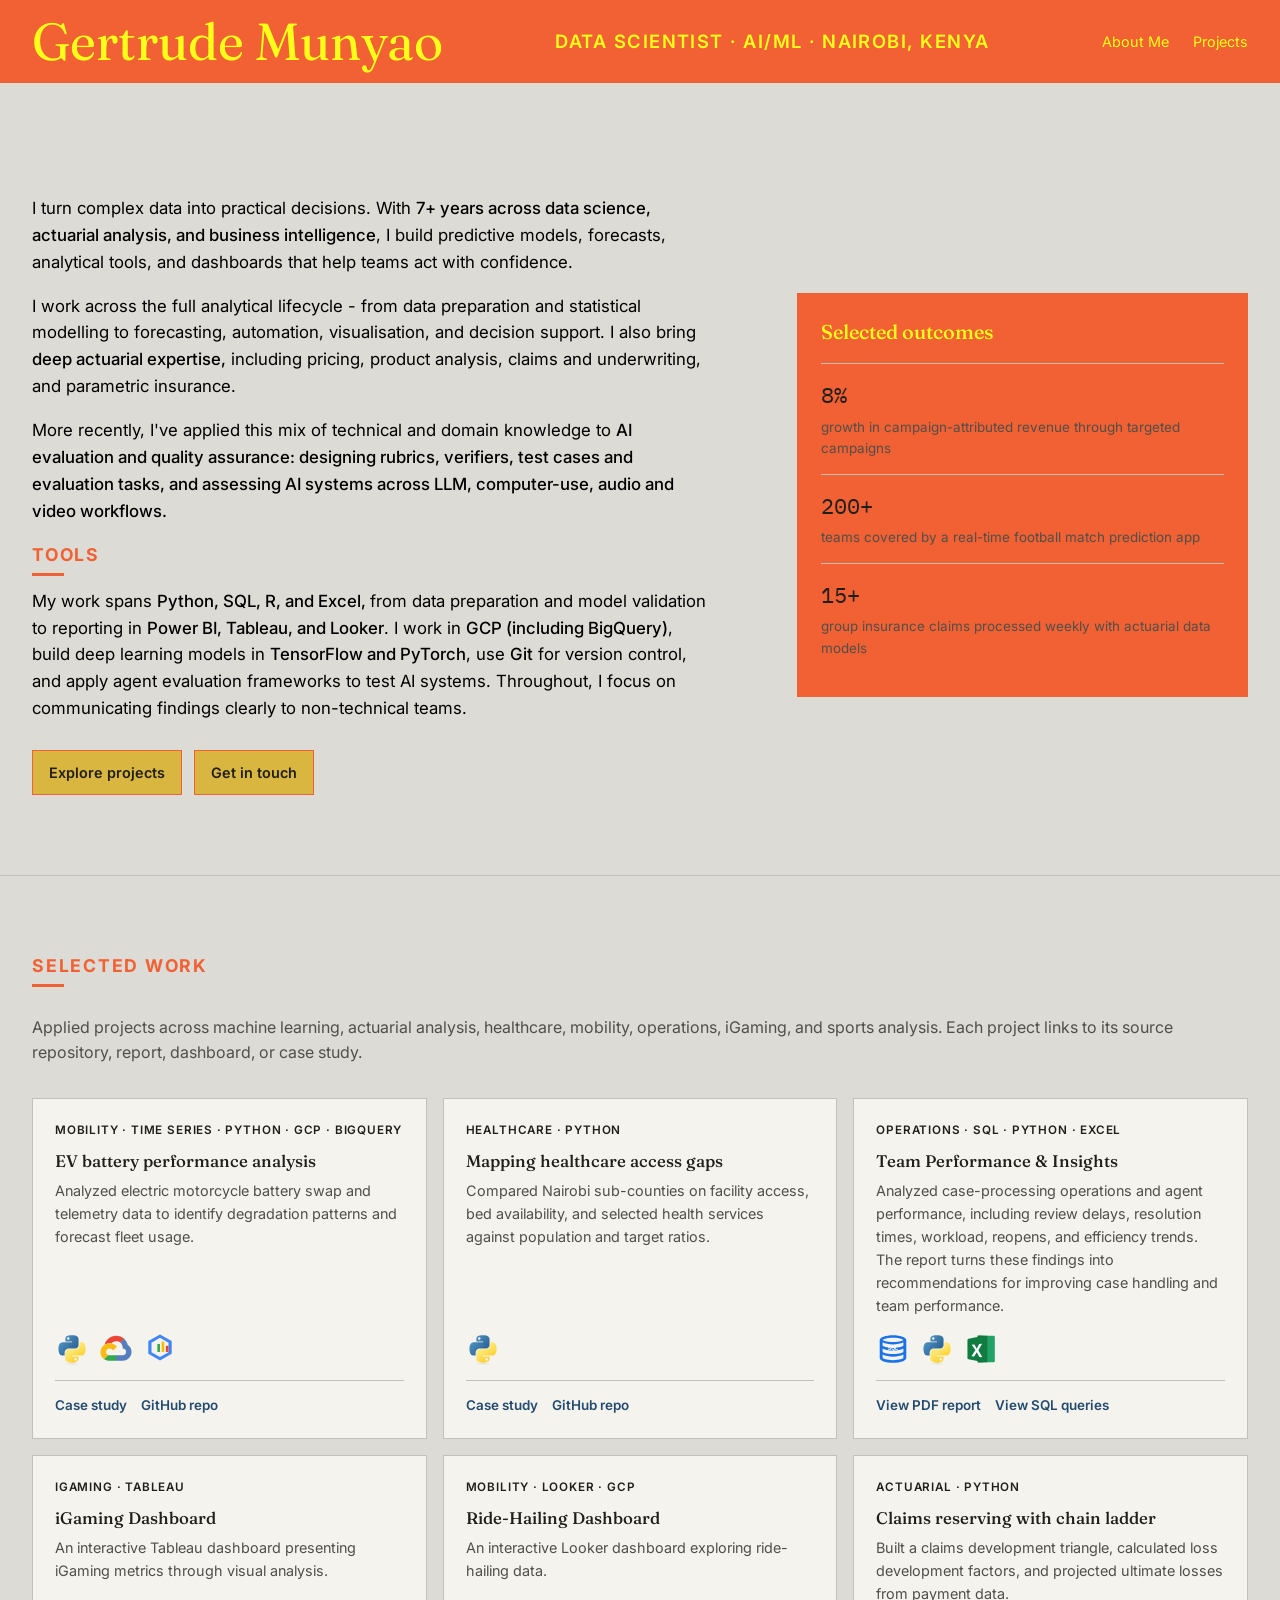
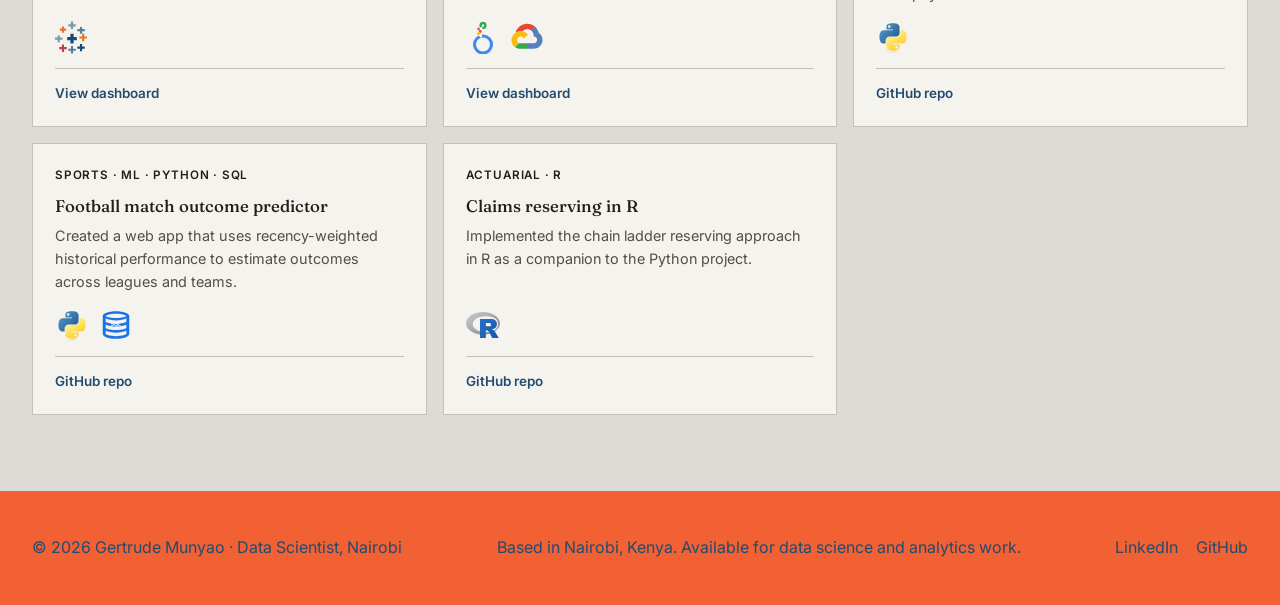
<file: index.html>
<html lang="en">
  <head>
    <meta charset="utf-8" />
    <meta name="viewport" content="width=device-width, initial-scale=1" />
    <meta
      name="description"
      content="Gertrude Munyao is a Nairobi-based data scientist working across machine learning, actuarial analysis, forecasting, and business intelligence."
    />
    <title>Gertrude Munyao | Data Scientist</title>

    <link rel="preconnect" href="https://fonts.googleapis.com" />
    <link rel="preconnect" href="https://fonts.gstatic.com" crossorigin />
    <link
      href="https://fonts.googleapis.com/css2?family=Fraunces:opsz,wght@9..144,500;9..144,600&family=Inter:wght@400;500;600&family=IBM+Plex+Mono:wght@500&display=swap"
      rel="stylesheet"
    />
    <link rel="stylesheet" href="styles.css" />
  </head>

  <body>
    <a class="skip-link" href="#main">Skip to content</a>

    <nav aria-label="Main navigation">
      <div class="wrap">
        <a class="brand" href="#top">Gertrude Munyao</a>
        <p class="eyebrow">Data Scientist · AI/ML · Nairobi, Kenya</p>
        <div class="nav-links">
          <a href="about-me.html">About Me</a>
          <a href="my-projects.html">Projects</a>
        </div>
      </div>
    </nav>

    <main id="main">
      <header class="hero" id="top">
        <div class="wrap hero-grid">
          <div>
            <p class="hero-copy">
              I turn complex data into practical decisions. With
              <strong>7+ years across data science, actuarial analysis, and business intelligence</strong>, I build
              predictive models, forecasts, analytical tools, and dashboards that help teams act with confidence.
            </p>
            <p class="hero-copy">
              I work across the full analytical lifecycle - from data preparation and statistical modelling to
              forecasting, automation, visualisation, and decision support. I also bring
              <strong>deep actuarial expertise,</strong> including pricing, product analysis, claims and underwriting,
              and parametric insurance.
            </p>
            <p class="hero-copy">
              More recently, I've applied this mix of technical and domain knowledge to
              <strong
                >AI evaluation and quality assurance: designing rubrics, verifiers, test cases and evaluation tasks, and
                assessing AI systems across LLM, computer-use, audio and video workflows.</strong
              >
            </p>

            <p class="section-label tools-label">Tools</p>

            <p class="hero-copy">
              My work spans <strong>Python, SQL, R, and Excel, </strong>from data preparation and model validation to
              reporting in <strong>Power BI, Tableau, and Looker</strong>. I work in
              <strong>GCP (including BigQuery)</strong>, build deep learning models in
              <strong>TensorFlow and PyTorch</strong>, use <strong>Git</strong> for version control, and apply agent
              evaluation frameworks to test AI systems. Throughout, I focus on communicating findings clearly to
              non-technical teams.
            </p>
            <div class="hero-actions">
              <a class="button primary" href="my-projects.html">Explore projects</a>
              <a class="button" href="https://www.linkedin.com/in/gertrude-munyao-5137a01b9/">Get in touch</a>
            </div>
          </div>

          <aside class="impact" aria-label="Selected work outcomes">
            <h2>Selected outcomes</h2>
            <div class="impact-item">
              <span class="mono">8%</span>
              <p>growth in campaign-attributed revenue through targeted campaigns</p>
            </div>
            <div class="impact-item">
              <span class="mono">200+</span>
              <p>teams covered by a real-time football match prediction app</p>
            </div>
            <div class="impact-item">
              <span class="mono">15+</span>
              <p>group insurance claims processed weekly with actuarial data models</p>
            </div>
          </aside>
        </div>
      </header>

      <section class="content-section" id="work">
        <div class="wrap">
          <div class="section-heading">
            <div>
              <p class="section-label"><a href="my-projects.html">Selected work</a></p>
            </div>
            <p class="muted">
              Applied projects across machine learning, actuarial analysis, healthcare, mobility, operations, iGaming,
              and sports analysis. Each project links to its source repository, report, dashboard, or case study.
            </p>
          </div>

          <div class="project-grid">
            <article class="project-card">
              <span class="project-type">Mobility · Time series · Python · GCP · BigQuery</span>
              <h3>EV battery performance analysis</h3>
              <p>
                Analyzed electric motorcycle battery swap and telemetry data to identify degradation patterns and
                forecast fleet usage.
              </p>
              <div class="project-tools" aria-label="Tools and languages used">
                <img src="assets/logos/python.svg" alt="Python">
                <img src="assets/logos/google-cloud.svg" alt="Google Cloud Platform">
                <img src="assets/logos/bigquery.svg" alt="BigQuery">
              </div>
              <div class="project-links">
                <a href="projects/ev-battery-performance-analysis.html">Case study</a>
                <a href="https://github.com/MunyaoG/EV-Motorcycles-Battery-Data-Analysis">GitHub repo</a>
              </div>
            </article>

            <article class="project-card">
              <span class="project-type">Healthcare · Python</span>
              <h3>Mapping healthcare access gaps</h3>
              <p>
                Compared Nairobi sub-counties on facility access, bed availability, and selected health services against
                population and target ratios.
              </p>
              <div class="project-tools" aria-label="Tools and languages used">
                <img src="assets/logos/python.svg" alt="Python">
              </div>
              <div class="project-links">
                <a href="projects/nairobi-healthcare-access.html">Case study</a>
                <a href="https://github.com/MunyaoG/healthcare-gaps-analysis-python">GitHub repo</a>
              </div>
            </article>

            <article class="project-card">
              <span class="project-type">Operations · SQL · Python · Excel</span>
              <h3 class="project-title-wrap">Team Performance &amp; Insights</h3>
              <p>
                Analyzed case-processing operations and agent performance, including review delays, resolution times,
                workload, reopens, and efficiency trends. The report turns these findings into recommendations for
                improving case handling and team performance.
              </p>
              <div class="project-tools" aria-label="Tools and languages used">
                <img src="assets/logos/sql.svg" alt="SQL">
                <img src="assets/logos/python.svg" alt="Python">
                <img src="assets/logos/excel.svg" alt="Excel">
              </div>
              <div class="project-links">
                <a href="projects/Team%20Performance%20Analysis%20%26%20Recommendantions.pdf">View PDF report</a>
                <a href="projects/Team-Performance-Project-Queries.sql">View SQL queries</a>
              </div>
            </article>

            <article class="project-card">
              <span class="project-type">iGaming · Tableau</span>
              <h3>iGaming Dashboard</h3>
              <p>
                An interactive Tableau dashboard presenting iGaming metrics through visual analysis.
              </p>
              <div class="project-tools" aria-label="Tools and languages used">
                <img src="assets/logos/tableau.svg" alt="Tableau">
              </div>
              <div class="project-links">
                <a
                  href="https://public.tableau.com/views/iGamingDashboard/Dashboard1?:language=en-GB&amp;:sid=&amp;:redirect=auth&amp;:display_count=n&amp;:origin=viz_share_link"
                  target="_blank"
                  rel="noopener noreferrer"
                  >View dashboard</a
                >
              </div>
            </article>

            <article class="project-card">
              <span class="project-type">Mobility · Looker · GCP</span>
              <h3>Ride-Hailing Dashboard</h3>
              <p>
                An interactive Looker dashboard exploring ride-hailing data.
              </p>
              <div class="project-tools" aria-label="Tools and languages used">
                <img src="assets/logos/looker-studio.svg" alt="Looker">
                <img src="assets/logos/google-cloud.svg" alt="Google Cloud Platform">
              </div>
              <div class="project-links">
                <a
                  href="https://datastudio.google.com/reporting/c533dd17-061c-4fa8-85d5-b64051d76e69/page/p_zcm04hoxxd"
                  target="_blank"
                  rel="noopener noreferrer"
                  >View dashboard</a
                >
              </div>
            </article>

            <article class="project-card">
              <span class="project-type">Actuarial · Python</span>
              <h3>Claims reserving with chain ladder</h3>
              <p>
                Built a claims development triangle, calculated loss development factors, and projected ultimate losses
                from payment data.
              </p>
              <div class="project-tools" aria-label="Tools and languages used">
                <img src="assets/logos/python.svg" alt="Python">
              </div>
              <div class="project-links">
                <a href="https://github.com/MunyaoG/liability-projection-in-python">GitHub repo</a>
              </div>
            </article>

            <article class="project-card">
              <span class="project-type">Sports · ML · Python · SQL</span>
              <h3>Football match outcome predictor</h3>
              <p>
                Created a web app that uses recency-weighted historical performance to estimate outcomes across leagues
                and teams.
              </p>
              <div class="project-tools" aria-label="Tools and languages used">
                <img src="assets/logos/python.svg" alt="Python">
                <img src="assets/logos/sql.svg" alt="SQL">
              </div>
              <div class="project-links">
                <a href="https://github.com/MunyaoG/sports-match-outcome-prediction">GitHub repo</a>
              </div>
            </article>

            <article class="project-card">
              <span class="project-type">Actuarial · R</span>
              <h3>Claims reserving in R</h3>
              <p>
                Implemented the chain ladder reserving approach in R as a companion to the Python project.
              </p>
              <div class="project-tools" aria-label="Tools and languages used">
                <img src="assets/logos/r.svg" alt="R">
              </div>
              <div class="project-links">
                <a href="https://github.com/MunyaoG/liability-projection-in-R">GitHub repo</a>
              </div>
            </article>
          </div>
        </div>
      </section>
    </main>

    <footer>
      <div class="wrap footer-content">
        <p>© 2026 Gertrude Munyao · Data Scientist, Nairobi</p>
        <p>Based in Nairobi, Kenya. Available for data science and analytics work.</p>
        <div class="footer-links">
          <a href="https://www.linkedin.com/in/gertrude-munyao-5137a01b9/">LinkedIn</a>
          <a href="https://github.com/MunyaoG" target="_blank" rel="noopener noreferrer">GitHub</a>
        </div>
      </div>
    </footer>
  </body>
</html>
</file>
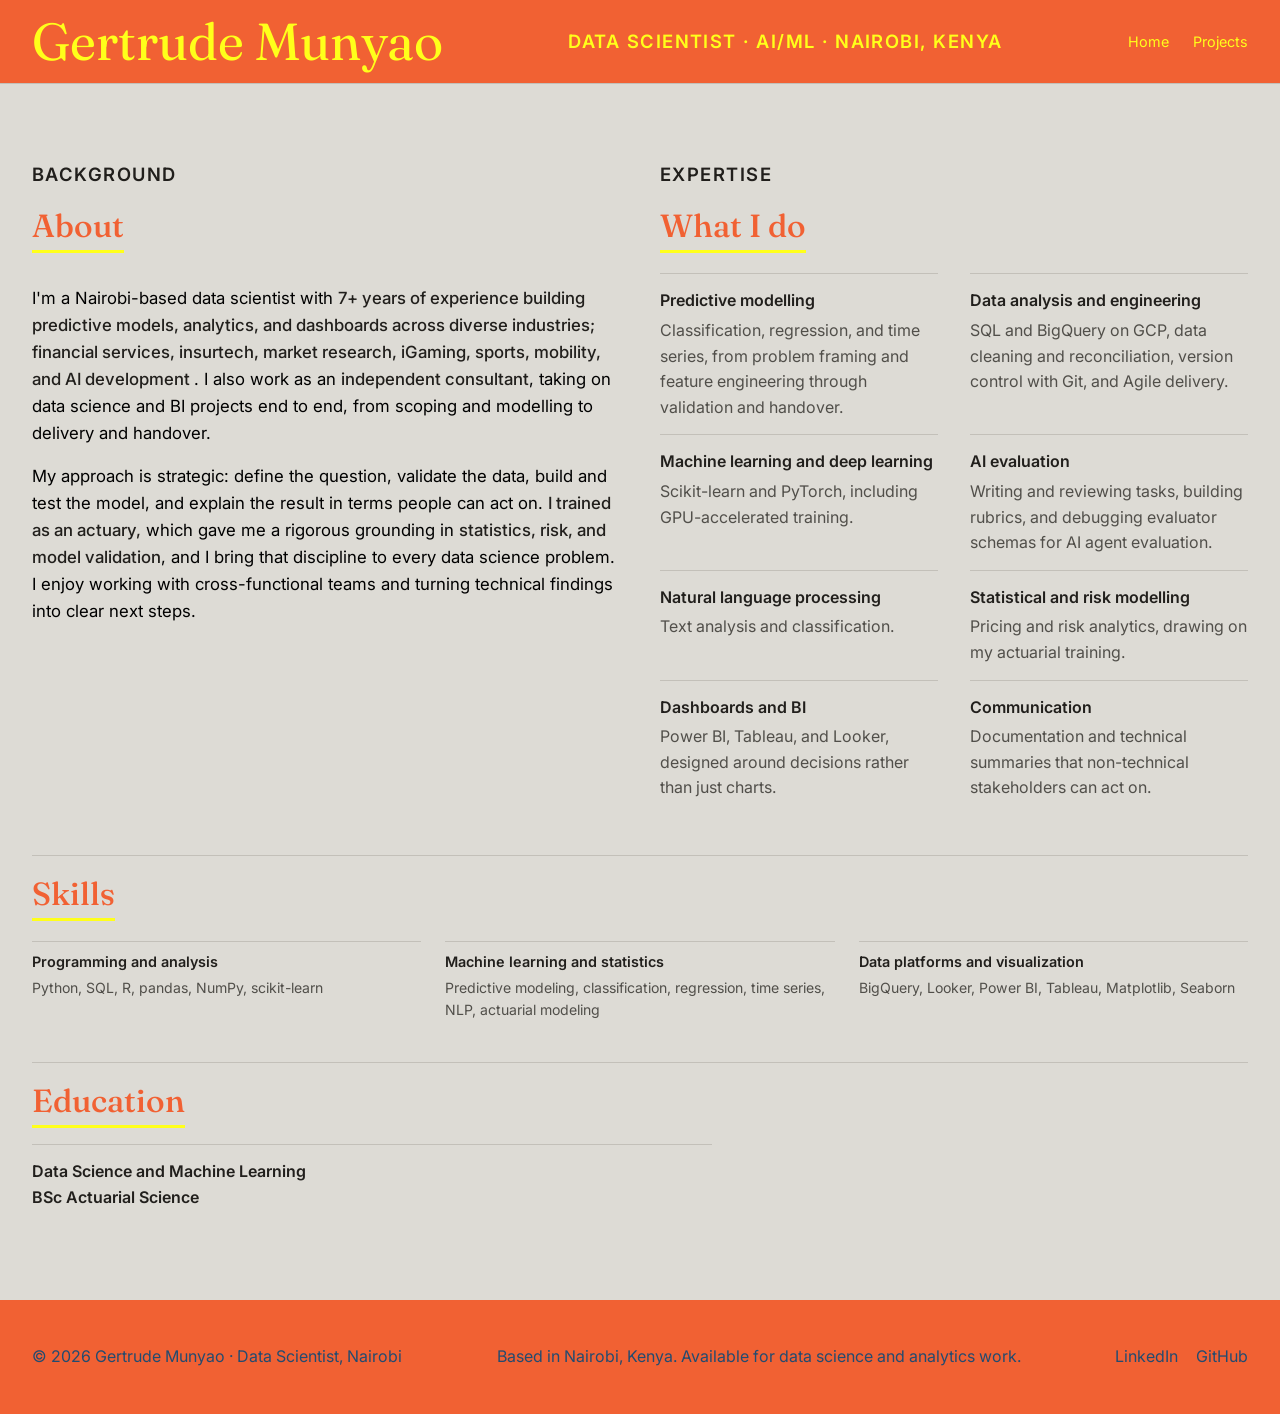
<file: about-me.html>
<!doctype html>
<html lang="en">
  <head>
    <meta charset="utf-8" />
    <meta name="viewport" content="width=device-width, initial-scale=1" />
    <title>About Me | Gertrude Munyao</title>

    <link rel="preconnect" href="https://fonts.googleapis.com" />
    <link rel="preconnect" href="https://fonts.gstatic.com" crossorigin />
    <link
      href="https://fonts.googleapis.com/css2?family=Fraunces:opsz,wght@9..144,500;9..144,600&family=Inter:wght@400;500;600&family=IBM+Plex+Mono:wght@500&display=swap"
      rel="stylesheet"
    />
    <link rel="stylesheet" href="styles.css" />
  </head>

  <body>
    <nav aria-label="Main navigation">
      <div class="wrap">
        <a class="brand" href="index.html">Gertrude Munyao</a>
        <p class="eyebrow">Data Scientist · AI/ML · Nairobi, Kenya</p>
        <div class="nav-links">
          <a href="index.html">Home</a>
          <a href="my-projects.html">Projects</a>
        </div>
      </div>
    </nav>

    <main>
      <section class="content-section" id="about">
        <div class="wrap">
          <div class="about-grid">
            <div class="about-intro">
              <div class="section-heading">
                <div>
                  <p class="eyebrow">Background</p>
                  <h1 class="accent-title">About</h1>
                </div>
              </div>

              <div class="about-copy">
                <p class="hero-copy">
                  I'm a Nairobi-based data scientist with <strong>
                    7+ years of experience building predictive models, analytics, and dashboards across
                    diverse industries; financial services, insurtech, market research, iGaming, sports,
                    mobility, and AI development
                  </strong>. I also work as an <strong>independent consultant</strong>, taking on data
                  science and BI projects end to end, from scoping and modelling to delivery and handover.
                </p>
                <p class="hero-copy">
                  My approach is strategic: define the question, validate the data, build and test the
                  model, and explain the result in terms people can act on.
                  <strong>I trained as an actuary,</strong> which gave me a rigorous grounding in
                  <strong>statistics, risk, and model validation</strong>, and I bring that discipline to
                  every data science problem. I enjoy working with cross-functional teams and turning
                  technical findings into clear next steps.
                </p>
              </div>
            </div>

            <section class="capabilities" aria-labelledby="capabilities-heading">
              <p class="eyebrow">Expertise</p>
              <h2 class="accent-title" id="capabilities-heading">What I do</h2>
              <ul class="capability-list">
                <li style="font-size: 1rem">
                  <strong>Predictive modelling</strong>
                  Classification, regression, and time series, from problem framing and feature engineering
                  through validation and handover.
                </li>
                <li style="font-size: 1rem">
                  <strong>Machine learning and deep learning</strong>
                  Scikit-learn and PyTorch, including GPU-accelerated training.
                </li>
                <li style="font-size: 1rem">
                  <strong>Natural language processing</strong>
                  Text analysis and classification.
                </li>
                <li style="font-size: 1rem">
                  <strong>Dashboards and BI</strong>
                  Power BI, Tableau, and Looker, designed around decisions rather than just charts.
                </li>
                <li style="font-size: 1rem">
                  <strong>Data analysis and engineering</strong>
                  SQL and BigQuery on GCP, data cleaning and reconciliation, version control with Git, and
                  Agile delivery.
                </li>
                <li style="font-size: 1rem">
                  <strong>AI evaluation</strong>
                  Writing and reviewing tasks, building rubrics, and debugging evaluator schemas for AI agent
                  evaluation.
                </li>
                <li style="font-size: 1rem">
                  <strong>Statistical and risk modelling</strong>
                  Pricing and risk analytics, drawing on my actuarial training.
                </li>
                <li style="font-size: 1rem">
                  <strong>Communication</strong>
                  Documentation and technical summaries that non-technical stakeholders can act on.
                </li>
              </ul>
            </section>

            <section class="skills" aria-labelledby="skills-heading">
              <h2 class="accent-title" id="skills-heading">Skills</h2>
              <div class="skills-list">
                <div class="skill-group">
                  <h3>Programming and analysis</h3>
                  <p>Python, SQL, R, pandas, NumPy, scikit-learn</p>
                </div>
                <div class="skill-group">
                  <h3>Machine learning and statistics</h3>
                  <p>Predictive modeling, classification, regression, time series, NLP, actuarial modeling</p>
                </div>
                <div class="skill-group">
                  <h3>Data platforms and visualization</h3>
                  <p>BigQuery, Looker, Power BI, Tableau, Matplotlib, Seaborn</p>
                </div>
              </div>
            </section>

            <section class="education" aria-labelledby="education-heading">
              <h2 class="accent-title" id="education-heading">Education</h2>
              <ul class="education-list">
                <li>
                  <strong>Data Science and Machine Learning</strong>
                  <strong>BSc Actuarial Science</strong>
                </li>
              </ul>
            </section>
          </div>
        </div>
      </section>
    </main>

    <footer>
      <div class="wrap footer-content">
        <p>© 2026 Gertrude Munyao · Data Scientist, Nairobi</p>
        <p>Based in Nairobi, Kenya. Available for data science and analytics work.</p>
        <div class="footer-links">
          <a href="https://www.linkedin.com/in/gertrude-munyao-5137a01b9/">LinkedIn</a>
          <a href="https://github.com/MunyaoG" target="_blank" rel="noopener noreferrer">GitHub</a>
        </div>
      </div>
    </footer>
  </body>
</html>
</file>
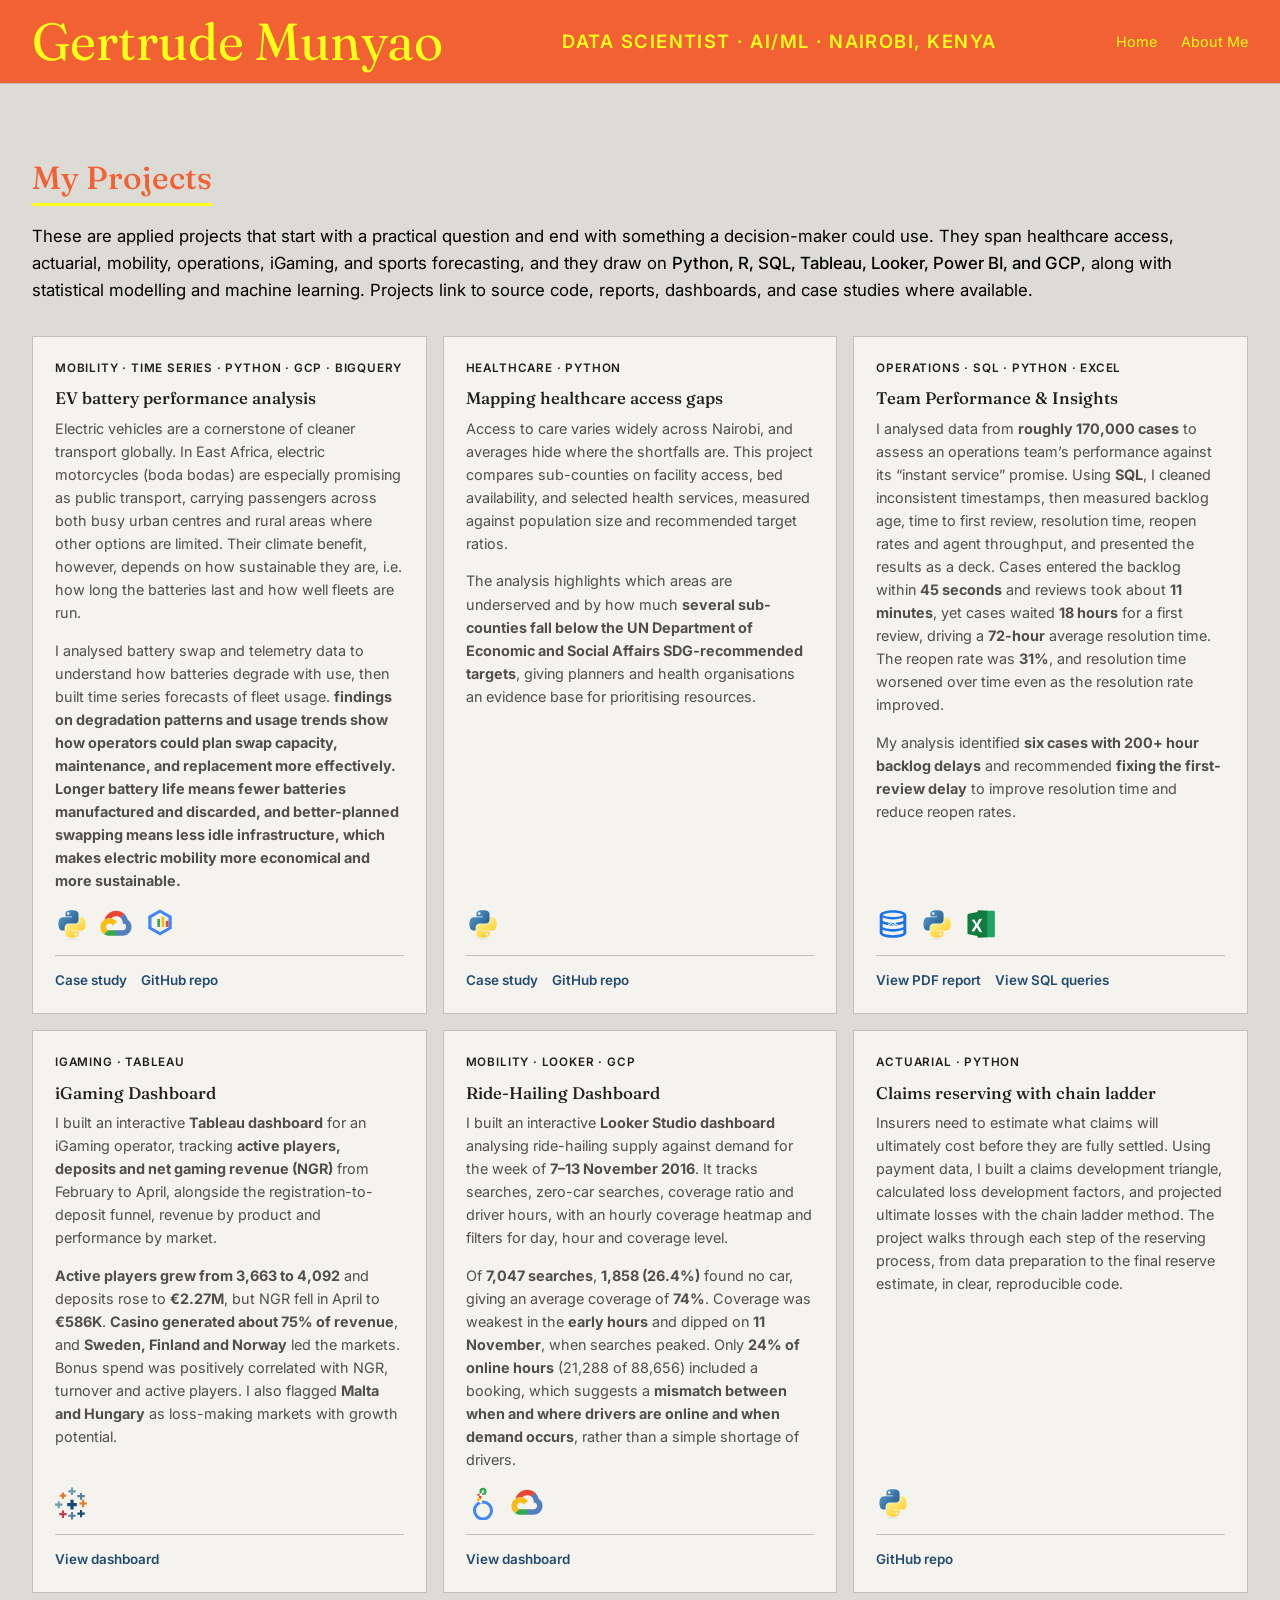
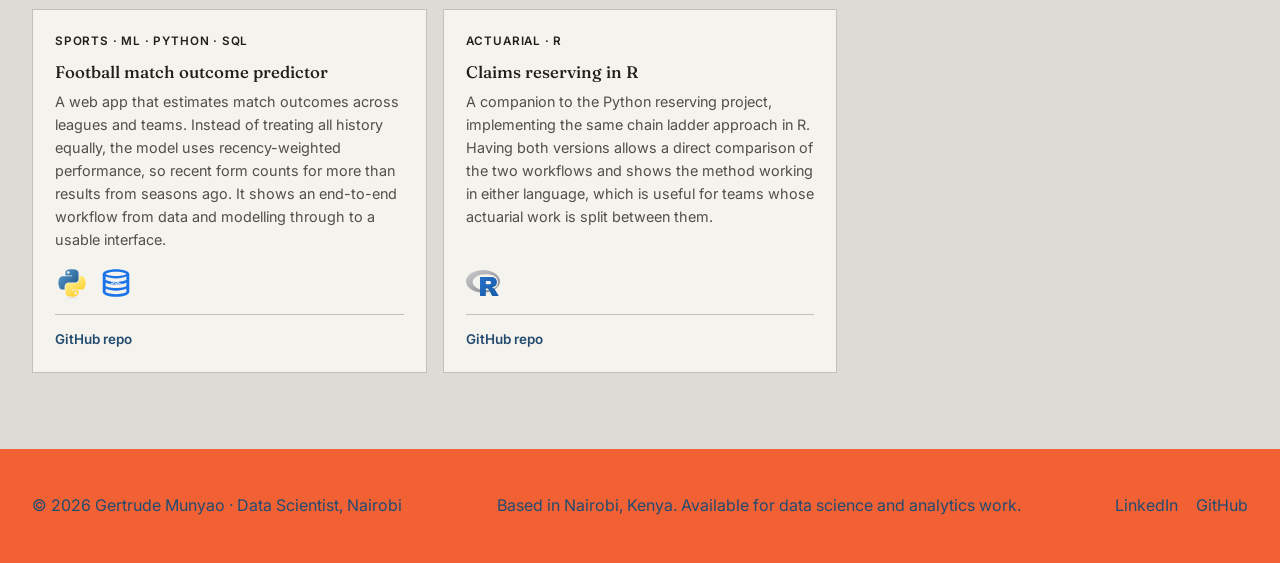
<file: my-projects.html>
<!doctype html>
<html lang="en">
  <head>
    <meta charset="utf-8" />
    <meta name="viewport" content="width=device-width, initial-scale=1" />
    <meta
      name="description"
      content="Selected data science, actuarial, machine learning, and forecasting projects by Gertrude Munyao."
    />
    <title>Projects | Gertrude Munyao</title>

    <link rel="preconnect" href="https://fonts.googleapis.com" />
    <link rel="preconnect" href="https://fonts.gstatic.com" crossorigin />
    <link
      href="https://fonts.googleapis.com/css2?family=Fraunces:opsz,wght@9..144,500;9..144,600&family=Inter:wght@400;500;600&family=IBM+Plex+Mono:wght@500&display=swap"
      rel="stylesheet"
    />
    <link rel="stylesheet" href="styles.css" />
  </head>

  <body>
    <nav aria-label="Main navigation">
      <div class="wrap">
        <a class="brand" href="index.html">Gertrude Munyao</a>
        <p class="eyebrow">Data Scientist · AI/ML · Nairobi, Kenya</p>
        <div class="nav-links">
          <a href="index.html">Home</a>
          <a href="about-me.html">About Me</a>
        </div>
      </div>
    </nav>

    <main>
      <section class="content-section" id="work">
        <div class="wrap">
          <div class="section-heading">
            <div>
              <h1 class="accent-title">My Projects</h1>
            </div>
            <p class="hero-copy">
              These are applied projects that start with a practical question and end with something a
              decision-maker could use. They span healthcare access, actuarial, mobility, operations, iGaming,
              and sports forecasting, and they draw on
              <strong>Python, R, SQL, Tableau, Looker, Power BI, and GCP</strong>, along with statistical
              modelling and machine learning. Projects link to source code, reports, dashboards, and case
              studies where available.
            </p>
          </div>

          <div class="project-grid">
            <article class="project-card">
              <span class="project-type">Mobility · Time series · Python · GCP · BigQuery</span>
              <h3>EV battery performance analysis</h3>
              <p>
                Electric vehicles are a cornerstone of cleaner transport globally. In East Africa, electric
                motorcycles (boda bodas) are especially promising as public transport, carrying passengers
                across both busy urban centres and rural areas where other options are limited. Their climate
                benefit, however, depends on how sustainable they are, i.e. how long the batteries last
                and how well fleets are run.
              </p>
              <p>
                I analysed battery swap and telemetry data to understand how batteries degrade with use, then
                built time series forecasts of fleet usage.
                <strong
                  >findings on degradation patterns and usage trends show how operators could plan swap
                  capacity, maintenance, and replacement more effectively. Longer battery life means fewer
                  batteries manufactured and discarded, and better-planned swapping means less idle
                  infrastructure, which makes electric mobility more economical and more sustainable.</strong
                >
              </p>
              <div class="project-tools" aria-label="Tools and languages used">
                <img src="assets/logos/python.svg" alt="Python" />
                <img src="assets/logos/google-cloud.svg" alt="Google Cloud Platform" />
                <img src="assets/logos/bigquery.svg" alt="BigQuery" />
              </div>
              <div class="project-links">
                <a href="projects/ev-battery-performance-analysis.html">Case study</a>
                <a href="https://github.com/MunyaoG/EV-Motorcycles-Battery-Data-Analysis">GitHub repo</a>
              </div>
            </article>

            <article class="project-card">
              <span class="project-type">Healthcare · Python</span>
              <h3>Mapping healthcare access gaps</h3>
              <p>
                Access to care varies widely across Nairobi, and averages hide where the shortfalls are.
                This project compares sub-counties on facility access, bed availability, and selected health
                services, measured against population size and recommended target ratios.
              </p>
              <p>
                The analysis highlights which areas are underserved and by how much
                <strong
                  >several sub-counties fall below the UN Department of Economic and Social Affairs
                  SDG-recommended targets</strong
                >,
                giving planners and health organisations an evidence base for prioritising resources.
              </p>
              <div class="project-tools" aria-label="Tools and languages used">
                <img src="assets/logos/python.svg" alt="Python" />
              </div>
              <div class="project-links">
                <a href="projects/nairobi-healthcare-access.html">Case study</a>
                <a href="https://github.com/MunyaoG/healthcare-gaps-analysis-python">GitHub repo</a>
              </div>
            </article>

            <article class="project-card">
              <span class="project-type">Operations · SQL · Python · Excel</span>
              <h3>Team Performance &amp; Insights</h3>
              <p>
                I analysed data from <strong>roughly 170,000 cases</strong> to assess an operations
                team’s performance against its “instant service” promise. Using <strong>SQL</strong>,
                I cleaned inconsistent timestamps, then measured backlog age, time to first review,
                resolution time, reopen rates and agent throughput, and presented the results as a deck.
                Cases entered the backlog within <strong>45 seconds</strong> and reviews took about
                <strong>11 minutes</strong>, yet cases waited <strong>18 hours</strong> for a first review,
                driving a <strong>72-hour</strong> average resolution time. The reopen rate was
                <strong>31%</strong>, and resolution time worsened over time even as the resolution rate
                improved.
              </p>
              <p>
                My analysis identified <strong>six cases with 200+ hour backlog delays</strong> and
                recommended <strong>fixing the first-review delay</strong> to improve resolution time and
                reduce reopen rates.
              </p>
              <div class="project-tools" aria-label="Tools and languages used">
                <img src="assets/logos/sql.svg" alt="SQL" />
                <img src="assets/logos/python.svg" alt="Python" />
                <img src="assets/logos/excel.svg" alt="Excel" />
              </div>
              <div class="project-links">
                <a href="projects/Team%20Performance%20Analysis%20%26%20Recommendantions.pdf">
                  View PDF report
                </a>
                <a href="projects/Team-Performance-Project-Queries.sql">View SQL queries</a>
              </div>
            </article>

            <article class="project-card">
              <span class="project-type">iGaming · Tableau</span>
              <h3>iGaming Dashboard</h3>
              <p>
                I built an interactive <strong>Tableau dashboard</strong> for an iGaming operator, tracking
                <strong>active players, deposits and net gaming revenue (NGR)</strong> from February to April,
                alongside the registration-to-deposit funnel, revenue by product and performance by market.
              </p>
              <p>
                <strong>Active players grew from 3,663 to 4,092</strong> and deposits rose to
                <strong>€2.27M</strong>, but NGR fell in April to <strong>€586K</strong>.
                <strong>Casino generated about 75% of revenue</strong>, and
                <strong>Sweden, Finland and Norway</strong> led the markets. Bonus spend was positively
                correlated with NGR, turnover and active players. I also flagged
                <strong>Malta and Hungary</strong> as loss-making markets with growth potential.
              </p>
              <div class="project-tools" aria-label="Tools and languages used">
                <img src="assets/logos/tableau.svg" alt="Tableau" />
              </div>
              <div class="project-links">
                <a
                  href="https://public.tableau.com/views/iGamingDashboard/Dashboard1?:language=en-GB&amp;:sid=&amp;:redirect=auth&amp;:display_count=n&amp;:origin=viz_share_link"
                  target="_blank"
                  rel="noopener noreferrer"
                  >View dashboard</a
                >
              </div>
            </article>

            <article class="project-card">
              <span class="project-type">Mobility · Looker · GCP</span>
              <h3>Ride-Hailing Dashboard</h3>
              <p>
                I built an interactive <strong>Looker Studio dashboard</strong> analysing ride-hailing
                supply against demand for the week of <strong>7–13 November 2016</strong>. It tracks
                searches, zero-car searches, coverage ratio and driver hours, with an hourly coverage
                heatmap and filters for day, hour and coverage level.
              </p>
              <p>
                Of <strong>7,047 searches</strong>, <strong>1,858 (26.4%)</strong> found no car, giving
                an average coverage of <strong>74%</strong>. Coverage was weakest in the
                <strong>early hours</strong> and dipped on <strong>11 November</strong>, when searches
                peaked. Only <strong>24% of online hours</strong> (21,288 of 88,656) included a booking,
                which suggests a
                <strong>mismatch between when and where drivers are online and when demand occurs</strong>,
                rather than a simple shortage of drivers.
              </p>
              <div class="project-tools" aria-label="Tools and languages used">
                <img src="assets/logos/looker-studio.svg" alt="Looker" />
                <img src="assets/logos/google-cloud.svg" alt="Google Cloud Platform" />
              </div>
              <div class="project-links">
                <a
                  href="https://datastudio.google.com/reporting/c533dd17-061c-4fa8-85d5-b64051d76e69/page/p_zcm04hoxxd"
                  target="_blank"
                  rel="noopener noreferrer"
                  >View dashboard</a
                >
              </div>
            </article>

            <article class="project-card">
              <span class="project-type">Actuarial · Python</span>
              <h3>Claims reserving with chain ladder</h3>
              <p>
                Insurers need to estimate what claims will ultimately cost before they are fully settled.
                Using payment data, I built a claims development triangle, calculated loss development
                factors, and projected ultimate losses with the chain ladder method. The project walks
                through each step of the reserving process, from data preparation to the final reserve
                estimate, in clear, reproducible code.
              </p>
              <div class="project-tools" aria-label="Tools and languages used">
                <img src="assets/logos/python.svg" alt="Python" />
              </div>
              <div class="project-links">
                <a href="https://github.com/MunyaoG/liability-projection-in-python">GitHub repo</a>
              </div>
            </article>

            <article class="project-card">
              <span class="project-type">Sports · ML · Python · SQL</span>
              <h3>Football match outcome predictor</h3>
              <p>
                A web app that estimates match outcomes across leagues and teams. Instead of treating all
                history equally, the model uses recency-weighted performance, so recent form counts for
                more than results from seasons ago. It shows an end-to-end workflow from data and modelling
                through to a usable interface.
              </p>
              <div class="project-tools" aria-label="Tools and languages used">
                <img src="assets/logos/python.svg" alt="Python" />
                <img src="assets/logos/sql.svg" alt="SQL" />
              </div>
              <div class="project-links">
                <a href="https://github.com/MunyaoG/sports-match-outcome-prediction">GitHub repo</a>
              </div>
            </article>

            <article class="project-card">
              <span class="project-type">Actuarial · R</span>
              <h3>Claims reserving in R</h3>
              <p>
                A companion to the Python reserving project, implementing the same chain ladder approach
                in R. Having both versions allows a direct comparison of the two workflows and shows the
                method working in either language, which is useful for teams whose actuarial work is split
                between them.
              </p>
              <div class="project-tools" aria-label="Tools and languages used">
                <img src="assets/logos/r.svg" alt="R" />
              </div>
              <div class="project-links">
                <a href="https://github.com/MunyaoG/liability-projection-in-R">GitHub repo</a>
              </div>
            </article>
          </div>
        </div>
      </section>
    </main>

    <footer>
      <div class="wrap footer-content">
        <p>© 2026 Gertrude Munyao · Data Scientist, Nairobi</p>
        <p>Based in Nairobi, Kenya. Available for data science and analytics work.</p>
        <div class="footer-links">
          <a href="https://www.linkedin.com/in/gertrude-munyao-5137a01b9/">LinkedIn</a>
          <a href="https://github.com/MunyaoG" target="_blank" rel="noopener noreferrer">GitHub</a>
        </div>
      </div>
    </footer>
  </body>
</html>
</file>
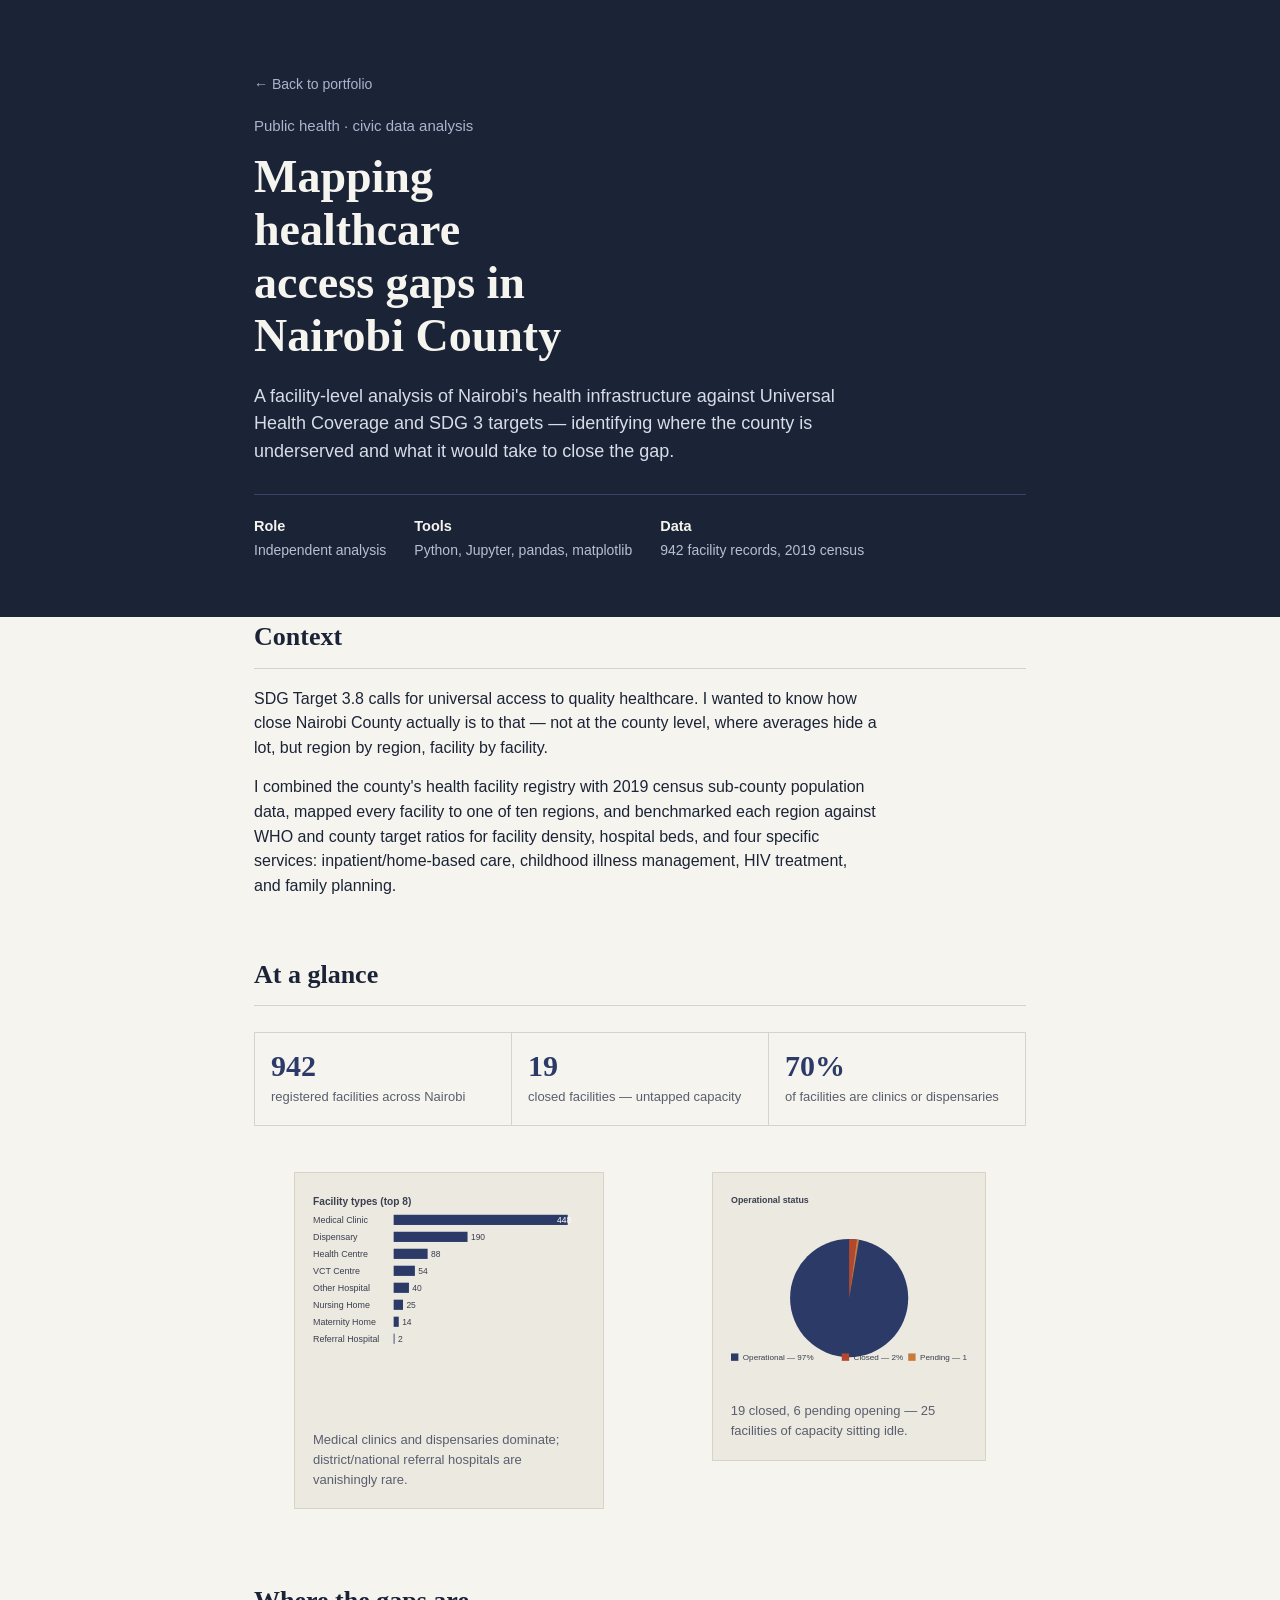
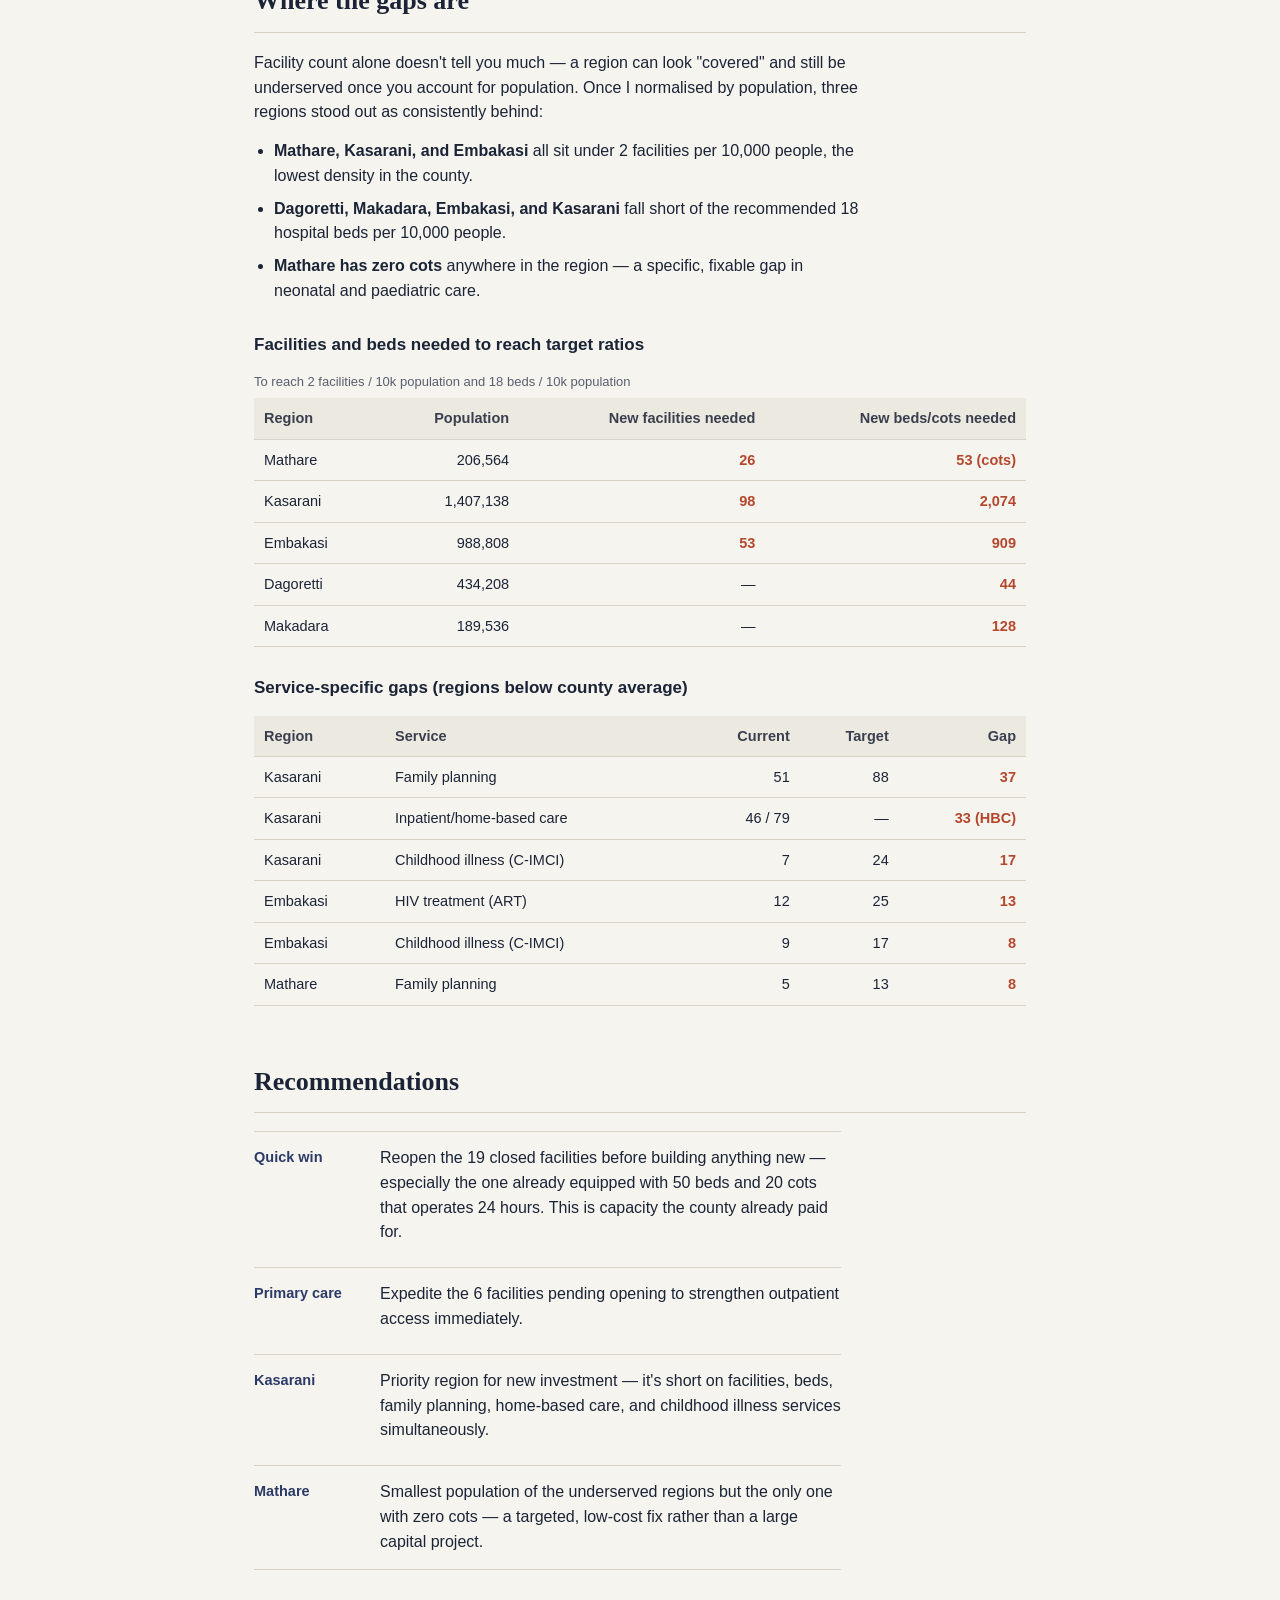
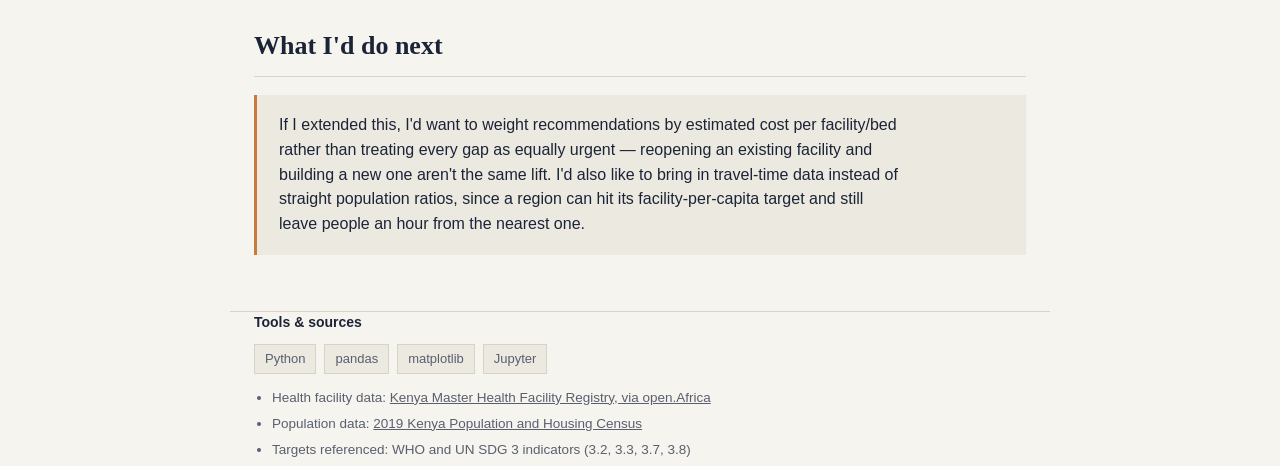
<file: nairobi-healthcare-access.html>
<!DOCTYPE html>
<html lang="en">
<head>
<meta charset="UTF-8">
<meta name="viewport" content="width=device-width, initial-scale=1">
<title>Mapping Healthcare Access Gaps in Nairobi County — Gertrude</title>
<style>
  :root{
    --ink:#1B2436;
    --paper:#F6F4EF;
    --paper-dim:#ECE9E1;
    --line:#D8D3C6;
    --accent:#2B3A67;
    --accent-warm:#C97A3D;
    --good:#3E7C59;
    --bad:#B4482E;
    --serif: "Source Serif 4", Georgia, "Times New Roman", serif;
    --sans: "IBM Plex Sans", -apple-system, BlinkMacSystemFont, "Segoe UI", sans-serif;
  }
  @font-face{font-family:"Source Serif 4";src:local("Source Serif 4");}
  *{box-sizing:border-box;}
  html{scroll-behavior:smooth;}
  body{
    margin:0;
    background:var(--paper);
    color:var(--ink);
    font-family:var(--sans);
    line-height:1.55;
  }
  a{color:var(--accent);}
  .wrap{max-width:820px;margin:0 auto;padding:0 24px;}

  header.hero{
    background:var(--ink);
    color:var(--paper);
    padding:72px 0 56px;
  }
  header.hero .kicker{
    font-size:15px;
    color:#A9B4CE;
    margin:0 0 14px;
  }
  header.hero h1{
    font-family:var(--serif);
    font-weight:600;
    font-size:clamp(30px,4.6vw,46px);
    line-height:1.15;
    margin:0 0 20px;
    max-width:14ch;
  }
  header.hero p.lede{
    font-size:18px;
    max-width:62ch;
    color:#D8DCE8;
    margin:0 0 28px;
  }
  .meta-row{
    display:flex;
    flex-wrap:wrap;
    gap:28px;
    border-top:1px solid #384463;
    padding-top:20px;
    font-size:14px;
    color:#B7BFD6;
  }
  .meta-row strong{display:block;color:var(--paper);font-weight:600;font-size:14.5px;margin-bottom:2px;}

  main{padding:56px 0 40px;}
  section{margin-bottom:56px;}
  h2{
    font-family:var(--serif);
    font-size:26px;
    font-weight:600;
    margin:0 0 18px;
    padding-bottom:10px;
    border-bottom:1px solid var(--line);
  }
  h3{font-size:17px;margin:28px 0 10px;font-weight:600;}
  p{margin:0 0 14px;font-size:16px;max-width:70ch;}
  ul{margin:0 0 16px;padding-left:20px;}
  li{margin-bottom:8px;max-width:66ch;}

  .stat-strip{
    display:grid;
    grid-template-columns:repeat(3,1fr);
    gap:1px;
    background:var(--line);
    border:1px solid var(--line);
    margin:26px 0 30px;
  }
  .stat{background:var(--paper);padding:18px 16px;}
  .stat .n{font-family:var(--serif);font-size:30px;font-weight:600;color:var(--accent);line-height:1;}
  .stat .l{font-size:13px;color:#5A5F6E;margin-top:6px;}

  .charts{
    display:grid;
    grid-template-columns:1.1fr 1fr;
    gap:28px;
    align-items:start;
    margin:8px 0 8px;
  }
  @media (max-width:680px){ .charts{grid-template-columns:1fr;} }
  .chart-card{background:var(--paper-dim);border:1px solid var(--line);padding:18px;}
  .chart-card figcaption{font-size:13px;color:#5A5F6E;margin-top:10px;}

  table{width:100%;border-collapse:collapse;font-size:14.5px;margin:14px 0 8px;}
  caption{text-align:left;font-size:13px;color:#5A5F6E;margin-bottom:6px;caption-side:top;}
  th,td{text-align:left;padding:9px 10px;border-bottom:1px solid var(--line);}
  th{font-weight:600;color:#3A3F4E;background:var(--paper-dim);}
  td.num, th.num{text-align:right;font-variant-numeric:tabular-nums;}
  tr td.flag{color:var(--bad);font-weight:600;}

  .rec-list{list-style:none;padding:0;margin:0;}
  .rec-list li{
    padding:14px 0 14px 0;
    border-top:1px solid var(--line);
    display:grid;
    grid-template-columns:110px 1fr;
    gap:16px;
  }
  .rec-list li:last-child{border-bottom:1px solid var(--line);}
  .rec-list .region{font-weight:600;color:var(--accent);font-size:14.5px;}
  @media (max-width:560px){ .rec-list li{grid-template-columns:1fr;gap:4px;} }

  .reflection{
    background:var(--paper-dim);
    border-left:3px solid var(--accent-warm);
    padding:18px 22px;
  }

  footer{
    border-top:1px solid var(--line);
    padding:30px 0 60px;
    font-size:13.5px;
    color:#5A5F6E;
  }
  footer a{color:#5A5F6E;text-decoration:underline;}
  footer h3{font-size:14px;margin:0 0 10px;color:var(--ink);}
  footer ul{padding-left:18px;margin:0;}
  footer li{margin-bottom:5px;}

  .tools{display:flex;flex-wrap:wrap;gap:8px;margin-top:6px;}
  .tools span{
    font-size:13px;
    background:var(--paper-dim);
    border:1px solid var(--line);
    padding:4px 10px;
  }
</style>
</head>
<body>

<header class="hero">
  <div class="wrap">
    <a href="../index.html" style="color:#A9B4CE;font-size:14px;text-decoration:none;display:inline-block;margin-bottom:18px;">&larr; Back to portfolio</a>
    <p class="kicker">Public health &middot; civic data analysis</p>
    <h1>Mapping healthcare access gaps in Nairobi County</h1>
    <p class="lede">A facility-level analysis of Nairobi's health infrastructure against Universal Health Coverage and SDG 3 targets — identifying where the county is underserved and what it would take to close the gap.</p>
    <div class="meta-row">
      <div><strong>Role</strong>Independent analysis</div>
      <div><strong>Tools</strong>Python, Jupyter, pandas, matplotlib</div>
      <div><strong>Data</strong>942 facility records, 2019 census</div>
    </div>
  </div>
</header>

<main class="wrap">

  <section>
    <h2>Context</h2>
    <p>SDG Target 3.8 calls for universal access to quality healthcare. I wanted to know how close Nairobi County actually is to that — not at the county level, where averages hide a lot, but region by region, facility by facility.</p>
    <p>I combined the county's health facility registry with 2019 census sub-county population data, mapped every facility to one of ten regions, and benchmarked each region against WHO and county target ratios for facility density, hospital beds, and four specific services: inpatient/home-based care, childhood illness management, HIV treatment, and family planning.</p>
  </section>

  <section>
    <h2>At a glance</h2>
    <div class="stat-strip">
      <div class="stat"><div class="n">942</div><div class="l">registered facilities across Nairobi</div></div>
      <div class="stat"><div class="n">19</div><div class="l">closed facilities — untapped capacity</div></div>
      <div class="stat"><div class="n">70%</div><div class="l">of facilities are clinics or dispensaries</div></div>
    </div>

    <div class="charts">
      <figure class="chart-card">
        <svg viewBox="0 0 320 260" width="100%" role="img" aria-label="Bar chart of facility types">
          <text x="0" y="16" font-size="12" fill="#3A3F4E" font-family="IBM Plex Sans, sans-serif" font-weight="600">Facility types (top 8)</text>
          <!-- bars -->
          <g font-family="IBM Plex Sans, sans-serif" font-size="10.5" fill="#3A3F4E">
            <!-- max 448 -->
            <text x="0" y="38">Medical Clinic</text><rect x="95" y="28" width="205" height="12" fill="#2B3A67"/><text x="304" y="38" text-anchor="end" fill="#fff" font-size="10">448</text>
            <text x="0" y="58">Dispensary</text><rect x="95" y="48" width="87" height="12" fill="#2B3A67"/><text x="186" y="58" font-size="10">190</text>
            <text x="0" y="78">Health Centre</text><rect x="95" y="68" width="40" height="12" fill="#2B3A67"/><text x="139" y="78" font-size="10">88</text>
            <text x="0" y="98">VCT Centre</text><rect x="95" y="88" width="25" height="12" fill="#2B3A67"/><text x="124" y="98" font-size="10">54</text>
            <text x="0" y="118">Other Hospital</text><rect x="95" y="108" width="18" height="12" fill="#2B3A67"/><text x="117" y="118" font-size="10">40</text>
            <text x="0" y="138">Nursing Home</text><rect x="95" y="128" width="11" height="12" fill="#2B3A67"/><text x="110" y="138" font-size="10">25</text>
            <text x="0" y="158">Maternity Home</text><rect x="95" y="148" width="6" height="12" fill="#2B3A67"/><text x="105" y="158" font-size="10">14</text>
            <text x="0" y="178">Referral Hospital</text><rect x="95" y="168" width="1" height="12" fill="#2B3A67"/><text x="100" y="178" font-size="10">2</text>
          </g>
        </svg>
        <figcaption>Medical clinics and dispensaries dominate; district/national referral hospitals are vanishingly rare.</figcaption>
      </figure>

      <figure class="chart-card">
        <svg viewBox="0 0 320 260" width="100%" role="img" aria-label="Pie chart of facility operational status">
          <text x="0" y="16" font-size="12" fill="#3A3F4E" font-family="IBM Plex Sans, sans-serif" font-weight="600">Operational status</text>
          <g transform="translate(160,145)">
            <circle r="80" fill="#2B3A67"/>
            <!-- non-operational 19/942 = 7.3deg; pending 6/942=2.3deg -->
            <path d="M0 0 L0 -80 A80 80 0 0 1 10.2 -79.3 Z" fill="#B4482E"/>
            <path d="M0 0 L10.2 -79.3 A80 80 0 0 1 13.4 -79 Z" fill="#C97A3D"/>
          </g>
          <g font-family="IBM Plex Sans, sans-serif" font-size="11" fill="#3A3F4E">
            <rect x="0" y="220" width="10" height="10" fill="#2B3A67"/><text x="16" y="229">Operational — 97%</text>
            <rect x="150" y="220" width="10" height="10" fill="#B4482E"/><text x="166" y="229">Closed — 2%</text>
            <rect x="240" y="220" width="10" height="10" fill="#C97A3D"/><text x="256" y="229">Pending — 1%</text>
          </g>
        </svg>
        <figcaption>19 closed, 6 pending opening — 25 facilities of capacity sitting idle.</figcaption>
      </figure>
    </div>
  </section>

  <section>
    <h2>Where the gaps are</h2>
    <p>Facility count alone doesn't tell you much — a region can look "covered" and still be underserved once you account for population. Once I normalised by population, three regions stood out as consistently behind:</p>
    <ul>
      <li><strong>Mathare, Kasarani, and Embakasi</strong> all sit under 2 facilities per 10,000 people, the lowest density in the county.</li>
      <li><strong>Dagoretti, Makadara, Embakasi, and Kasarani</strong> fall short of the recommended 18 hospital beds per 10,000 people.</li>
      <li><strong>Mathare has zero cots</strong> anywhere in the region — a specific, fixable gap in neonatal and paediatric care.</li>
    </ul>

    <h3>Facilities and beds needed to reach target ratios</h3>
    <table>
      <caption>To reach 2 facilities / 10k population and 18 beds / 10k population</caption>
      <thead>
        <tr><th>Region</th><th class="num">Population</th><th class="num">New facilities needed</th><th class="num">New beds/cots needed</th></tr>
      </thead>
      <tbody>
        <tr><td>Mathare</td><td class="num">206,564</td><td class="num flag">26</td><td class="num flag">53 (cots)</td></tr>
        <tr><td>Kasarani</td><td class="num">1,407,138</td><td class="num flag">98</td><td class="num flag">2,074</td></tr>
        <tr><td>Embakasi</td><td class="num">988,808</td><td class="num flag">53</td><td class="num flag">909</td></tr>
        <tr><td>Dagoretti</td><td class="num">434,208</td><td class="num">—</td><td class="num flag">44</td></tr>
        <tr><td>Makadara</td><td class="num">189,536</td><td class="num">—</td><td class="num flag">128</td></tr>
      </tbody>
    </table>

    <h3>Service-specific gaps (regions below county average)</h3>
    <table>
      <thead>
        <tr><th>Region</th><th>Service</th><th class="num">Current</th><th class="num">Target</th><th class="num">Gap</th></tr>
      </thead>
      <tbody>
        <tr><td>Kasarani</td><td>Family planning</td><td class="num">51</td><td class="num">88</td><td class="num flag">37</td></tr>
        <tr><td>Kasarani</td><td>Inpatient/home-based care</td><td class="num">46 / 79</td><td class="num">—</td><td class="num flag">33 (HBC)</td></tr>
        <tr><td>Kasarani</td><td>Childhood illness (C-IMCI)</td><td class="num">7</td><td class="num">24</td><td class="num flag">17</td></tr>
        <tr><td>Embakasi</td><td>HIV treatment (ART)</td><td class="num">12</td><td class="num">25</td><td class="num flag">13</td></tr>
        <tr><td>Embakasi</td><td>Childhood illness (C-IMCI)</td><td class="num">9</td><td class="num">17</td><td class="num flag">8</td></tr>
        <tr><td>Mathare</td><td>Family planning</td><td class="num">5</td><td class="num">13</td><td class="num flag">8</td></tr>
      </tbody>
    </table>
  </section>

  <section>
    <h2>Recommendations</h2>
    <ul class="rec-list">
      <li><span class="region">Quick win</span><span>Reopen the 19 closed facilities before building anything new — especially the one already equipped with 50 beds and 20 cots that operates 24 hours. This is capacity the county already paid for.</span></li>
      <li><span class="region">Primary care</span><span>Expedite the 6 facilities pending opening to strengthen outpatient access immediately.</span></li>
      <li><span class="region">Kasarani</span><span>Priority region for new investment — it's short on facilities, beds, family planning, home-based care, and childhood illness services simultaneously.</span></li>
      <li><span class="region">Mathare</span><span>Smallest population of the underserved regions but the only one with zero cots — a targeted, low-cost fix rather than a large capital project.</span></li>
    </ul>
  </section>

  <section>
    <h2>What I'd do next</h2>
    <div class="reflection">
      <p style="margin-bottom:0;">If I extended this, I'd want to weight recommendations by estimated cost per facility/bed rather than treating every gap as equally urgent — reopening an existing facility and building a new one aren't the same lift. I'd also like to bring in travel-time data instead of straight population ratios, since a region can hit its facility-per-capita target and still leave people an hour from the nearest one.</p>
    </div>
  </section>

</main>

<footer class="wrap">
  <h3>Tools &amp; sources</h3>
  <div class="tools">
    <span>Python</span><span>pandas</span><span>matplotlib</span><span>Jupyter</span>
  </div>
  <ul style="margin-top:14px;">
    <li>Health facility data: <a href="https://open.africa/dataset/health-facilities-in-kenya" target="_blank" rel="noopener">Kenya Master Health Facility Registry, via open.Africa</a></li>
    <li>Population data: <a href="https://open.africa/dataset/2019-kenya-population-and-housing-census" target="_blank" rel="noopener">2019 Kenya Population and Housing Census</a></li>
    <li>Targets referenced: WHO and UN SDG 3 indicators (3.2, 3.3, 3.7, 3.8)</li>
  </ul>
</footer>

</body>
</html>
</file>
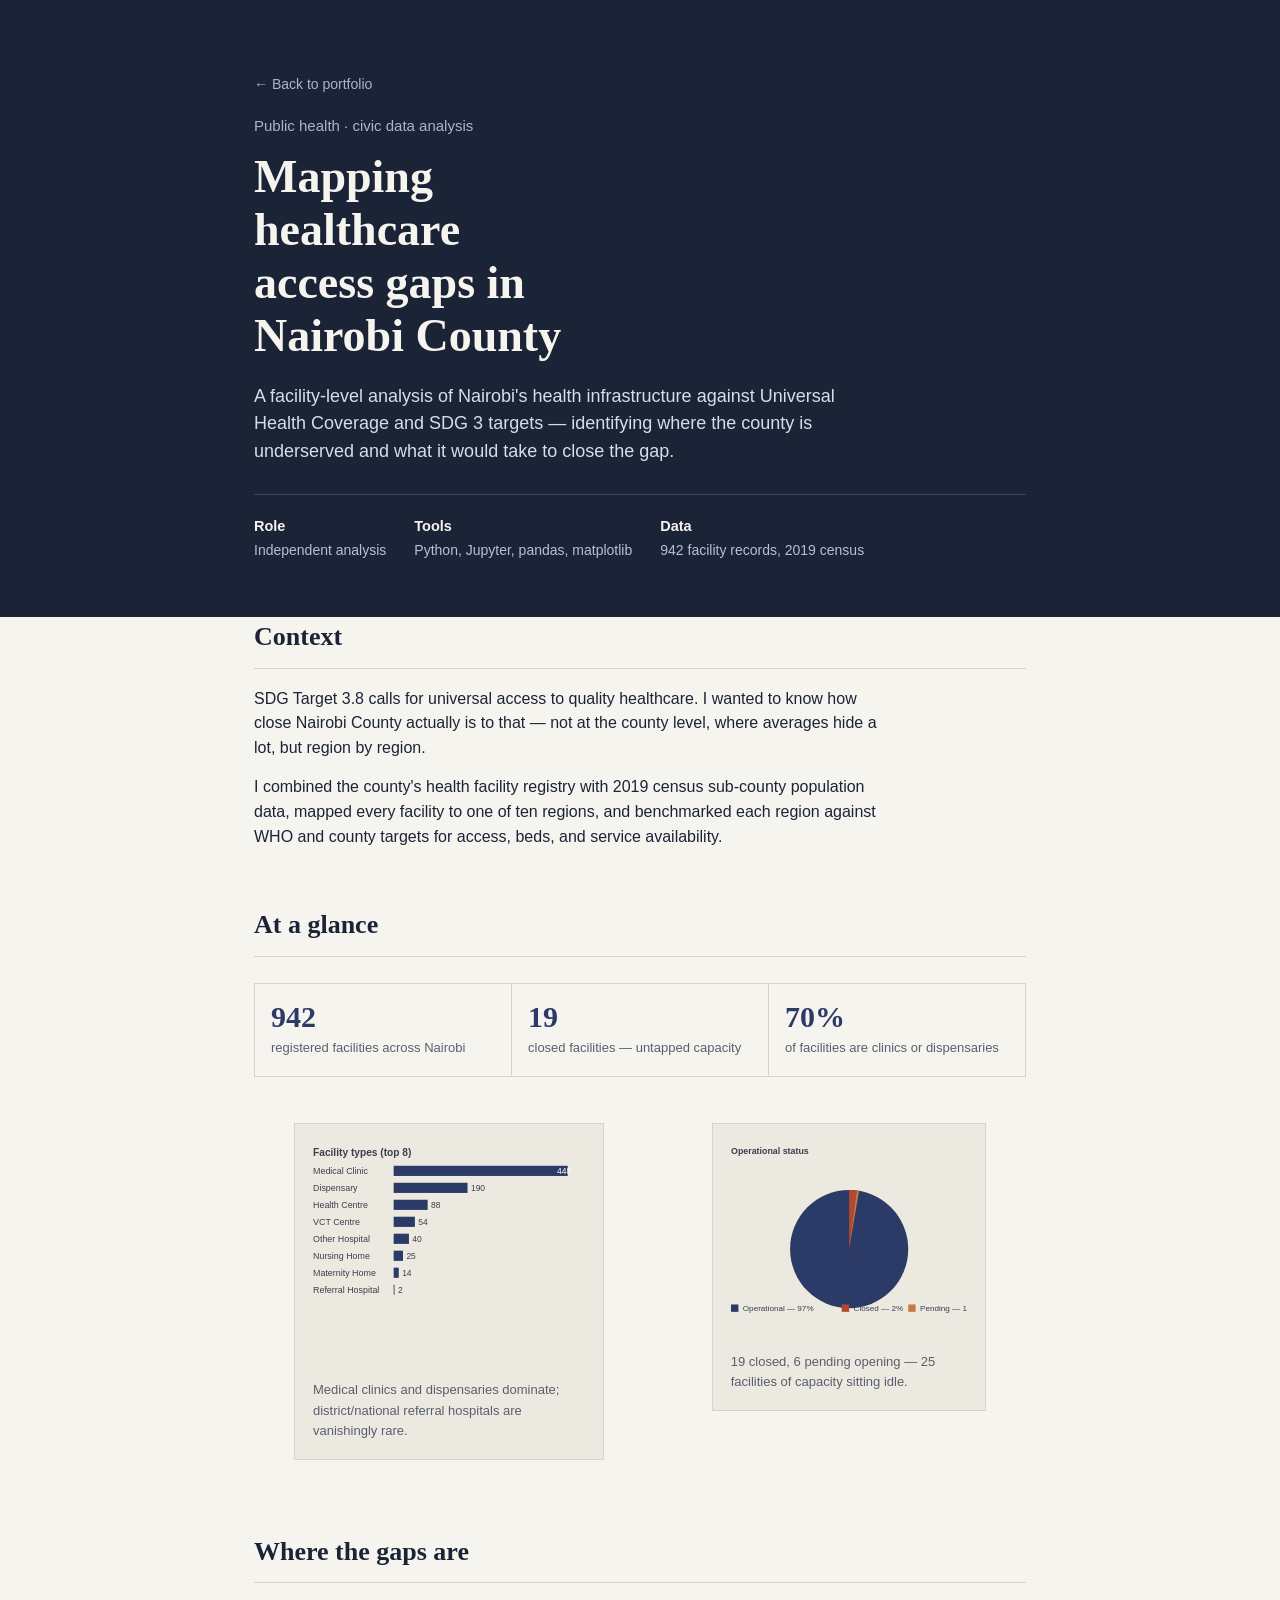
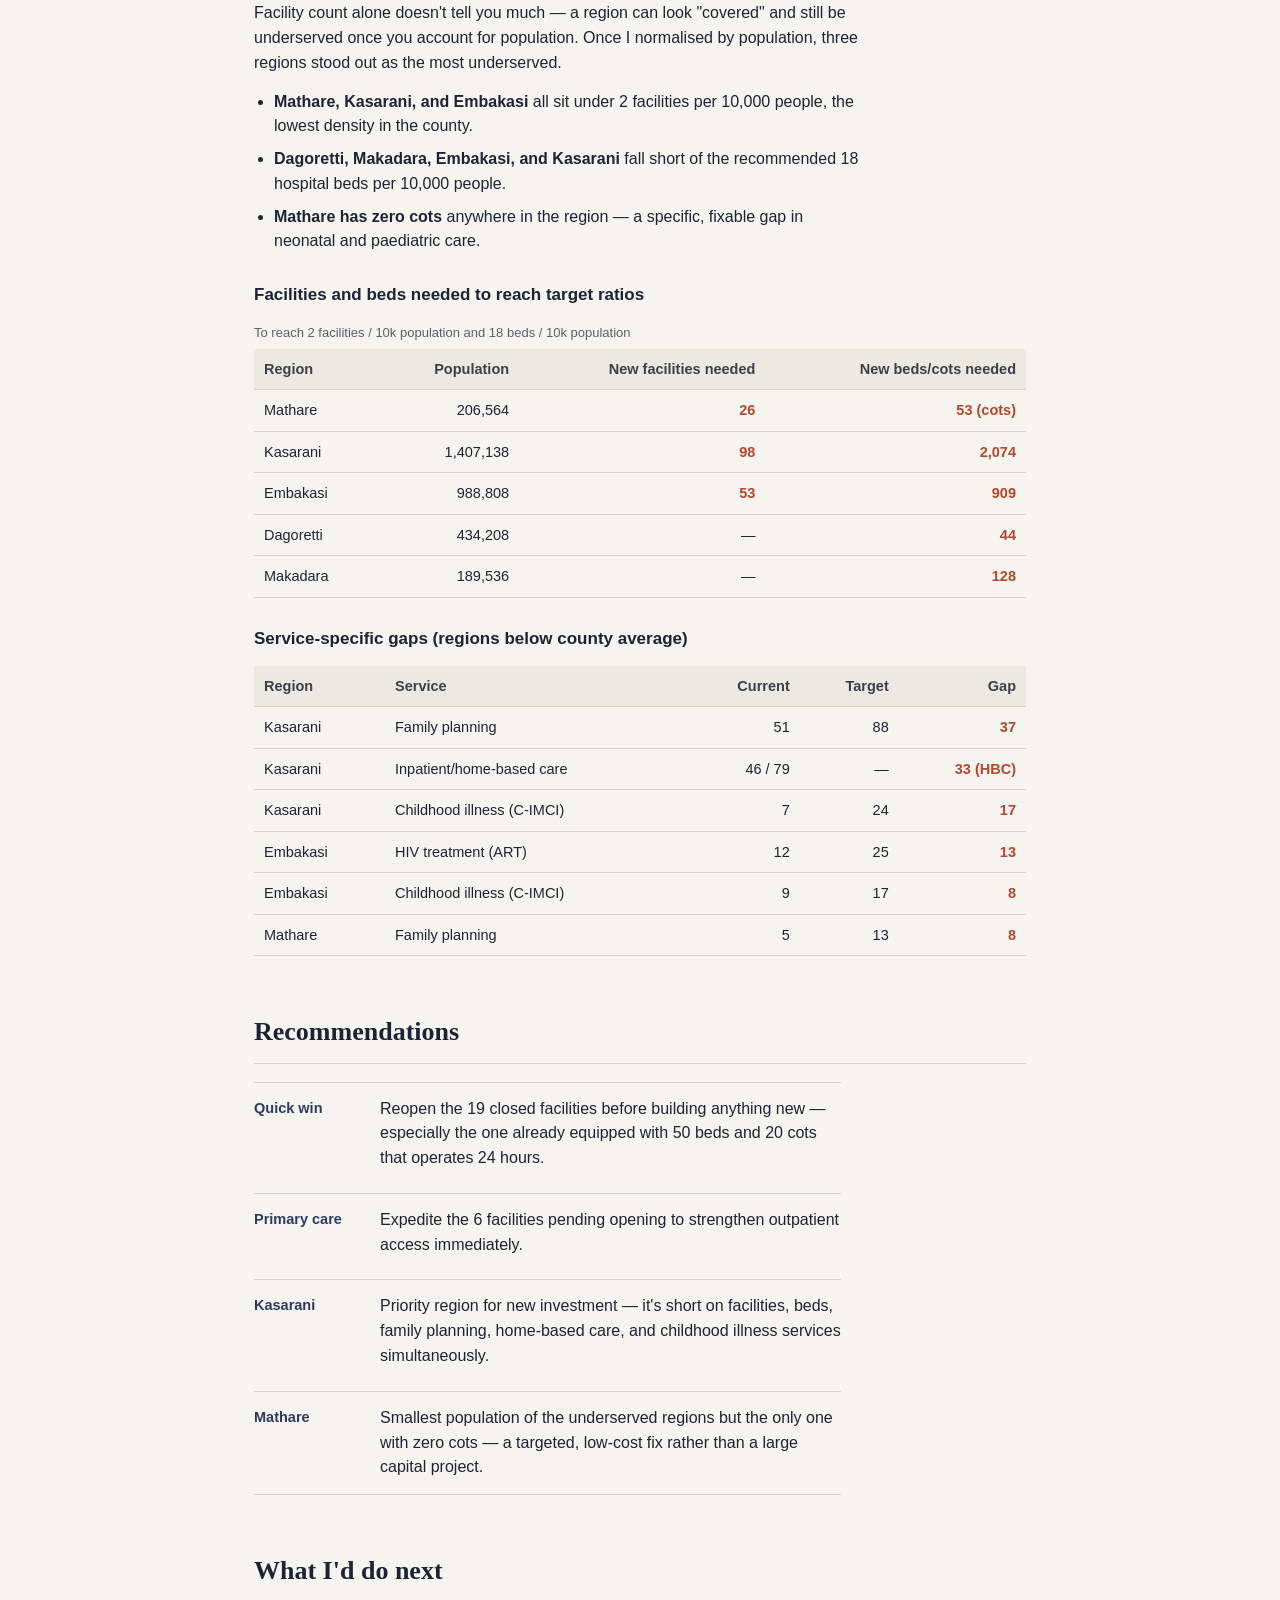
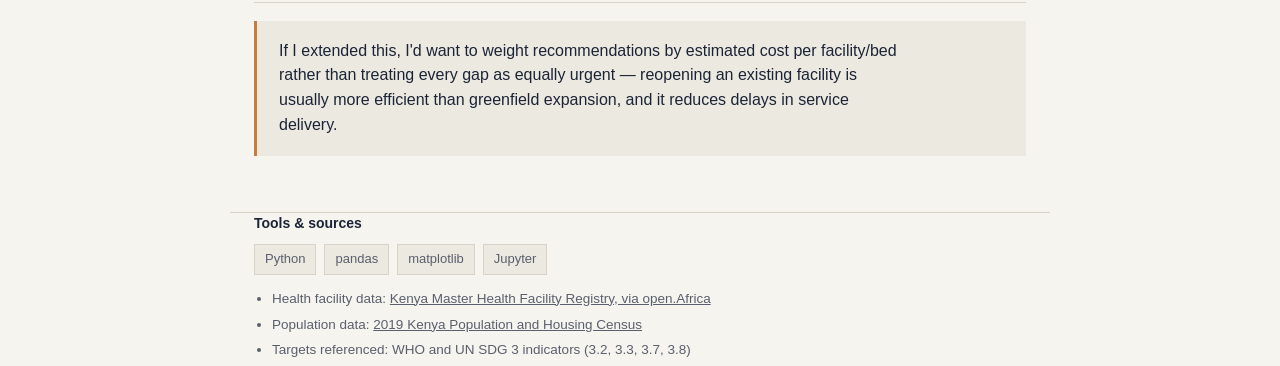
<file: page-nairobi-healthcare-access.html>
<!DOCTYPE html>
<html lang="en">
<head>
<meta charset="UTF-8">
<meta name="viewport" content="width=device-width, initial-scale=1">
<title>Mapping Healthcare Access Gaps in Nairobi County — Gertrude</title>
<style>
  :root{
    --ink:#1B2436;
    --paper:#F6F4EF;
    --paper-dim:#ECE9E1;
    --line:#D8D3C6;
    --accent:#2B3A67;
    --accent-warm:#C97A3D;
    --good:#3E7C59;
    --bad:#B4482E;
    --serif: "Source Serif 4", Georgia, "Times New Roman", serif;
    --sans: "IBM Plex Sans", -apple-system, BlinkMacSystemFont, "Segoe UI", sans-serif;
  }
  @font-face{font-family:"Source Serif 4";src:local("Source Serif 4");}
  *{box-sizing:border-box;}
  html{scroll-behavior:smooth;}
  body{
    margin:0;
    background:var(--paper);
    color:var(--ink);
    font-family:var(--sans);
    line-height:1.55;
  }
  a{color:var(--accent);}
  .wrap{max-width:820px;margin:0 auto;padding:0 24px;}

  header.hero{
    background:var(--ink);
    color:var(--paper);
    padding:72px 0 56px;
  }
  header.hero .kicker{
    font-size:15px;
    color:#A9B4CE;
    margin:0 0 14px;
  }
  header.hero h1{
    font-family:var(--serif);
    font-weight:600;
    font-size:clamp(30px,4.6vw,46px);
    line-height:1.15;
    margin:0 0 20px;
    max-width:14ch;
  }
  header.hero p.lede{
    font-size:18px;
    max-width:62ch;
    color:#D8DCE8;
    margin:0 0 28px;
  }
  .meta-row{
    display:flex;
    flex-wrap:wrap;
    gap:28px;
    border-top:1px solid #384463;
    padding-top:20px;
    font-size:14px;
    color:#B7BFD6;
  }
  .meta-row strong{display:block;color:var(--paper);font-weight:600;font-size:14.5px;margin-bottom:2px;}

  main{padding:56px 0 40px;}
  section{margin-bottom:56px;}
  h2{
    font-family:var(--serif);
    font-size:26px;
    font-weight:600;
    margin:0 0 18px;
    padding-bottom:10px;
    border-bottom:1px solid var(--line);
  }
  h3{font-size:17px;margin:28px 0 10px;font-weight:600;}
  p{margin:0 0 14px;font-size:16px;max-width:70ch;}
  ul{margin:0 0 16px;padding-left:20px;}
  li{margin-bottom:8px;max-width:66ch;}

  .stat-strip{
    display:grid;
    grid-template-columns:repeat(3,1fr);
    gap:1px;
    background:var(--line);
    border:1px solid var(--line);
    margin:26px 0 30px;
  }
  .stat{background:var(--paper);padding:18px 16px;}
  .stat .n{font-family:var(--serif);font-size:30px;font-weight:600;color:var(--accent);line-height:1;}
  .stat .l{font-size:13px;color:#5A5F6E;margin-top:6px;}

  .charts{
    display:grid;
    grid-template-columns:1.1fr 1fr;
    gap:28px;
    align-items:start;
    margin:8px 0 8px;
  }
  @media (max-width:680px){ .charts{grid-template-columns:1fr;} }
  .chart-card{background:var(--paper-dim);border:1px solid var(--line);padding:18px;}
  .chart-card figcaption{font-size:13px;color:#5A5F6E;margin-top:10px;}

  table{width:100%;border-collapse:collapse;font-size:14.5px;margin:14px 0 8px;}
  caption{text-align:left;font-size:13px;color:#5A5F6E;margin-bottom:6px;caption-side:top;}
  th,td{text-align:left;padding:9px 10px;border-bottom:1px solid var(--line);}
  th{font-weight:600;color:#3A3F4E;background:var(--paper-dim);}
  td.num, th.num{text-align:right;font-variant-numeric:tabular-nums;}
  tr td.flag{color:var(--bad);font-weight:600;}

  .rec-list{list-style:none;padding:0;margin:0;}
  .rec-list li{
    padding:14px 0 14px 0;
    border-top:1px solid var(--line);
    display:grid;
    grid-template-columns:110px 1fr;
    gap:16px;
  }
  .rec-list li:last-child{border-bottom:1px solid var(--line);}
  .rec-list .region{font-weight:600;color:var(--accent);font-size:14.5px;}
  @media (max-width:560px){ .rec-list li{grid-template-columns:1fr;gap:4px;} }

  .reflection{
    background:var(--paper-dim);
    border-left:3px solid var(--accent-warm);
    padding:18px 22px;
  }

  footer{
    border-top:1px solid var(--line);
    padding:30px 0 60px;
    font-size:13.5px;
    color:#5A5F6E;
  }
  footer a{color:#5A5F6E;text-decoration:underline;}
  footer h3{font-size:14px;margin:0 0 10px;color:var(--ink);}
  footer ul{padding-left:18px;margin:0;}
  footer li{margin-bottom:5px;}

  .tools{display:flex;flex-wrap:wrap;gap:8px;margin-top:6px;}
  .tools span{
    font-size:13px;
    background:var(--paper-dim);
    border:1px solid var(--line);
    padding:4px 10px;
  }
</style>
</head>
<body>

<header class="hero">
  <div class="wrap">
    <a href="../index.html" style="color:#A9B4CE;font-size:14px;text-decoration:none;display:inline-block;margin-bottom:18px;">&larr; Back to portfolio</a>
    <p class="kicker">Public health &middot; civic data analysis</p>
    <h1>Mapping healthcare access gaps in Nairobi County</h1>
    <p class="lede">A facility-level analysis of Nairobi's health infrastructure against Universal Health Coverage and SDG 3 targets — identifying where the county is underserved and what it would take to close the gap.</p>
    <div class="meta-row">
      <div><strong>Role</strong>Independent analysis</div>
      <div><strong>Tools</strong>Python, Jupyter, pandas, matplotlib</div>
      <div><strong>Data</strong>942 facility records, 2019 census</div>
    </div>
  </div>
</header>

<main class="wrap">

  <section>
    <h2>Context</h2>
    <p>SDG Target 3.8 calls for universal access to quality healthcare. I wanted to know how close Nairobi County actually is to that — not at the county level, where averages hide a lot, but region by region.</p>
    <p>I combined the county's health facility registry with 2019 census sub-county population data, mapped every facility to one of ten regions, and benchmarked each region against WHO and county targets for access, beds, and service availability.</p>
  </section>

  <section>
    <h2>At a glance</h2>
    <div class="stat-strip">
      <div class="stat"><div class="n">942</div><div class="l">registered facilities across Nairobi</div></div>
      <div class="stat"><div class="n">19</div><div class="l">closed facilities — untapped capacity</div></div>
      <div class="stat"><div class="n">70%</div><div class="l">of facilities are clinics or dispensaries</div></div>
    </div>

    <div class="charts">
      <figure class="chart-card">
        <svg viewBox="0 0 320 260" width="100%" role="img" aria-label="Bar chart of facility types">
          <text x="0" y="16" font-size="12" fill="#3A3F4E" font-family="IBM Plex Sans, sans-serif" font-weight="600">Facility types (top 8)</text>
          <!-- bars -->
          <g font-family="IBM Plex Sans, sans-serif" font-size="10.5" fill="#3A3F4E">
            <!-- max 448 -->
            <text x="0" y="38">Medical Clinic</text><rect x="95" y="28" width="205" height="12" fill="#2B3A67"/><text x="304" y="38" text-anchor="end" fill="#fff" font-size="10">448</text>
            <text x="0" y="58">Dispensary</text><rect x="95" y="48" width="87" height="12" fill="#2B3A67"/><text x="186" y="58" font-size="10">190</text>
            <text x="0" y="78">Health Centre</text><rect x="95" y="68" width="40" height="12" fill="#2B3A67"/><text x="139" y="78" font-size="10">88</text>
            <text x="0" y="98">VCT Centre</text><rect x="95" y="88" width="25" height="12" fill="#2B3A67"/><text x="124" y="98" font-size="10">54</text>
            <text x="0" y="118">Other Hospital</text><rect x="95" y="108" width="18" height="12" fill="#2B3A67"/><text x="117" y="118" font-size="10">40</text>
            <text x="0" y="138">Nursing Home</text><rect x="95" y="128" width="11" height="12" fill="#2B3A67"/><text x="110" y="138" font-size="10">25</text>
            <text x="0" y="158">Maternity Home</text><rect x="95" y="148" width="6" height="12" fill="#2B3A67"/><text x="105" y="158" font-size="10">14</text>
            <text x="0" y="178">Referral Hospital</text><rect x="95" y="168" width="1" height="12" fill="#2B3A67"/><text x="100" y="178" font-size="10">2</text>
          </g>
        </svg>
        <figcaption>Medical clinics and dispensaries dominate; district/national referral hospitals are vanishingly rare.</figcaption>
      </figure>

      <figure class="chart-card">
        <svg viewBox="0 0 320 260" width="100%" role="img" aria-label="Pie chart of facility operational status">
          <text x="0" y="16" font-size="12" fill="#3A3F4E" font-family="IBM Plex Sans, sans-serif" font-weight="600">Operational status</text>
          <g transform="translate(160,145)">
            <circle r="80" fill="#2B3A67"/>
            <!-- non-operational 19/942 = 7.3deg; pending 6/942=2.3deg -->
            <path d="M0 0 L0 -80 A80 80 0 0 1 10.2 -79.3 Z" fill="#B4482E"/>
            <path d="M0 0 L10.2 -79.3 A80 80 0 0 1 13.4 -79 Z" fill="#C97A3D"/>
          </g>
          <g font-family="IBM Plex Sans, sans-serif" font-size="11" fill="#3A3F4E">
            <rect x="0" y="220" width="10" height="10" fill="#2B3A67"/><text x="16" y="229">Operational — 97%</text>
            <rect x="150" y="220" width="10" height="10" fill="#B4482E"/><text x="166" y="229">Closed — 2%</text>
            <rect x="240" y="220" width="10" height="10" fill="#C97A3D"/><text x="256" y="229">Pending — 1%</text>
          </g>
        </svg>
        <figcaption>19 closed, 6 pending opening — 25 facilities of capacity sitting idle.</figcaption>
      </figure>
    </div>
  </section>

  <section>
    <h2>Where the gaps are</h2>
    <p>Facility count alone doesn't tell you much — a region can look "covered" and still be underserved once you account for population. Once I normalised by population, three regions stood out as the most underserved.</p>
    <ul>
      <li><strong>Mathare, Kasarani, and Embakasi</strong> all sit under 2 facilities per 10,000 people, the lowest density in the county.</li>
      <li><strong>Dagoretti, Makadara, Embakasi, and Kasarani</strong> fall short of the recommended 18 hospital beds per 10,000 people.</li>
      <li><strong>Mathare has zero cots</strong> anywhere in the region — a specific, fixable gap in neonatal and paediatric care.</li>
    </ul>

    <h3>Facilities and beds needed to reach target ratios</h3>
    <table>
      <caption>To reach 2 facilities / 10k population and 18 beds / 10k population</caption>
      <thead>
        <tr><th>Region</th><th class="num">Population</th><th class="num">New facilities needed</th><th class="num">New beds/cots needed</th></tr>
      </thead>
      <tbody>
        <tr><td>Mathare</td><td class="num">206,564</td><td class="num flag">26</td><td class="num flag">53 (cots)</td></tr>
        <tr><td>Kasarani</td><td class="num">1,407,138</td><td class="num flag">98</td><td class="num flag">2,074</td></tr>
        <tr><td>Embakasi</td><td class="num">988,808</td><td class="num flag">53</td><td class="num flag">909</td></tr>
        <tr><td>Dagoretti</td><td class="num">434,208</td><td class="num">—</td><td class="num flag">44</td></tr>
        <tr><td>Makadara</td><td class="num">189,536</td><td class="num">—</td><td class="num flag">128</td></tr>
      </tbody>
    </table>

    <h3>Service-specific gaps (regions below county average)</h3>
    <table>
      <thead>
        <tr><th>Region</th><th>Service</th><th class="num">Current</th><th class="num">Target</th><th class="num">Gap</th></tr>
      </thead>
      <tbody>
        <tr><td>Kasarani</td><td>Family planning</td><td class="num">51</td><td class="num">88</td><td class="num flag">37</td></tr>
        <tr><td>Kasarani</td><td>Inpatient/home-based care</td><td class="num">46 / 79</td><td class="num">—</td><td class="num flag">33 (HBC)</td></tr>
        <tr><td>Kasarani</td><td>Childhood illness (C-IMCI)</td><td class="num">7</td><td class="num">24</td><td class="num flag">17</td></tr>
        <tr><td>Embakasi</td><td>HIV treatment (ART)</td><td class="num">12</td><td class="num">25</td><td class="num flag">13</td></tr>
        <tr><td>Embakasi</td><td>Childhood illness (C-IMCI)</td><td class="num">9</td><td class="num">17</td><td class="num flag">8</td></tr>
        <tr><td>Mathare</td><td>Family planning</td><td class="num">5</td><td class="num">13</td><td class="num flag">8</td></tr>
      </tbody>
    </table>
  </section>

  <section>
    <h2>Recommendations</h2>
    <ul class="rec-list">
      <li><span class="region">Quick win</span><span>Reopen the 19 closed facilities before building anything new — especially the one already equipped with 50 beds and 20 cots that operates 24 hours.</span></li>
      <li><span class="region">Primary care</span><span>Expedite the 6 facilities pending opening to strengthen outpatient access immediately.</span></li>
      <li><span class="region">Kasarani</span><span>Priority region for new investment — it's short on facilities, beds, family planning, home-based care, and childhood illness services simultaneously.</span></li>
      <li><span class="region">Mathare</span><span>Smallest population of the underserved regions but the only one with zero cots — a targeted, low-cost fix rather than a large capital project.</span></li>
    </ul>
  </section>

  <section>
    <h2>What I'd do next</h2>
    <div class="reflection">
      <p style="margin-bottom:0;">If I extended this, I'd want to weight recommendations by estimated cost per facility/bed rather than treating every gap as equally urgent — reopening an existing facility is usually more efficient than greenfield expansion, and it reduces delays in service delivery.</p>
    </div>
  </section>

</main>

<footer class="wrap">
  <h3>Tools &amp; sources</h3>
  <div class="tools">
    <span>Python</span><span>pandas</span><span>matplotlib</span><span>Jupyter</span>
  </div>
  <ul style="margin-top:14px;">
    <li>Health facility data: <a href="https://open.africa/dataset/health-facilities-in-kenya" target="_blank" rel="noopener">Kenya Master Health Facility Registry, via open.Africa</a></li>
    <li>Population data: <a href="https://open.africa/dataset/2019-kenya-population-and-housing-census" target="_blank" rel="noopener">2019 Kenya Population and Housing Census</a></li>
    <li>Targets referenced: WHO and UN SDG 3 indicators (3.2, 3.3, 3.7, 3.8)</li>
  </ul>
</footer>

</body>
</html>
</file>
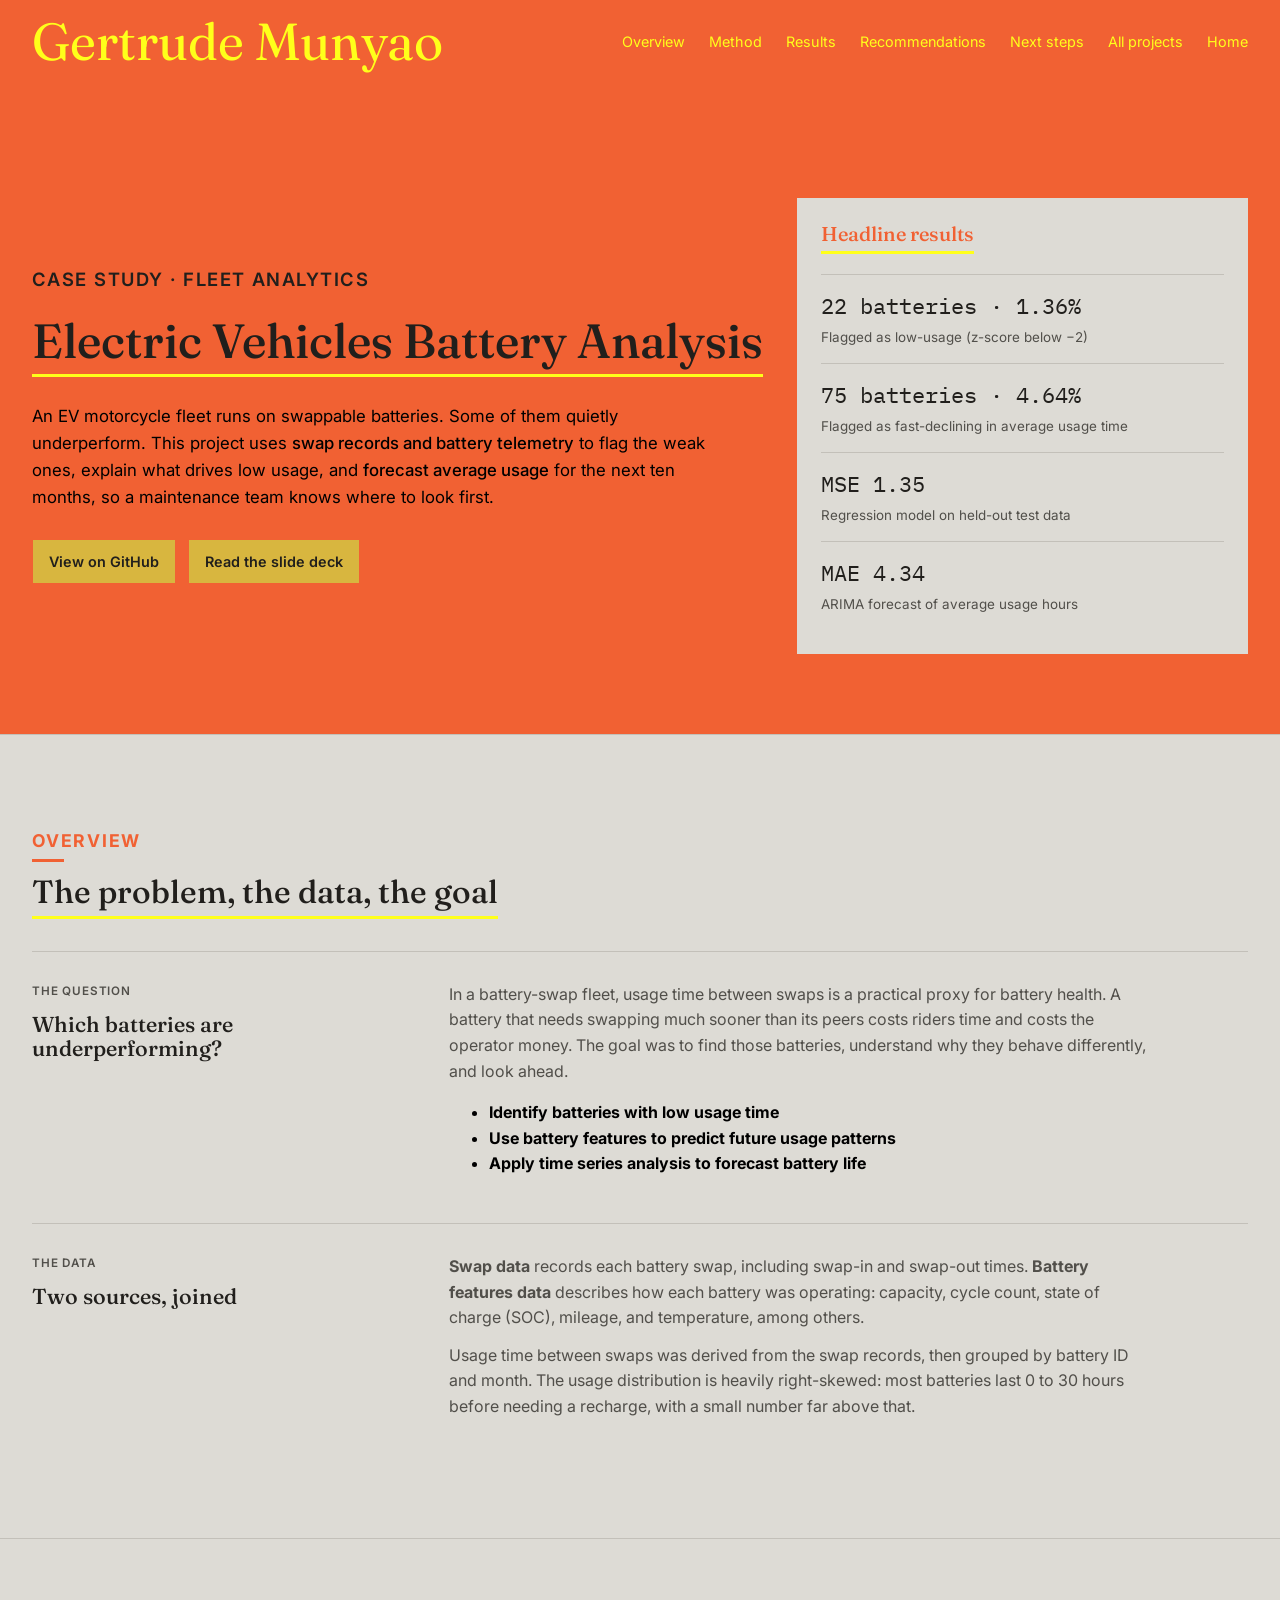
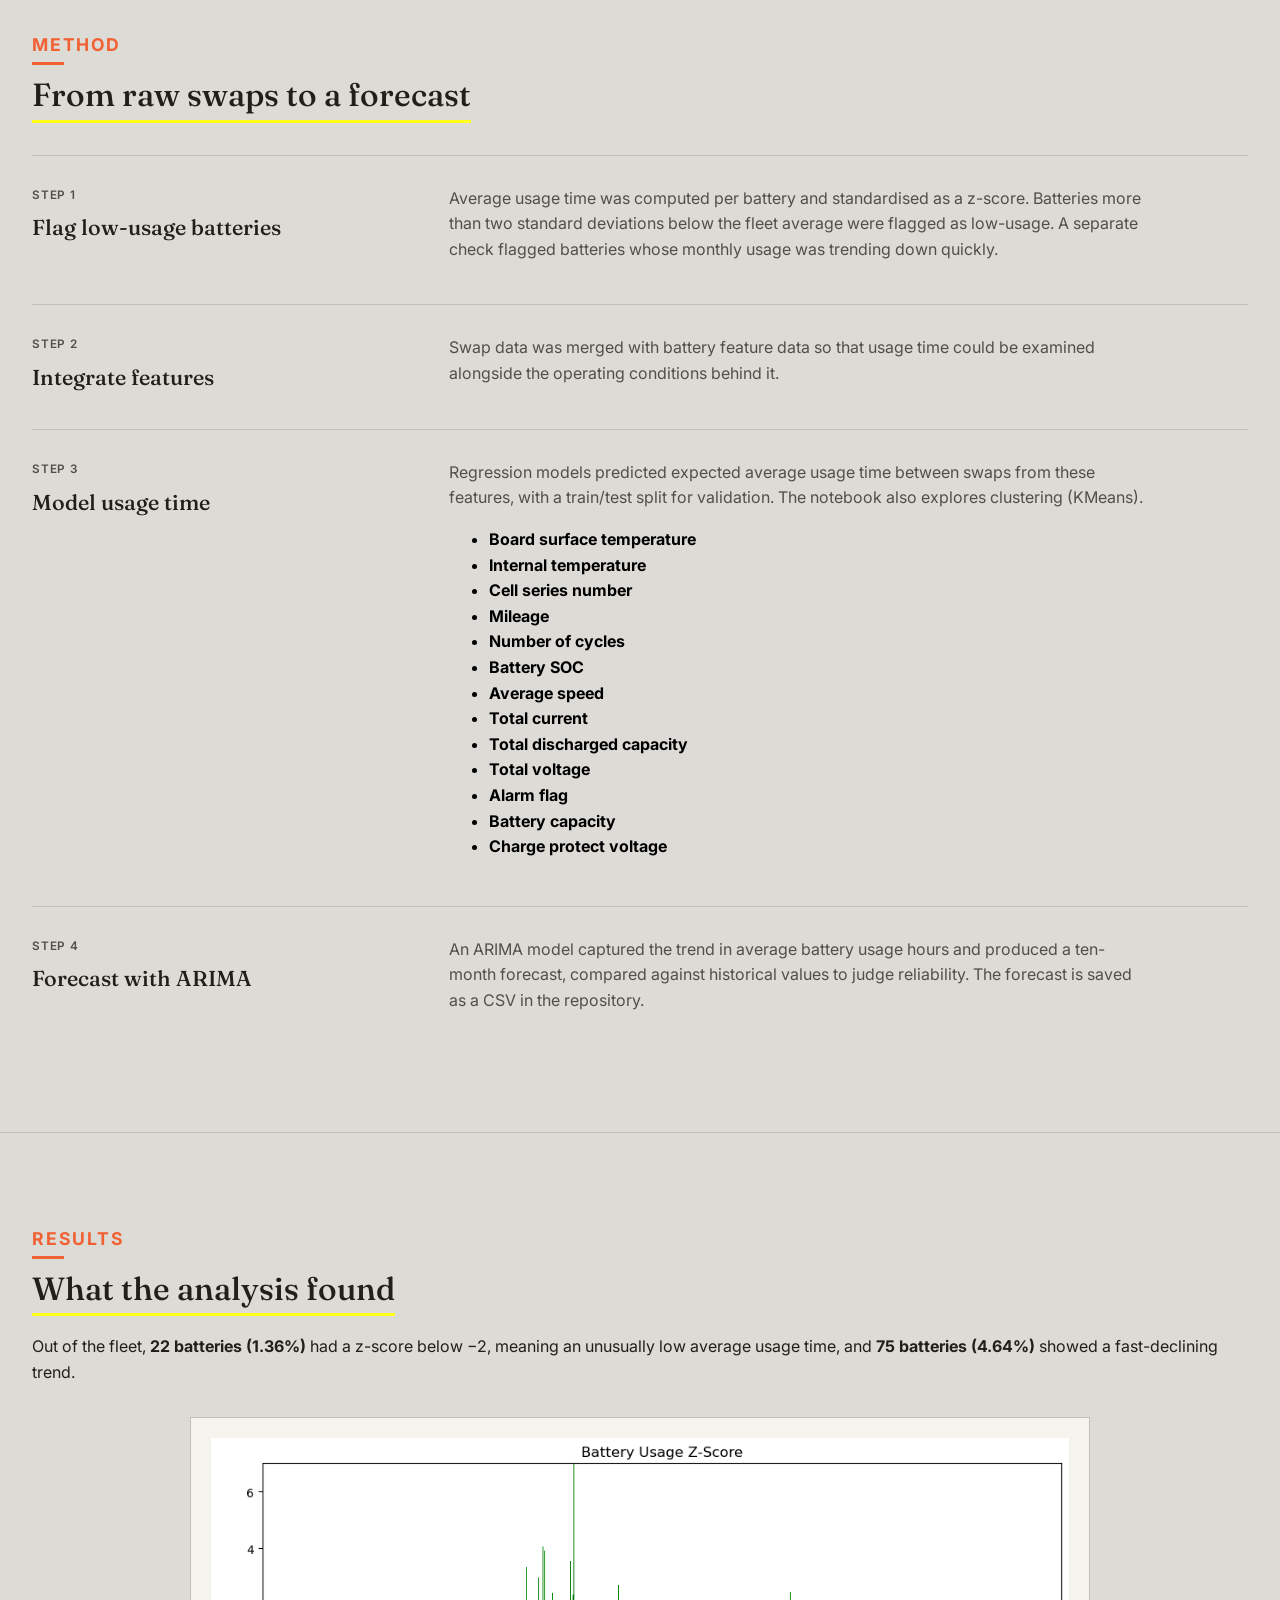
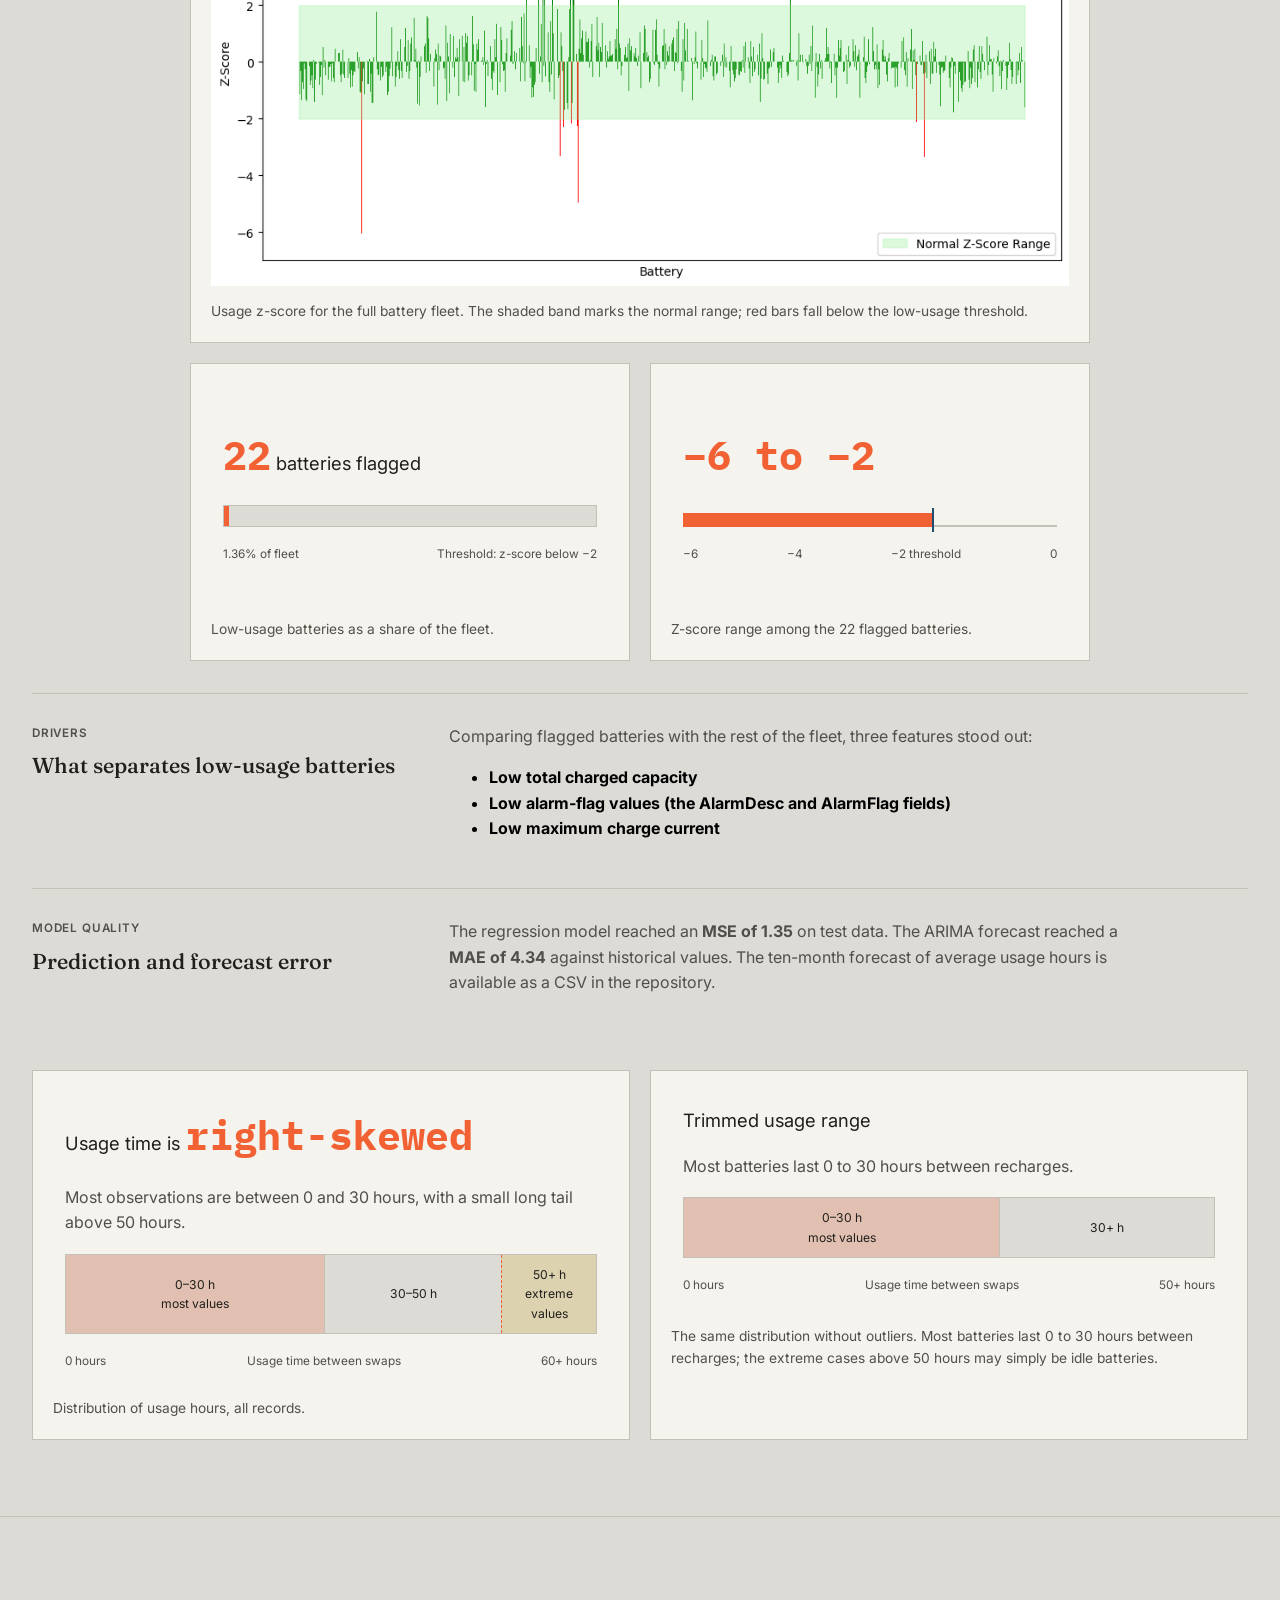
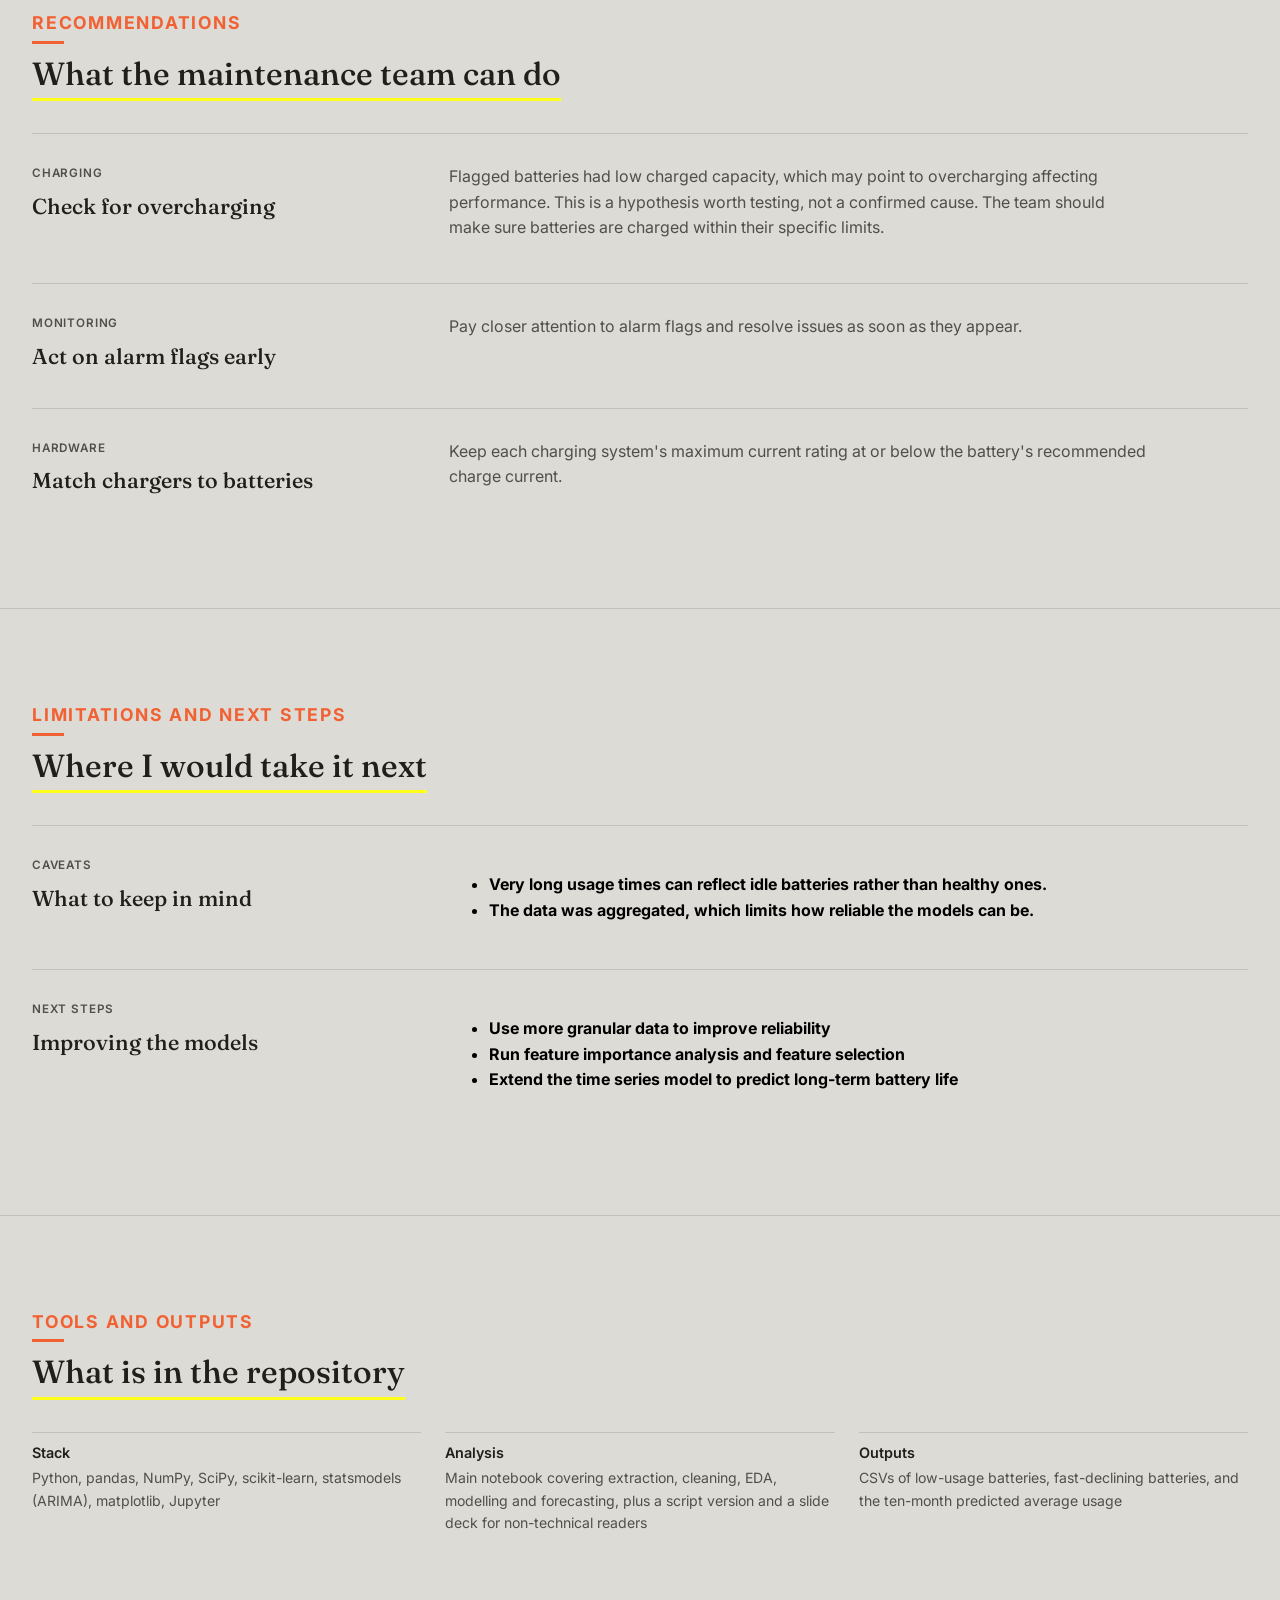
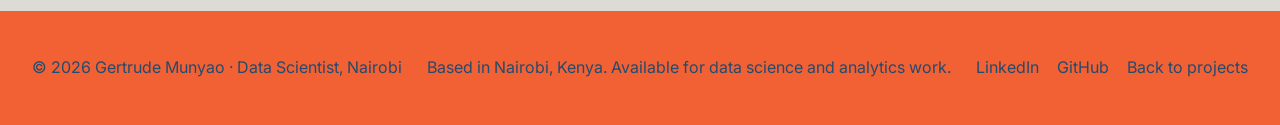
<file: projects/ev-battery-performance-analysis.html>
<!doctype html>
<html lang="en">
  <head>
    <meta charset="utf-8">
    <meta name="viewport" content="width=device-width, initial-scale=1">
    <title>EV Motorcycle Battery Analysis | Gertrude Munyao</title>
    <meta
      name="description"
      content="Finding underperforming batteries in an EV motorcycle swap fleet and forecasting usage with regression
        and ARIMA."
    >
    <link rel="preconnect" href="https://fonts.googleapis.com">
    <link rel="preconnect" href="https://fonts.gstatic.com" crossorigin>
    <link
      href="https://fonts.googleapis.com/css2?family=Fraunces:opsz,wght@9..144,500&family=IBM+Plex+Mono:wght@500&family=Inter:wght@400;500;600&display=swap"
      rel="stylesheet"
    >
    <link rel="stylesheet" href="styles.css">
  </head>
  <body>
    <a class="skip-link" href="#main">Skip to content</a>

    <nav aria-label="Primary">
      <div class="wrap">
        <a class="brand" href="../index.html">Gertrude Munyao</a>
        <div class="nav-links">
          <a href="#overview">Overview</a>
          <a href="#method">Method</a>
          <a href="#results">Results</a>
          <a href="#recommendations">Recommendations</a>
          <a href="#next">Next steps</a>
          <a href="../my-projects.html">All projects</a>
          <a href="../index.html">Home</a>
        </div>
      </div>
    </nav>

    <main id="main">
      <header class="hero">
        <div class="wrap hero-grid">
          <div>
            <p class="eyebrow">Case study · Fleet analytics</p>
            <h1 class="case-title">Electric Vehicles Battery Analysis</h1>
            <p class="hero-copy">
              An EV motorcycle fleet runs on swappable batteries. Some of them quietly underperform.
              This project uses <strong>swap records and battery telemetry</strong> to flag the weak
              ones, explain what drives low usage, and
              <strong>forecast average usage</strong> for the next ten months, so a maintenance team knows
              where to look first.
            </p>
            <div class="hero-actions">
              <a
                class="button primary"
                href="https://github.com/MunyaoG/EV-Motorcycles-Battery-Data-Analysis"
                >View on GitHub</a
              >
              <a class="button" href="EV-Battery-Analysis-Presentation.pdf">Read the slide deck</a>
            </div>
          </div>

          <aside class="impact" aria-label="Headline results">
            <h2>Headline results</h2>
            <div class="impact-item">
              <span class="mono">22 batteries · 1.36%</span>
              <p>Flagged as low-usage (z-score below −2)</p>
            </div>
            <div class="impact-item">
              <span class="mono">75 batteries · 4.64%</span>
              <p>Flagged as fast-declining in average usage time</p>
            </div>
            <div class="impact-item">
              <span class="mono">MSE 1.35</span>
              <p>Regression model on held-out test data</p>
            </div>
            <div class="impact-item">
              <span class="mono">MAE 4.34</span>
              <p>ARIMA forecast of average usage hours</p>
            </div>
          </aside>
        </div>
      </header>

      <section class="content-section" id="overview">
        <div class="wrap">
          <div class="section-heading">
            <p class="section-label">Overview</p>
            <h2 class="accent-title">The problem, the data, the goal</h2>
          </div>
          <div class="case-list">
            <article class="case-study">
              <div>
                <p class="project-type">The question</p>
                <h3>Which batteries are underperforming?</h3>
              </div>
              <div>
                <p>
                  In a battery-swap fleet, usage time between swaps is a practical proxy for battery
                  health. A battery that needs swapping much sooner than its peers costs riders time and
                  costs the operator money. The goal was to find those batteries, understand why they behave
                  differently, and look ahead.
                </p>
                <ul>
                  <li>Identify batteries with low usage time</li>
                  <li>Use battery features to predict future usage patterns</li>
                  <li>Apply time series analysis to forecast battery life</li>
                </ul>
              </div>
            </article>

            <article class="case-study">
              <div>
                <p class="project-type">The data</p>
                <h3>Two sources, joined</h3>
              </div>
              <div>
                <p>
                  <strong>Swap data</strong> records each battery swap, including swap-in and swap-out
                  times. <strong>Battery features data</strong> describes how each battery was operating:
                  capacity, cycle count, state of charge (SOC), mileage, and temperature, among others.
                </p>
                <p>
                  Usage time between swaps was derived from the swap records, then grouped by battery ID
                  and month. The usage distribution is heavily right-skewed: most batteries last 0 to 30
                  hours before needing a recharge, with a small number far above that.
                </p>
              </div>
            </article>
          </div>
        </div>
      </section>

      <section class="content-section" id="method">
        <div class="wrap">
          <div class="section-heading">
            <p class="section-label">Method</p>
            <h2 class="accent-title">From raw swaps to a forecast</h2>
          </div>
          <div class="case-list">
            <article class="case-study">
              <div>
                <p class="project-type">Step 1</p>
                <h3>Flag low-usage batteries</h3>
              </div>
              <div>
                <p>
                  Average usage time was computed per battery and standardised as a z-score. Batteries
                  more than two standard deviations below the fleet average were flagged as low-usage. A
                  separate check flagged batteries whose monthly usage was trending down quickly.
                </p>
              </div>
            </article>

            <article class="case-study">
              <div>
                <p class="project-type">Step 2</p>
                <h3>Integrate features</h3>
              </div>
              <div>
                <p>
                  Swap data was merged with battery feature data so that usage time could be examined
                  alongside the operating conditions behind it.
                </p>
              </div>
            </article>

            <article class="case-study">
              <div>
                <p class="project-type">Step 3</p>
                <h3>Model usage time</h3>
              </div>
              <div>
                <p>
                  Regression models predicted expected average usage time between swaps from these
                  features, with a train/test split for validation. The notebook also explores clustering
                  (KMeans).
                </p>
                <ul class="tag-list" aria-label="Model inputs">
                  <li>Board surface temperature</li>
                  <li>Internal temperature</li>
                  <li>Cell series number</li>
                  <li>Mileage</li>
                  <li>Number of cycles</li>
                  <li>Battery SOC</li>
                  <li>Average speed</li>
                  <li>Total current</li>
                  <li>Total discharged capacity</li>
                  <li>Total voltage</li>
                  <li>Alarm flag</li>
                  <li>Battery capacity</li>
                  <li>Charge protect voltage</li>
                </ul>
              </div>
            </article>

            <article class="case-study">
              <div>
                <p class="project-type">Step 4</p>
                <h3>Forecast with ARIMA</h3>
              </div>
              <div>
                <p>
                  An ARIMA model captured the trend in average battery usage hours and produced a
                  ten-month forecast, compared against historical values to judge reliability.
                  The forecast is saved as a CSV in the repository.
                </p>
              </div>
            </article>
          </div>
        </div>
      </section>

      <section class="content-section" id="results">
        <div class="wrap">
          <div class="section-heading">
            <p class="section-label">Results</p>
            <h2 class="accent-title">What the analysis found</h2>
            <p class="figure-intro">
              Out of the fleet, <strong>22 batteries (1.36%)</strong> had a z-score below −2, meaning an
              unusually low average usage time, and <strong>75 batteries (4.64%)</strong> showed a
              fast-declining trend.
            </p>
          </div>

          <figure class="figure figure-chart-wide">
            <img
              src="battery_z_score_plot.png"
              width="999"
              height="521"
              loading="lazy"
              alt="Battery usage z-score chart. Most batteries fall within the shaded normal range from −2 to 2;
                red bars below −2 indicate unusually low usage."
            >
            <figcaption>
              Usage z-score for the full battery fleet. The shaded band marks the normal range; red bars
              fall below the low-usage threshold.
            </figcaption>
          </figure>

          <div class="figure-grid figure-grid-zscore">
            <figure class="figure">
              <div
                class="chart-summary"
                role="img"
                aria-label="22 batteries, 1.36 percent of the fleet, were below the low-usage z-score
                  threshold of minus 2."
              >
                <p class="chart-stat"><strong>22</strong> batteries flagged</p>
                <div class="chart-track" aria-hidden="true">
                  <span style="width: 1.36%"></span>
                </div>
                <div class="chart-labels">
                  <span>1.36% of fleet</span>
                  <span>Threshold: z-score below −2</span>
                </div>
              </div>
              <figcaption>Low-usage batteries as a share of the fleet.</figcaption>
            </figure>
            <figure class="figure">
              <div
                class="chart-summary"
                role="img"
                aria-label="The 22 flagged batteries had usage z-scores ranging from about minus 6 to just
                  below minus 2."
              >
                <p class="chart-stat"><strong>−6 to −2</strong></p>
                <div class="range-axis" aria-hidden="true">
                  <span class="range-band"></span>
                  <span class="range-threshold"></span>
                </div>
                <div class="chart-labels">
                  <span>−6</span>
                  <span>−4</span>
                  <span>−2 threshold</span>
                  <span>0</span>
                </div>
              </div>
              <figcaption>Z-score range among the 22 flagged batteries.</figcaption>
            </figure>
          </div>

          <div class="case-list case-list-results">
            <article class="case-study">
              <div>
                <p class="project-type">Drivers</p>
                <h3>What separates low-usage batteries</h3>
              </div>
              <div>
                <p>Comparing flagged batteries with the rest of the fleet, three features stood out:</p>
                <ul>
                  <li><strong>Low total charged capacity</strong></li>
                  <li><strong>Low alarm-flag values</strong> (the AlarmDesc and AlarmFlag fields)</li>
                  <li><strong>Low maximum charge current</strong></li>
                </ul>
              </div>
            </article>

            <article class="case-study">
              <div>
                <p class="project-type">Model quality</p>
                <h3>Prediction and forecast error</h3>
              </div>
              <div>
                <p>
                  The regression model reached an <strong>MSE of 1.35</strong> on test data. The ARIMA
                  forecast reached a <strong>MAE of 4.34</strong> against historical values. The
                  ten-month forecast of average usage hours is available as a CSV in the repository.
                </p>
              </div>
            </article>
          </div>

          <div class="figure-grid even figure-grid-spaced">
            <figure class="figure">
              <div
                class="chart-summary"
                role="img"
                aria-label="Battery usage time is heavily right-skewed: most observations are between zero and
                  30 hours, with a small number of extreme values above 50 hours."
              >
                <p class="chart-stat">Usage time is <strong>right-skewed</strong></p>
                <p class="chart-note">
                  Most observations are between 0 and 30 hours, with a small long tail above 50 hours.
                </p>
                <div class="distribution-axis" aria-hidden="true">
                  <span class="usage-range-major">0–30 h<br>most values</span>
                  <span class="usage-range-minor">30–50 h</span>
                  <span class="usage-range-tail">50+ h<br>extreme values</span>
                </div>
                <div class="chart-labels">
                  <span>0 hours</span>
                  <span>Usage time between swaps</span>
                  <span>60+ hours</span>
                </div>
              </div>
              <figcaption>Distribution of usage hours, all records.</figcaption>
            </figure>
            <figure class="figure">
              <div
                class="chart-summary"
                role="img"
                aria-label="With extreme outliers removed, most battery usage times remain between zero and
                  30 hours."
              >
                <p class="chart-stat">Trimmed usage range</p>
                <p class="chart-note">Most batteries last 0 to 30 hours between recharges.</p>
                <div class="trimmed-axis" aria-hidden="true">
                  <span class="trimmed-range">0–30 h<br>most values</span>
                  <span class="trimmed-rest">30+ h</span>
                </div>
                <div class="chart-labels">
                  <span>0 hours</span>
                  <span>Usage time between swaps</span>
                  <span>50+ hours</span>
                </div>
              </div>
              <figcaption>
                The same distribution without outliers. Most batteries last 0 to 30 hours between
                recharges; the extreme cases above 50 hours may simply be idle batteries.
              </figcaption>
            </figure>
          </div>
        </div>
      </section>

      <section class="content-section" id="recommendations">
        <div class="wrap">
          <div class="section-heading">
            <p class="section-label">Recommendations</p>
            <h2 class="accent-title">What the maintenance team can do</h2>
          </div>
          <div class="case-list">
            <article class="case-study">
              <div>
                <p class="project-type">Charging</p>
                <h3>Check for overcharging</h3>
              </div>
              <div>
                <p>
                  Flagged batteries had low charged capacity, which may point to overcharging affecting
                  performance. This is a hypothesis worth testing, not a confirmed cause. The team should
                  make sure batteries are charged within their specific limits.
                </p>
              </div>
            </article>
            <article class="case-study">
              <div>
                <p class="project-type">Monitoring</p>
                <h3>Act on alarm flags early</h3>
              </div>
              <div>
                <p>Pay closer attention to alarm flags and resolve issues as soon as they appear.</p>
              </div>
            </article>
            <article class="case-study">
              <div>
                <p class="project-type">Hardware</p>
                <h3>Match chargers to batteries</h3>
              </div>
              <div>
                <p>
                  Keep each charging system's maximum current rating at or below the battery's
                  recommended charge current.
                </p>
              </div>
            </article>
          </div>
        </div>
      </section>

      <section class="content-section" id="next">
        <div class="wrap">
          <div class="section-heading">
            <p class="section-label">Limitations and next steps</p>
            <h2 class="accent-title">Where I would take it next</h2>
          </div>
          <div class="case-list">
            <article class="case-study">
              <div>
                <p class="project-type">Caveats</p>
                <h3>What to keep in mind</h3>
              </div>
              <div>
                <ul>
                  <li>Very long usage times can reflect idle batteries rather than healthy ones.</li>
                  <li>The data was aggregated, which limits how reliable the models can be.</li>
                </ul>
              </div>
            </article>
            <article class="case-study">
              <div>
                <p class="project-type">Next steps</p>
                <h3>Improving the models</h3>
              </div>
              <div>
                <ul>
                  <li>Use more granular data to improve reliability</li>
                  <li>Run feature importance analysis and feature selection</li>
                  <li>Extend the time series model to predict long-term battery life</li>
                </ul>
              </div>
            </article>
          </div>
        </div>
      </section>

      <section class="content-section" id="stack">
        <div class="wrap">
          <div class="section-heading">
            <p class="section-label">Tools and outputs</p>
            <h2 class="accent-title">What is in the repository</h2>
          </div>
          <div class="skills-list">
            <div class="skill-group">
              <h3>Stack</h3>
              <p>Python, pandas, NumPy, SciPy, scikit-learn, statsmodels (ARIMA), matplotlib, Jupyter</p>
            </div>
            <div class="skill-group">
              <h3>Analysis</h3>
              <p>
                Main notebook covering extraction, cleaning, EDA, modelling and forecasting, plus a
                script version and a slide deck for non-technical readers
              </p>
            </div>
            <div class="skill-group">
              <h3>Outputs</h3>
              <p>
                CSVs of low-usage batteries, fast-declining batteries, and the ten-month predicted
                average usage
              </p>
            </div>
          </div>
        </div>
      </section>
    </main>

    <footer>
      <div class="wrap footer-content">
        <p>© 2026 Gertrude Munyao · Data Scientist, Nairobi</p>
        <p>Based in Nairobi, Kenya. Available for data science and analytics work.</p>
        <div class="footer-links">
          <a href="https://www.linkedin.com/in/gertrude-munyao-5137a01b9/">LinkedIn</a>
          <a href="https://github.com/MunyaoG" target="_blank" rel="noopener noreferrer">GitHub</a>
          <a href="../my-projects.html">Back to projects</a>
        </div>
      </div>
    </footer>
  </body>
</html>
</file>
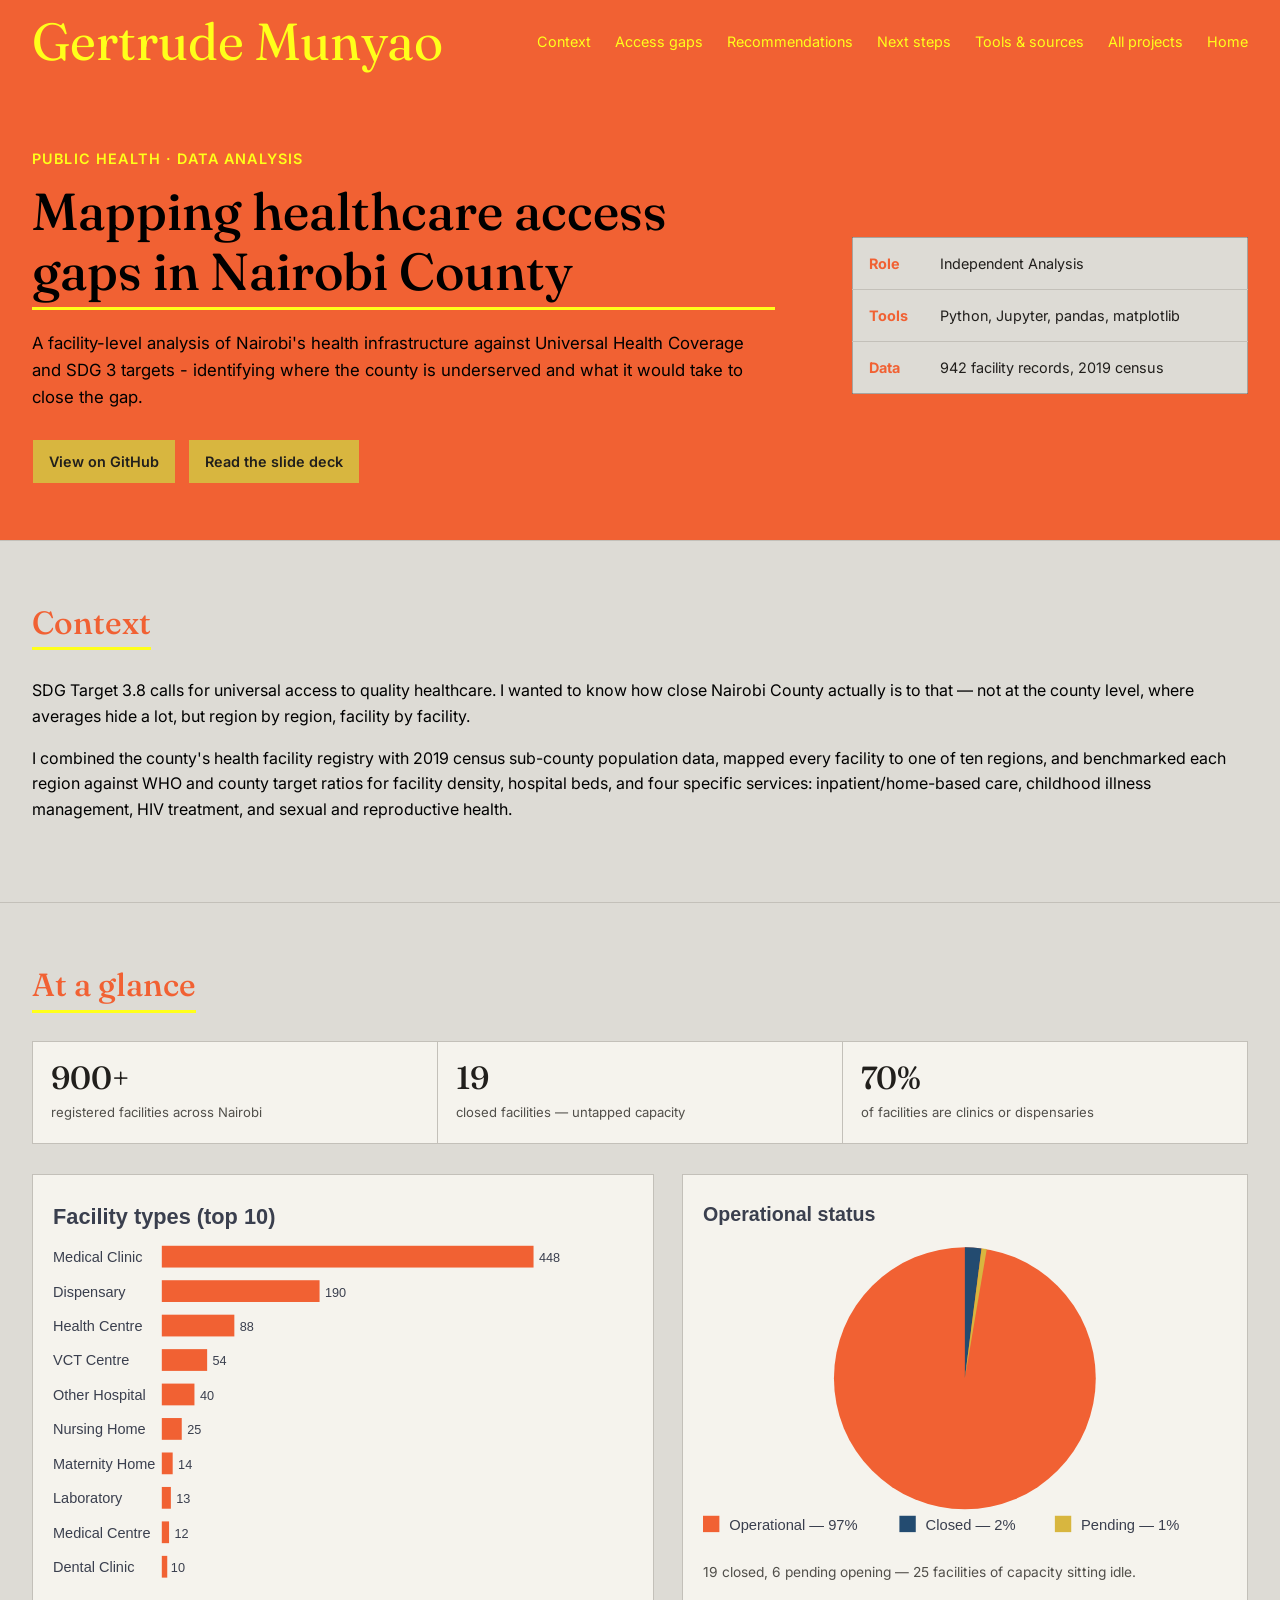
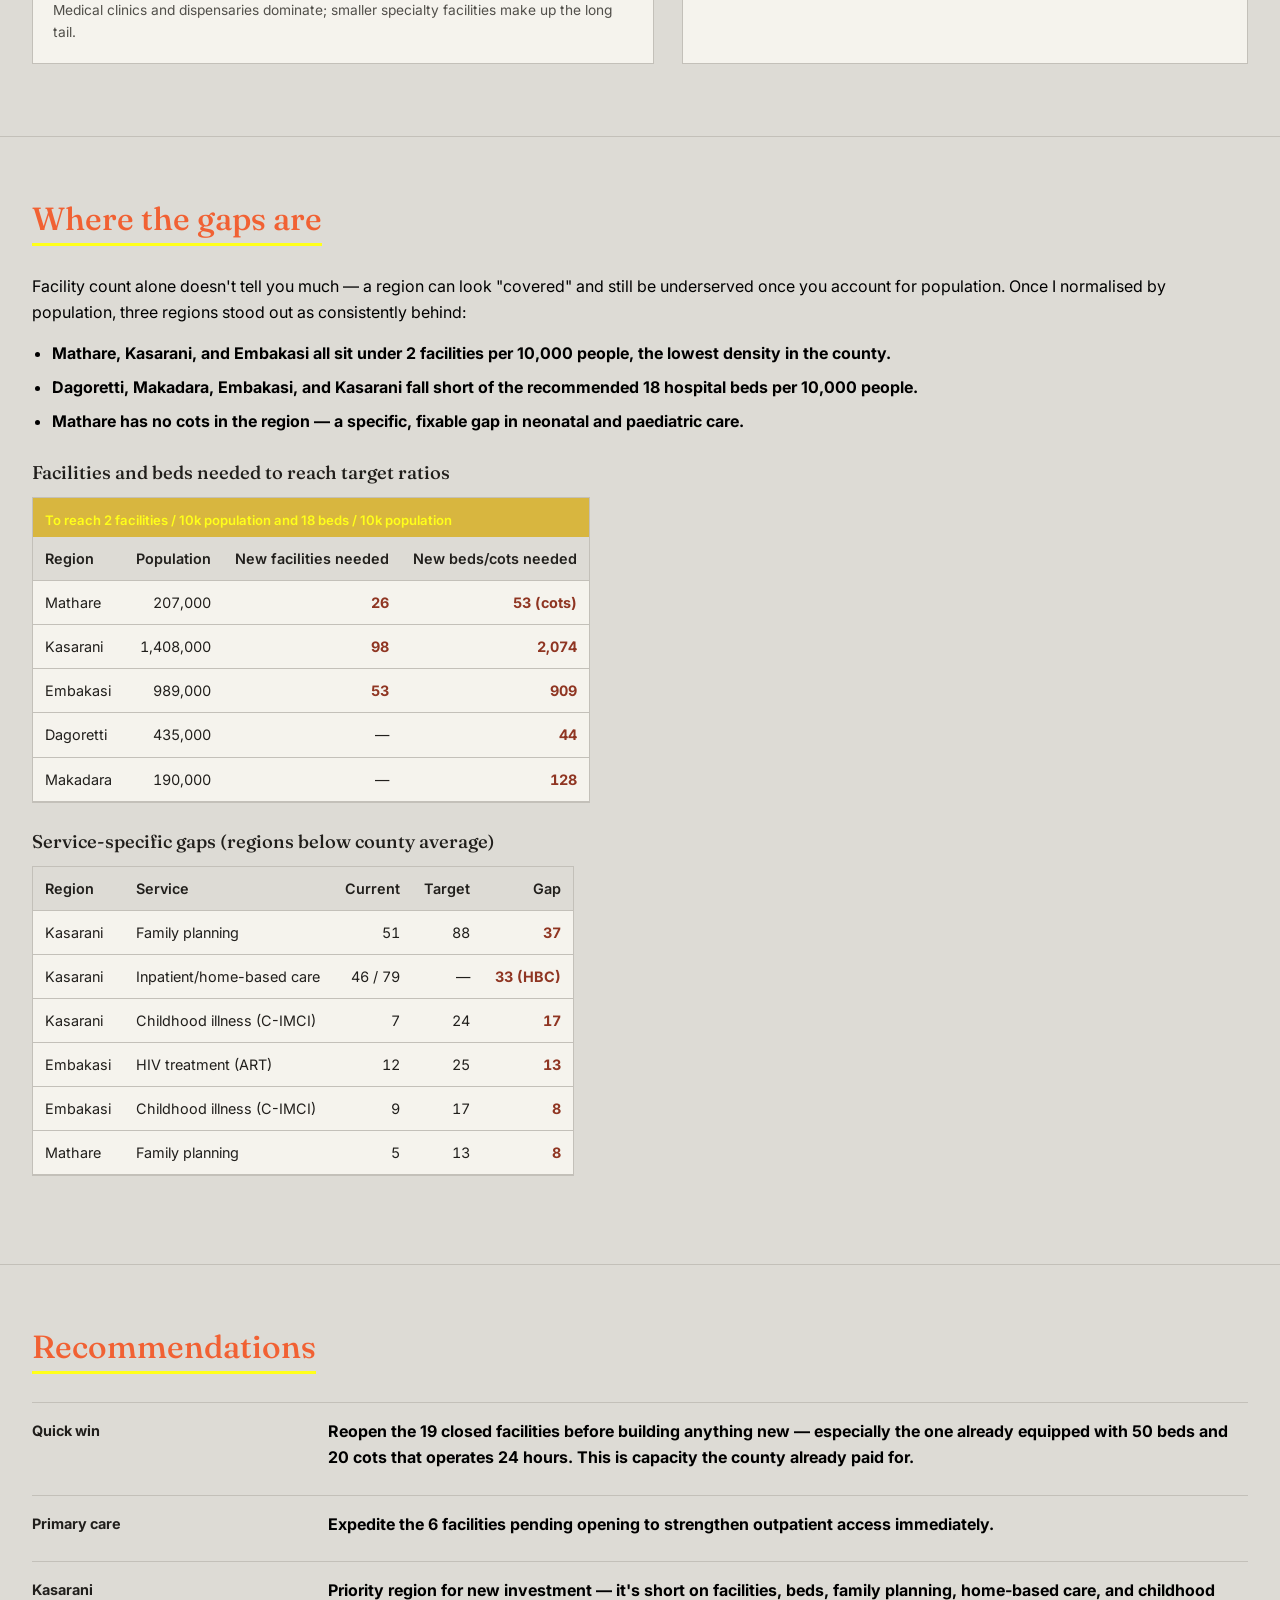
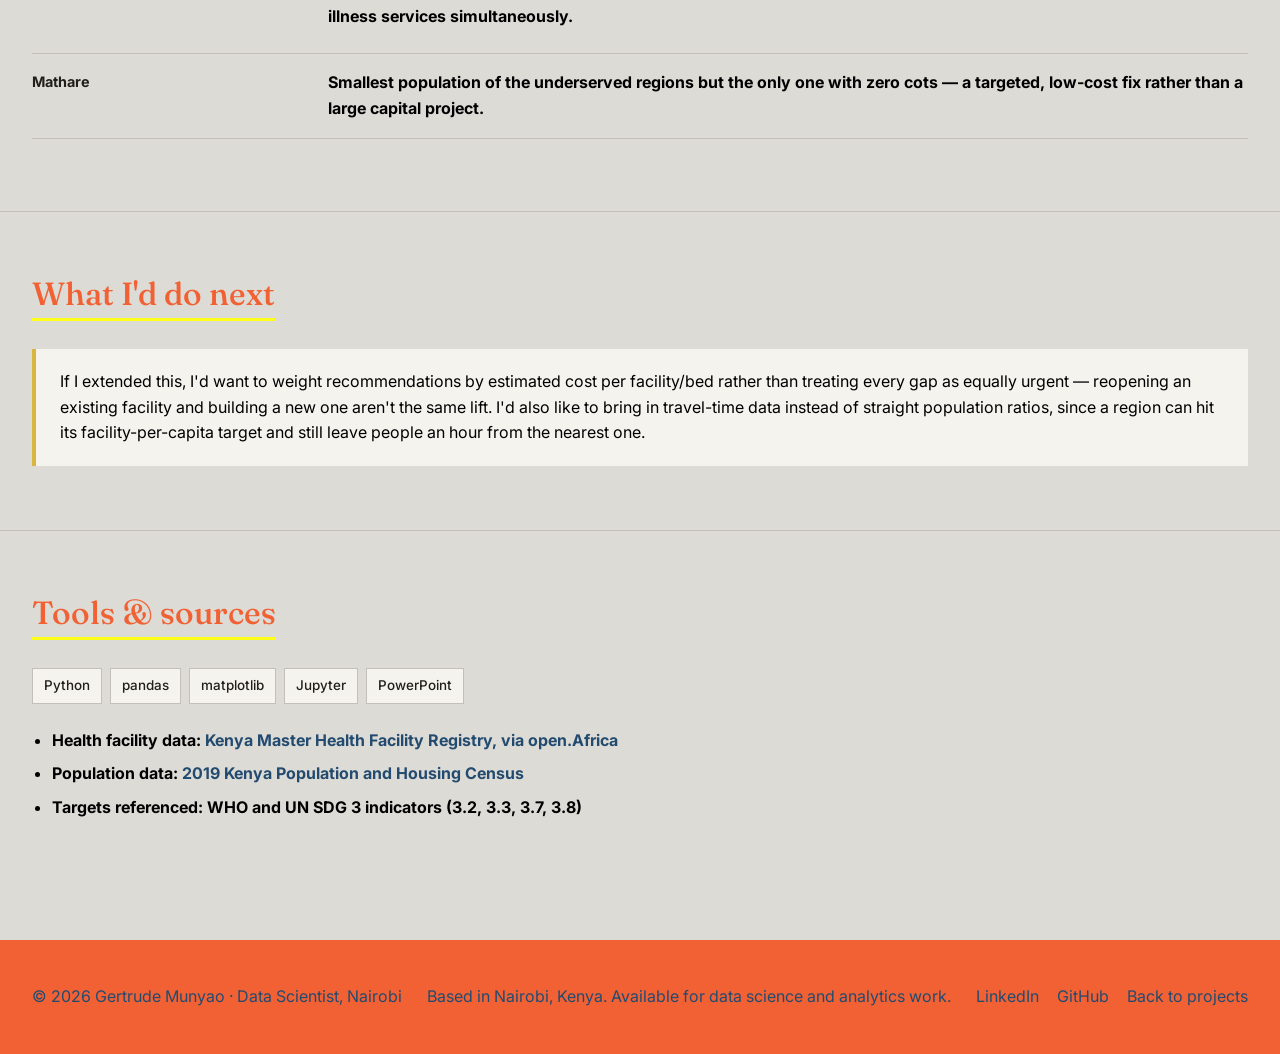
<file: projects/nairobi-healthcare-access.html>
<!DOCTYPE html>
<html lang="en">
  <head>
    <meta charset="UTF-8">
    <meta name="viewport" content="width=device-width, initial-scale=1">
    <title>Mapping Healthcare Access Gaps in Nairobi County — Gertrude</title>
    <meta
      name="description"
      content="Facility-level analysis of healthcare access in Nairobi County using regional benchmarks."
    >
    <link rel="preconnect" href="https://fonts.googleapis.com">
    <link rel="preconnect" href="https://fonts.gstatic.com" crossorigin>
    <link
      href="https://fonts.googleapis.com/css2?family=Fraunces:opsz,wght@9..144,500&family=IBM+Plex+Mono:wght@500&family=Inter:wght@400;500;600&display=swap"
      rel="stylesheet"
    >
    <link rel="stylesheet" href="styles.css">
  </head>
  <body class="healthcare-page">
    <a class="skip-link" href="#main">Skip to content</a>

    <nav aria-label="Primary">
      <div class="wrap">
        <a class="brand" href="../index.html">Gertrude Munyao</a>
        <div class="nav-links">
          <a href="#context">Context</a>
          <a href="#gaps">Access gaps</a>
          <a href="#recommendations">Recommendations</a>
          <a href="#next">Next steps</a>
          <a href="#sources">Tools &amp; sources</a>
          <a href="../my-projects.html">All projects</a>
          <a href="../index.html">Home</a>
        </div>
      </div>
    </nav>

    <header class="hero">
      <div class="wrap">
        <div class="hero-summary">
          <div class="hero-summary-copy">
            <p class="kicker">Public Health &middot; Data Analysis</p>
            <h1>Mapping healthcare access gaps in Nairobi County</h1>
            <p class="lede">
              A facility-level analysis of Nairobi's health infrastructure against Universal Health Coverage
              and SDG 3 targets - identifying where the county is underserved and what it would take to close
              the gap.
            </p>
            <div class="hero-actions">
              <a
                class="button primary"
                href="https://github.com/MunyaoG/healthcare-gaps-analysis-python"
                target="_blank"
                rel="noopener noreferrer"
                >View on GitHub</a
              >
              <a
                class="button"
                href="Presentation-Healthcare-Access-Gaps-in-Nairobi.pdf"
                >Read the slide deck</a
              >
            </div>
          </div>
          <table class="hero-meta-table" aria-label="Project details">
            <tbody>
              <tr>
                <th scope="row">Role</th>
                <td>Independent Analysis</td>
              </tr>
              <tr>
                <th scope="row">Tools</th>
                <td>Python, Jupyter, pandas, matplotlib</td>
              </tr>
              <tr>
                <th scope="row">Data</th>
                <td>942 facility records, 2019 census</td>
              </tr>
            </tbody>
          </table>
        </div>
      </div>
    </header>

    <main id="main">
      <section class="content-section" id="context">
        <div class="wrap">
          <div class="section-heading">
            <h2>Context</h2>
          </div>
          <p>
            SDG Target 3.8 calls for universal access to quality healthcare. I wanted to know how close
            Nairobi County actually is to that — not at the county level, where averages hide a lot, but
            region by region, facility by facility.
          </p>
          <p>
            I combined the county's health facility registry with 2019 census sub-county population data,
            mapped every facility to one of ten regions, and benchmarked each region against WHO and county
            target ratios for facility density, hospital beds, and four specific services:
            inpatient/home-based care, childhood illness management, HIV treatment, and sexual and
            reproductive health.
          </p>
        </div>
      </section>

      <section class="content-section" id="overview">
        <div class="wrap">
          <div class="section-heading">
            <h2>At a glance</h2>
          </div>
          <div class="stat-strip">
            <div class="stat">
              <div class="n">900+</div>
              <div class="l">registered facilities across Nairobi</div>
            </div>
            <div class="stat">
              <div class="n">19</div>
              <div class="l">closed facilities — untapped capacity</div>
            </div>
            <div class="stat">
              <div class="n">70%</div>
              <div class="l">of facilities are clinics or dispensaries</div>
            </div>
          </div>

          <div class="charts">
            <figure class="chart-card">
              <svg viewBox="0 0 320 215" role="img" aria-label="Bar chart of facility types">
                <text
                  x="0"
                  y="16"
                  font-size="12"
                  fill="#3A3F4E"
                  font-family="IBM Plex Sans, sans-serif"
                  font-weight="600"
                  >Facility types (top 10)</text
                >
                <g font-family="IBM Plex Sans, sans-serif" font-size="8" fill="#3A3F4E">
                  <text x="0" y="37">Medical Clinic</text>
                  <rect x="60" y="28" width="205" height="12" fill="#f16133" />
                  <text x="268" y="37" font-size="7">448</text>
                  <text x="0" y="56">Dispensary</text>
                  <rect x="60" y="47" width="87" height="12" fill="#f16133" />
                  <text x="150" y="56" font-size="7">190</text>
                  <text x="0" y="75">Health Centre</text>
                  <rect x="60" y="66" width="40" height="12" fill="#f16133" />
                  <text x="103" y="75" font-size="7">88</text>
                  <text x="0" y="94">VCT Centre</text>
                  <rect x="60" y="85" width="25" height="12" fill="#f16133" />
                  <text x="88" y="94" font-size="7">54</text>
                  <text x="0" y="113">Other Hospital</text>
                  <rect x="60" y="104" width="18" height="12" fill="#f16133" />
                  <text x="81" y="113" font-size="7">40</text>
                  <text x="0" y="132">Nursing Home</text>
                  <rect x="60" y="123" width="11" height="12" fill="#f16133" />
                  <text x="74" y="132" font-size="7">25</text>
                  <text x="0" y="151">Maternity Home</text>
                  <rect x="60" y="142" width="6" height="12" fill="#f16133" />
                  <text x="69" y="151" font-size="7">14</text>
                  <text x="0" y="170">Laboratory</text>
                  <rect x="60" y="161" width="5" height="12" fill="#f16133" />
                  <text x="68" y="170" font-size="7">13</text>
                  <text x="0" y="189">Medical Centre</text>
                  <rect x="60" y="180" width="4" height="12" fill="#f16133" />
                  <text x="67" y="189" font-size="7">12</text>
                  <text x="0" y="208">Dental Clinic</text>
                  <rect x="60" y="199" width="3" height="12" fill="#f16133" />
                  <text x="65" y="208" font-size="7">10</text>
                </g>
              </svg>
              <figcaption>
                Medical clinics and dispensaries dominate; smaller specialty facilities make up the long tail.
              </figcaption>
            </figure>

            <figure class="chart-card">
              <svg viewBox="0 0 320 215" role="img" aria-label="Pie chart of facility operational status">
                <text
                  x="0"
                  y="16"
                  font-size="12"
                  fill="#3A3F4E"
                  font-family="IBM Plex Sans, sans-serif"
                  font-weight="600"
                  >Operational status</text
                >

                <g transform="translate(160,112)">
                  <circle cx="0" cy="0" r="80" fill="#f16133" />
                  <path d="M0 0 L0 -80 A80 80 0 0 1 10.2 -79.3 Z" fill="#234b70" />
                  <path d="M0 0 L10.2 -79.3 A80 80 0 0 1 13.4 -79 Z" fill="#d8b63f" />
                </g>

                <g
                  font-family="IBM Plex Sans, sans-serif"
                  font-size="9"
                  fill="#3A3F4E"
                  transform="translate(0,196)"
                >
                  <rect x="0" y="0" width="10" height="10" fill="#f16133" />
                  <text x="16" y="9">Operational — 97%</text>
                  <rect x="120" y="0" width="10" height="10" fill="#234b70" />
                  <text x="136" y="9">Closed — 2%</text>
                  <rect x="215" y="0" width="10" height="10" fill="#d8b63f" />
                  <text x="231" y="9">Pending — 1%</text>
                </g>
              </svg>
              <figcaption>
                19 closed, 6 pending opening — 25 facilities of capacity sitting idle.
              </figcaption>
            </figure>
          </div>
        </div>
      </section>

      <section class="content-section" id="gaps">
        <div class="wrap">
          <div class="section-heading">
            <h2>Where the gaps are</h2>
          </div>
          <p>
            Facility count alone doesn't tell you much — a region can look "covered" and still be
            underserved once you account for population. Once I normalised by population, three regions
            stood out as consistently behind:
          </p>
          <ul>
            <li>
              <strong>Mathare, Kasarani, and Embakasi</strong> all sit under 2 facilities per 10,000 people,
              the lowest density in the county.
            </li>
            <li>
              <strong>Dagoretti, Makadara, Embakasi, and Kasarani</strong> fall short of the recommended
              18 hospital beds per 10,000 people.
            </li>
            <li>
              <strong>Mathare has no cots</strong> in the region — a specific, fixable gap in neonatal and
              paediatric care.
            </li>
          </ul>

          <h3>Facilities and beds needed to reach target ratios</h3>
          <div class="table-scroll table-scroll-fit">
            <table>
              <caption class="table-highlight">
                To reach 2 facilities / 10k population and 18 beds / 10k population
              </caption>
              <thead>
                <tr>
                  <th>Region</th>
                  <th class="num">Population</th>
                  <th class="num">New facilities needed</th>
                  <th class="num">New beds/cots needed</th>
                </tr>
              </thead>
              <tbody>
                <tr>
                  <td>Mathare</td>
                  <td class="num">207,000</td>
                  <td class="num flag">26</td>
                  <td class="num flag">53 (cots)</td>
                </tr>
                <tr>
                  <td>Kasarani</td>
                  <td class="num">1,408,000</td>
                  <td class="num flag">98</td>
                  <td class="num flag">2,074</td>
                </tr>
                <tr>
                  <td>Embakasi</td>
                  <td class="num">989,000</td>
                  <td class="num flag">53</td>
                  <td class="num flag">909</td>
                </tr>
                <tr>
                  <td>Dagoretti</td>
                  <td class="num">435,000</td>
                  <td class="num">—</td>
                  <td class="num flag">44</td>
                </tr>
                <tr>
                  <td>Makadara</td>
                  <td class="num">190,000</td>
                  <td class="num">—</td>
                  <td class="num flag">128</td>
                </tr>
              </tbody>
            </table>
          </div>

          <h3>Service-specific gaps (regions below county average)</h3>
          <div class="table-scroll table-scroll-fit">
            <table>
              <thead>
                <tr>
                  <th>Region</th>
                  <th>Service</th>
                  <th class="num">Current</th>
                  <th class="num">Target</th>
                  <th class="num">Gap</th>
                </tr>
              </thead>
              <tbody>
                <tr>
                  <td>Kasarani</td>
                  <td>Family planning</td>
                  <td class="num">51</td>
                  <td class="num">88</td>
                  <td class="num flag">37</td>
                </tr>
                <tr>
                  <td>Kasarani</td>
                  <td>Inpatient/home-based care</td>
                  <td class="num">46 / 79</td>
                  <td class="num">—</td>
                  <td class="num flag">33 (HBC)</td>
                </tr>
                <tr>
                  <td>Kasarani</td>
                  <td>Childhood illness (C-IMCI)</td>
                  <td class="num">7</td>
                  <td class="num">24</td>
                  <td class="num flag">17</td>
                </tr>
                <tr>
                  <td>Embakasi</td>
                  <td>HIV treatment (ART)</td>
                  <td class="num">12</td>
                  <td class="num">25</td>
                  <td class="num flag">13</td>
                </tr>
                <tr>
                  <td>Embakasi</td>
                  <td>Childhood illness (C-IMCI)</td>
                  <td class="num">9</td>
                  <td class="num">17</td>
                  <td class="num flag">8</td>
                </tr>
                <tr>
                  <td>Mathare</td>
                  <td>Family planning</td>
                  <td class="num">5</td>
                  <td class="num">13</td>
                  <td class="num flag">8</td>
                </tr>
              </tbody>
            </table>
          </div>
        </div>
      </section>

      <section class="content-section" id="recommendations">
        <div class="wrap">
          <div class="section-heading">
            <h2>Recommendations</h2>
          </div>
          <ul class="rec-list">
            <li>
              <span class="region">Quick win</span>
              <span>
                Reopen the 19 closed facilities before building anything new — especially the one already
                equipped with 50 beds and 20 cots that operates 24 hours. This is capacity the county already
                paid for.
              </span>
            </li>
            <li>
              <span class="region">Primary care</span>
              <span>
                Expedite the 6 facilities pending opening to strengthen outpatient access immediately.
              </span>
            </li>
            <li>
              <span class="region">Kasarani</span>
              <span>
                Priority region for new investment — it's short on facilities, beds, family planning,
                home-based care, and childhood illness services simultaneously.
              </span>
            </li>
            <li>
              <span class="region">Mathare</span>
              <span>
                Smallest population of the underserved regions but the only one with zero cots — a targeted,
                low-cost fix rather than a large capital project.
              </span>
            </li>
          </ul>
        </div>
      </section>

      <section class="content-section" id="next">
        <div class="wrap">
          <div class="section-heading">
            <h2>What I'd do next</h2>
          </div>
          <div class="reflection">
            <p>
              If I extended this, I'd want to weight recommendations by estimated cost per facility/bed
              rather than treating every gap as equally urgent — reopening an existing facility and
              building a new one aren't the same lift. I'd also like to bring in travel-time data instead of
              straight population ratios, since a region can hit its facility-per-capita target and still
              leave people an hour from the nearest one.
            </p>
          </div>
        </div>
      </section>

      <section class="content-section" id="sources">
        <div class="wrap">
          <div class="section-heading">
            <h2>Tools &amp; sources</h2>
          </div>
          <div class="tools">
            <span>Python</span>
            <span>pandas</span>
            <span>matplotlib</span>
            <span>Jupyter</span>
            <span>PowerPoint</span>
          </div>
          <ul class="source-list">
            <li>
              Health facility data:
              <a
                href="https://open.africa/dataset/health-facilities-in-kenya"
                target="_blank"
                rel="noopener noreferrer"
                >Kenya Master Health Facility Registry, via open.Africa</a
              >
            </li>
            <li>
              Population data:
              <a
                href="https://open.africa/dataset/2019-kenya-population-and-housing-census"
                target="_blank"
                rel="noopener noreferrer"
                >2019 Kenya Population and Housing Census</a
              >
            </li>
            <li>Targets referenced: WHO and UN SDG 3 indicators (3.2, 3.3, 3.7, 3.8)</li>
          </ul>
        </div>
      </section>
    </main>

    <footer>
      <div class="wrap footer-content">
        <p>© 2026 Gertrude Munyao · Data Scientist, Nairobi</p>
        <p>Based in Nairobi, Kenya. Available for data science and analytics work.</p>
        <div class="footer-links">
          <a href="https://www.linkedin.com/in/gertrude-munyao-5137a01b9/">LinkedIn</a>
          <a href="https://github.com/MunyaoG" target="_blank" rel="noopener noreferrer">GitHub</a>
          <a href="../my-projects.html">Back to projects</a>
        </div>
      </div>
    </footer>
  </body>
</html>
</file>
<file: styles.css>
:root {
  --ink: #211f1c;
  --panel: #f5f3ed;
  --paper: #dddbd5;
  --muted: #514f4a;
  --line: #c3c0b9;
  --gold: #d8b63f;
  --yellow: #ffff1a;
  --blue: #234b70;
  --coral: #f16133;
  --mint: #6f9e8a;
  --black: #000000;
}

* {
  box-sizing: border-box;
}

html {
  scroll-behavior: smooth;
  scroll-padding-top: 88px;
}

body {
  margin: 0;
  background: var(--paper);
  color: var(--ink);
  font-family: "Inter", sans-serif;
  line-height: 1.6;
}

a {
  color: var(--ink);
  text-decoration: none;
}

a:hover {
  text-decoration: underline;
  text-underline-offset: 4px;
}

a:focus-visible {
  outline: 2px solid var(--coral);
  outline-offset: 4px;
}

h1,
h2,
h3 {
  margin: 0 0 0.55em;
  font-family: "Fraunces", Georgia, serif;
  font-weight: 500;
  line-height: 1.15;
}

p {
  margin: 0 0 1em;
}

.mono {
  font-family: "IBM Plex Mono", monospace;
}

.wrap {
  width: 95%;
  max-width: 1600px;
  margin-inline: auto;
  padding-inline: 0;
}

.skip-link {
  position: absolute;
  top: 8px;
  left: 8px;
  z-index: 20;
  transform: translateY(-150%);
  padding: 10px 14px;
  background: var(--gold);
  color: var(--ink);
}

.skip-link:focus {
  transform: translateY(0);
}

.eyebrow {
  color: var(--ink);
  font-size: 1.15rem;
  font-weight: 600;
  letter-spacing: 0.08em;
  text-transform: uppercase;
}

.section-label {
  display: inline-block;
  position: relative;
  margin-bottom: 0.75rem;
  padding-bottom: 0.4rem;
  color: var(--ink);
  font-size: 1.1rem;
  font-weight: 700;
  letter-spacing: 0.1em;
  text-transform: uppercase;
}

.section-label::after {
  position: absolute;
  bottom: 0;
  left: 0;
  width: 2rem;
  height: 3px;
  background: var(--coral);
  content: "";
}

.accent-title {
  width: fit-content;
  padding-bottom: 0.35rem;
  border-bottom: 3px solid var(--yellow);
  color: var(--coral);
  font-size: 2rem;
}

.tools-label {
  color: var(--coral);
}

.tools-label::after {
  background: var(--coral);
}

#work .section-label,
#work .section-label a {
  color: var(--coral);
}

.muted {
  color: var(--muted);
}

nav {
  position: sticky;
  top: 0;
  z-index: 10;
  background: var(--coral);
}

nav .wrap {
  display: flex;
  min-height: 68px;
  align-items: center;
  justify-content: space-between;
  gap: 20px;
}

nav .eyebrow {
  margin: 0;
  color: var(--yellow);
}

.brand {
  color: var(--yellow);
  font-family: "Fraunces", Georgia, serif;
  font-size: 3.25rem;
}

.nav-links {
  display: flex;
  flex-wrap: wrap;
  gap: 24px;
  font-size: 0.9rem;
}

.nav-links a {
  color: var(--yellow);
}

.nav-links a:hover {
  color: var(--yellow);
  text-decoration: none;
}

.hero {
  padding-block: clamp(64px, 10vw, 112px) 80px;
  background: var(--coral);
}

.hero#top {
  background: var(--paper);
}

.hero-grid {
  display: grid;
  grid-template-columns: minmax(0, 1.2fr) minmax(260px, 0.8fr);
  align-items: center;
  gap: clamp(32px, 7vw, 88px);
}

.hero h1 {
  max-width: none;
  white-space: nowrap;
}

.hero-copy {
  max-width: none;
  color: var(--black);
  font-size: 1.05rem;
}

.hero-copy strong {
  color: var(--black);
  font-weight: 500;
}

.hero-actions {
  display: flex;
  flex-wrap: wrap;
  gap: 12px;
  margin-top: 28px;
}

.button {
  display: inline-flex;
  min-height: 44px;
  align-items: center;
  justify-content: center;
  padding: 10px 16px;
  border: 1px solid var(--coral);
  background: var(--gold);
  color: var(--ink);
  font-size: 0.9rem;
  font-weight: 600;
}

.button:hover {
  text-decoration: none;
  filter: brightness(1.08);
}

.impact {
  padding: 24px;
  border-top: 3px solid var(--coral);
  background: var(--coral);
}

.impact h2 {
  margin-bottom: 20px;
  color: var(--yellow);
  font-size: 1.25rem;
}

.impact-item {
  padding-block: 14px;
  border-top: 1px solid var(--line);
}

.impact-item .mono {
  display: block;
  color: var(--ink);
  font-size: 1.35rem;
}

.impact-item p {
  margin: 4px 0 0;
  color: var(--muted);
  font-size: 0.84rem;
}

section.content-section {
  padding-block: 76px;
  border-top: 1px solid var(--line);
}

.section-heading {
  display: block;
  margin-bottom: 32px;
}

.section-heading > p {
  max-width: none;
  margin-top: 16px;
}

.project-grid {
  display: grid;
  grid-template-columns: repeat(3, minmax(0, 1fr));
  gap: 16px;
}

.project-card {
  display: flex;
  min-width: 0;
  flex-direction: column;
  padding: 22px;
  border: 1px solid var(--line);
  background: var(--panel);
}

.project-card h3 {
  margin: 12px 0 8px;
  font-size: 1.05rem;
}

.project-card p {
  color: var(--muted);
  font-size: 0.9rem;
}

.project-tools {
  display: flex;
  flex-wrap: wrap;
  align-items: center;
  gap: 10px;
  margin: 8px 0 14px;
}

.project-tools img {
  display: block;
  width: 34px;
  height: 34px;
  object-fit: contain;
}

.project-card .project-tools {
  margin-top: auto;
}

.project-type {
  color: var(--ink);
  font-size: 0.73rem;
  font-weight: 600;
  letter-spacing: 0.07em;
  text-transform: uppercase;
}

.project-links {
  display: flex;
  flex-wrap: wrap;
  gap: 14px;
  padding-top: 14px;
  border-top: 1px solid var(--line);
  font-size: 0.84rem;
  font-weight: 600;
}

#work .project-links a {
  color: var(--blue);
}

.case-list {
  display: grid;
  gap: 0;
}

.case-study {
  display: grid;
  grid-template-columns: minmax(180px, 0.65fr) minmax(0, 1.35fr);
  gap: 32px;
  padding-block: 30px;
  border-top: 1px solid var(--line);
  scroll-margin-top: 88px;
}

.case-study h3 {
  margin: 8px 0;
  font-size: 1.35rem;
}

.case-study p {
  max-width: 70ch;
  margin-bottom: 12px;
  color: var(--muted);
}

.case-study .back-link {
  display: inline-block;
  margin-top: 4px;
  font-size: 0.85rem;
}

.about-grid {
  display: grid;
  grid-template-columns: repeat(2, minmax(0, 1fr));
  gap: 40px;
}

.about-copy {
  max-width: 68ch;
  color: var(--muted);
}

.about-copy strong {
  color: var(--ink);
  font-weight: 500;
}

.education {
  grid-column: 1 / -1;
  padding-top: 20px;
  border-top: 1px solid var(--line);
}

.education h2 {
  margin-bottom: 16px;
}

.education-list {
  max-width: 68ch;
  margin: 0;
  padding: 0;
  list-style: none;
}

.education-list li {
  padding-block: 14px;
  border-top: 1px solid var(--line);
}

.education-list strong,
.education-list span {
  display: block;
}

.education-list strong {
  color: var(--ink);
  font-weight: 600;
}

.education-list span {
  color: var(--muted);
  font-size: 0.9rem;
}

.capabilities {
  grid-column: 2;
}

.capabilities .capability-list {
  grid-template-columns: repeat(2, minmax(0, 1fr));
  grid-template-rows: repeat(4, auto);
  grid-auto-flow: column;
}

.capabilities h2,
.skills > h2 {
  margin-bottom: 20px;
}

.skills {
  grid-column: 1 / -1;
  padding-top: 20px;
  border-top: 1px solid var(--line);
}

.skills-list {
  display: grid;
  grid-template-columns: repeat(3, minmax(0, 1fr));
  gap: 24px;
}

.skill-group {
  padding-top: 12px;
  border-top: 1px solid var(--line);
}

.skill-group h3 {
  margin-bottom: 6px;
  color: var(--ink);
  font-family: "Inter", sans-serif;
  font-size: 0.9rem;
  font-weight: 600;
}

.skill-group p {
  margin: 0;
  color: var(--muted);
  font-size: 0.88rem;
}

.capability-list {
  display: grid;
  grid-template-columns: repeat(2, minmax(0, 1fr));
  column-gap: 32px;
  margin: 0;
  padding: 0;
  list-style: none;
}

.capability-list li {
  padding-block: 14px;
  border-top: 1px solid var(--line);
  color: var(--muted);
  font-size: 0.9rem;
}

.capability-list strong {
  display: block;
  margin-bottom: 4px;
  color: var(--ink);
  font-weight: 600;
}

footer {
  padding-block: 44px;
  background: var(--coral);
  color: var(--blue);
}

.footer-content {
  display: flex;
  flex-wrap: wrap;
  align-items: center;
  justify-content: space-between;
  gap: 20px;
}

.footer-content p {
  margin: 0;
  color: var(--blue);
}

.footer-links {
  display: flex;
  flex-wrap: wrap;
  gap: 18px;
}

.footer-links a {
  color: var(--blue);
}

@media (max-width: 900px) {
  .project-grid {
    grid-template-columns: repeat(2, minmax(0, 1fr));
  }

  .skills-list {
    grid-template-columns: repeat(2, minmax(0, 1fr));
  }

  .hero-grid,
  .about-grid {
    grid-template-columns: 1fr;
  }

  .capabilities {
    grid-column: 1;
  }

  .impact {
    max-width: 620px;
  }
}

@media (max-width: 600px) {
  nav .wrap {
    align-items: flex-start;
    flex-direction: column;
    justify-content: center;
    gap: 8px;
    padding-block: 12px;
  }

  .nav-links {
    gap: 16px;
    font-size: 0.84rem;
  }

  .capabilities .capability-list {
    grid-template-columns: 1fr;
    grid-template-rows: none;
    grid-auto-flow: row;
  }

  .project-grid {
    grid-template-columns: 1fr;
  }

  .skills-list {
    grid-template-columns: 1fr;
  }

  .case-study {
    grid-template-columns: 1fr;
    gap: 8px;
  }

  section.content-section {
    padding-block: 56px;
  }

  .hero {
    padding-top: 56px;
  }

  .hero h1 {
    font-size: 1.75rem;
  }

  .project-card h3 {
    white-space: normal;
    font-size: 1.2rem;
  }
}

@media (prefers-reduced-motion: no-preference) {
  .hero-grid {
    animation: enter 600ms ease-out both;
  }

  @keyframes enter {
    from {
      opacity: 0;
      transform: translateY(12px);
    }
    to {
      opacity: 1;
      transform: translateY(0);
    }
  }
}
</file>
<file: projects/styles.css>
:root {
  --ink: #211f1c;
  --panel: #f5f3ed;
  --paper: #dddbd5;
  --muted: #514f4a;
  --line: #c3c0b9;
  --gold: #d8b63f;
  --yellow: #ffff1a;
  --blue: #234b70;
  --coral: #f16133;
  --mint: #6f9e8a;
  --black: #000000;
}

.case-title {
  width: fit-content;
  max-width: 100%;
  padding-bottom: 0.35rem;
  border-bottom: 3px solid var(--yellow);
  color: var(--ink);
  font-size: clamp(1.8rem, 4vw, 3rem);
  white-space: normal;
}

* {
  box-sizing: border-box;
}

html {
  scroll-behavior: smooth;
  scroll-padding-top: 88px;
}

body {
  margin: 0;
  background: var(--paper);
  color: var(--ink);
  font-family: "Inter", sans-serif;
  line-height: 1.6;
}

a {
  color: var(--ink);
  text-decoration: none;
}

a:hover {
  text-decoration: underline;
  text-underline-offset: 4px;
}

a:focus-visible {
  outline: 2px solid var(--coral);
  outline-offset: 4px;
}

main .content-section a {
  color: var(--blue);
}

h1,
h2,
h3 {
  margin: 0 0 0.55em;
  font-family: "Fraunces", Georgia, serif;
  font-weight: 500;
  line-height: 1.15;
}

p {
  margin: 0 0 1em;
}

.mono {
  font-family: "IBM Plex Mono", monospace;
}

.wrap {
  width: 95%;
  max-width: 1600px;
  margin-inline: auto;
  padding-inline: 0;
}

.skip-link {
  position: absolute;
  top: 8px;
  left: 8px;
  z-index: 20;
  transform: translateY(-150%);
  padding: 10px 14px;
  background: var(--gold);
  color: var(--ink);
}

.skip-link:focus {
  transform: translateY(0);
}

.eyebrow {
  color: var(--ink);
  font-size: 1.15rem;
  font-weight: 600;
  letter-spacing: 0.08em;
  text-transform: uppercase;
}

.section-label {
  display: inline-block;
  position: relative;
  margin-bottom: 0.75rem;
  padding-bottom: 0.4rem;
  color: var(--coral);
  font-size: 1.1rem;
  font-weight: 700;
  letter-spacing: 0.1em;
  text-transform: uppercase;
}

.section-label::after {
  position: absolute;
  bottom: 0;
  left: 0;
  width: 2rem;
  height: 3px;
  background: var(--coral);
  content: "";
}

.accent-title {
  width: fit-content;
  padding-bottom: 0.35rem;
  border-bottom: 3px solid var(--yellow);
  color: var(--ink);
  font-size: 2rem;
}

main .content-section li {
  color: var(--black);
  font-weight: 700;
}

.tools-label {
  color: var(--coral);
}

.tools-label::after {
  background: var(--coral);
}

#work .section-label,
#work .section-label a {
  color: var(--coral);
}

.muted {
  color: var(--muted);
}

nav {
  position: sticky;
  top: 0;
  z-index: 10;
  background: var(--coral);
}

nav .wrap {
  display: flex;
  min-height: 68px;
  align-items: center;
  justify-content: space-between;
  gap: 20px;
}

nav .eyebrow {
  margin: 0;
  color: var(--yellow);
}

.brand {
  color: var(--yellow);
  font-family: "Fraunces", Georgia, serif;
  font-size: 3.25rem;
}

.nav-links {
  display: flex;
  flex-wrap: wrap;
  gap: 24px;
  font-size: 0.9rem;
}

.nav-links a {
  color: var(--yellow);
}

.nav-links a:hover {
  color: var(--yellow);
  text-decoration: none;
}

.hero {
  padding-block: clamp(64px, 10vw, 112px) 80px;
  background: var(--coral);
}

.hero#top {
  background: var(--paper);
}

.hero-grid {
  display: grid;
  grid-template-columns: minmax(0, 1.2fr) minmax(260px, 0.8fr);
  align-items: center;
  gap: clamp(32px, 7vw, 88px);
}

.hero h1 {
  max-width: none;
  white-space: nowrap;
}

.hero-copy {
  max-width: none;
  color: var(--black);
  font-size: 1.05rem;
}

.hero-copy strong {
  color: var(--black);
  font-weight: 500;
}

.hero-actions {
  display: flex;
  flex-wrap: wrap;
  gap: 12px;
  margin-top: 28px;
}

.button {
  display: inline-flex;
  min-height: 44px;
  align-items: center;
  justify-content: center;
  padding: 10px 16px;
  border: 1px solid var(--coral);
  background: var(--gold);
  color: var(--ink);
  font-size: 0.9rem;
  font-weight: 600;
}

.button:hover {
  text-decoration: none;
  filter: brightness(1.08);
}

.impact {
  padding: 24px;
  border-top: 3px solid var(--coral);
  background: var(--paper);
}

.impact h2 {
  width: fit-content;
  margin-bottom: 20px;
  padding-bottom: 0.35rem;
  border-bottom: 3px solid var(--yellow);
  color: var(--coral);
  font-size: 1.25rem;
}

.impact-item {
  padding-block: 14px;
  border-top: 1px solid var(--line);
}

.impact-item .mono {
  display: block;
  color: var(--ink);
  font-size: 1.35rem;
}

.impact-item p {
  margin: 4px 0 0;
  color: var(--muted);
  font-size: 0.84rem;
}

section.content-section {
  padding-block: 76px;
  border-top: 1px solid var(--line);
}

.section-heading {
  display: block;
  margin-bottom: 32px;
}

.section-heading > p {
  max-width: none;
  margin-top: 16px;
}

.project-grid {
  display: grid;
  grid-template-columns: repeat(3, minmax(0, 1fr));
  gap: 16px;
}

.project-card {
  display: flex;
  min-width: 0;
  flex-direction: column;
  padding: 22px;
  border: 1px solid var(--line);
  background: var(--panel);
}

.project-card h3 {
  margin: 12px 0 8px;
  font-size: 1.05rem;
  white-space: nowrap;
}

.project-card p {
  flex: 1;
  color: var(--muted);
  font-size: 0.9rem;
}

.project-type {
  color: var(--ink);
  font-size: 0.73rem;
  font-weight: 600;
  letter-spacing: 0.07em;
  text-transform: uppercase;
}

.project-links {
  display: flex;
  flex-wrap: wrap;
  gap: 14px;
  padding-top: 14px;
  border-top: 1px solid var(--line);
  font-size: 0.84rem;
  font-weight: 600;
}

#work .project-links a {
  color: var(--blue);
}

.case-list {
  display: grid;
  gap: 0;
}

.case-list-results,
.figure-grid-spaced {
  margin-top: 32px;
}

.figure-grid {
  display: grid;
  grid-template-columns: repeat(2, minmax(0, 1fr));
  gap: 20px;
}

.figure-grid-zscore {
  max-width: 900px;
  margin-inline: auto;
}

.figure-grid.even {
  align-items: stretch;
}

.figure {
  min-width: 0;
  margin: 0;
  padding: 20px;
  border: 1px solid var(--line);
  background: var(--panel);
}

.figure-chart-wide {
  max-width: 900px;
  margin: 0 auto 20px;
}

.figure-chart-wide img {
  display: block;
  width: 100%;
  height: auto;
}

.figure figcaption {
  margin-top: 14px;
  color: var(--muted);
  font-size: 0.86rem;
}

.chart-summary {
  display: flex;
  min-height: 220px;
  flex-direction: column;
  justify-content: center;
  gap: 18px;
  padding: 12px;
}

.chart-stat {
  margin: 0;
  color: var(--ink);
  font-size: 1.15rem;
}

.chart-stat strong {
  color: var(--coral);
  font-family: "IBM Plex Mono", monospace;
  font-size: 2.5rem;
}

.chart-note {
  margin: 0;
  color: var(--muted);
}

.chart-track,
.range-axis,
.distribution-axis,
.trimmed-axis {
  position: relative;
  display: flex;
  min-height: 22px;
  overflow: hidden;
  border: 1px solid var(--line);
  background: var(--paper);
}

.chart-track span {
  min-width: 3px;
  background: var(--coral);
}

.range-axis {
  overflow: visible;
  border: 0;
  border-bottom: 2px solid var(--line);
  background: transparent;
}

.range-band {
  position: absolute;
  bottom: -2px;
  left: 0;
  width: 66.666%;
  height: 14px;
  background: var(--coral);
}

.range-threshold {
  position: absolute;
  bottom: -7px;
  left: 66.666%;
  height: 24px;
  border-left: 2px solid var(--blue);
}

.distribution-axis span,
.trimmed-axis span {
  display: flex;
  align-items: center;
  justify-content: center;
  padding: 10px 6px;
  color: var(--ink);
  font-size: 0.76rem;
  text-align: center;
}

.usage-range-major,
.trimmed-range {
  flex: 3;
  background: rgb(241 97 51 / 22%);
}

.usage-range-minor,
.trimmed-rest {
  flex: 2;
  border-left: 1px solid var(--line);
}

.usage-range-tail {
  flex: 1;
  border-left: 1px dashed var(--coral);
  background: rgb(216 182 63 / 25%);
}

.chart-labels {
  display: flex;
  justify-content: space-between;
  gap: 8px;
  color: var(--muted);
  font-size: 0.74rem;
}

.case-study {
  display: grid;
  grid-template-columns: minmax(180px, 0.65fr) minmax(0, 1.35fr);
  gap: 32px;
  padding-block: 30px;
  border-top: 1px solid var(--line);
  scroll-margin-top: 88px;
}

.case-study h3 {
  margin: 8px 0;
  font-size: 1.35rem;
}

.case-study p {
  max-width: 70ch;
  margin-bottom: 12px;
  color: var(--muted);
}

.case-study .back-link {
  display: inline-block;
  margin-top: 4px;
  font-size: 0.85rem;
}

.about-grid {
  display: grid;
  grid-template-columns: repeat(2, minmax(0, 1fr));
  gap: 40px;
}

.about-copy {
  max-width: 68ch;
  color: var(--muted);
}

.about-copy strong {
  color: var(--ink);
  font-weight: 500;
}

.education {
  grid-column: 1 / -1;
  padding-top: 20px;
  border-top: 1px solid var(--line);
}

.education h2 {
  margin-bottom: 16px;
}

.education-list {
  max-width: 68ch;
  margin: 0;
  padding: 0;
  list-style: none;
}

.education-list li {
  padding-block: 14px;
  border-top: 1px solid var(--line);
}

.education-list strong,
.education-list span {
  display: block;
}

.education-list strong {
  color: var(--ink);
  font-weight: 600;
}

.education-list span {
  color: var(--muted);
  font-size: 0.9rem;
}

.capabilities {
  grid-column: 2;
}

.capabilities .capability-list {
  grid-template-columns: repeat(2, minmax(0, 1fr));
  grid-template-rows: repeat(4, auto);
  grid-auto-flow: column;
}

.capabilities h2,
.skills > h2 {
  margin-bottom: 20px;
}

.skills {
  grid-column: 1 / -1;
  padding-top: 20px;
  border-top: 1px solid var(--line);
}

.skills-list {
  display: grid;
  grid-template-columns: repeat(3, minmax(0, 1fr));
  gap: 24px;
}

.skill-group {
  padding-top: 12px;
  border-top: 1px solid var(--line);
}

.skill-group h3 {
  margin-bottom: 6px;
  color: var(--ink);
  font-family: "Inter", sans-serif;
  font-size: 0.9rem;
  font-weight: 600;
}

.skill-group p {
  margin: 0;
  color: var(--muted);
  font-size: 0.88rem;
}

.capability-list {
  display: grid;
  grid-template-columns: repeat(2, minmax(0, 1fr));
  column-gap: 32px;
  margin: 0;
  padding: 0;
  list-style: none;
}

.capability-list li {
  padding-block: 14px;
  border-top: 1px solid var(--line);
  color: var(--muted);
  font-size: 0.9rem;
}

.capability-list strong {
  display: block;
  margin-bottom: 4px;
  color: var(--ink);
  font-weight: 600;
}

footer {
  padding-block: 44px;
  background: var(--coral);
  color: var(--blue);
}

.footer-content {
  display: flex;
  flex-wrap: wrap;
  align-items: center;
  justify-content: space-between;
  gap: 20px;
}

.footer-content p {
  margin: 0;
  color: var(--blue);
}

.footer-links {
  display: flex;
  flex-wrap: wrap;
  gap: 18px;
}

.footer-links a {
  color: var(--blue);
}

@media (max-width: 900px) {
  .project-grid {
    grid-template-columns: repeat(2, minmax(0, 1fr));
  }

  .skills-list {
    grid-template-columns: repeat(2, minmax(0, 1fr));
  }

  .hero-grid,
  .about-grid {
    grid-template-columns: 1fr;
  }

  .capabilities {
    grid-column: 1;
  }

  .impact {
    max-width: 620px;
  }
}

@media (max-width: 600px) {
  nav .wrap {
    align-items: flex-start;
    flex-direction: column;
    justify-content: center;
    gap: 8px;
    padding-block: 12px;
  }

  .nav-links {
    gap: 16px;
    font-size: 0.84rem;
  }

  .capabilities .capability-list {
    grid-template-columns: 1fr;
    grid-template-rows: none;
    grid-auto-flow: row;
  }

  .project-grid {
    grid-template-columns: 1fr;
  }

  .skills-list {
    grid-template-columns: 1fr;
  }

  .case-study {
    grid-template-columns: 1fr;
    gap: 8px;
  }

  .figure-grid {
    grid-template-columns: 1fr;
  }

  section.content-section {
    padding-block: 56px;
  }

  .hero {
    padding-top: 56px;
  }

  .hero h1 {
    font-size: 1.75rem;
  }

  .project-card h3 {
    white-space: normal;
    font-size: 1.2rem;
  }
}

@media (prefers-reduced-motion: no-preference) {
  .hero-grid {
    animation: enter 600ms ease-out both;
  }

  @keyframes enter {
    from {
      opacity: 0;
      transform: translateY(12px);
    }
    to {
      opacity: 1;
      transform: translateY(0);
    }
  }
}

.healthcare-page header.hero {
  padding-block: 64px 56px;
  color: var(--black);
}

.healthcare-page header.hero .back-link {
  display: inline-block;
  margin-bottom: 20px;
  color: var(--yellow);
  font-size: 0.9rem;
}

.healthcare-page header.hero .kicker {
  margin: 0 0 12px;
  color: var(--yellow);
  font-size: 0.9rem;
  font-weight: 600;
  letter-spacing: 0.08em;
  text-transform: uppercase;
}

.healthcare-page header.hero h1 {
  margin-bottom: 20px;
  padding-bottom: 0.35rem;
  border-bottom: 3px solid var(--yellow);
  color: var(--black);
  font-size: clamp(2rem, 5vw, 3.25rem);
  white-space: normal;
}

.healthcare-page header.hero p.lede {
  margin-bottom: 28px;
  color: var(--black);
  font-size: 1.05rem;
}

.healthcare-page .hero-summary {
  display: grid;
  grid-template-columns: minmax(0, 1.5fr) minmax(280px, 0.8fr);
  align-items: center;
  gap: clamp(32px, 6vw, 80px);
}

.healthcare-page .hero-meta-table {
  width: 100%;
  margin: 0;
  border: 1px solid rgb(0 0 0 / 25%);
  border-collapse: collapse;
  background: var(--paper);
  color: var(--ink);
  font-size: 0.9rem;
}

.healthcare-page .hero-meta-table th,
.healthcare-page .hero-meta-table td {
  padding: 14px 16px;
  border-bottom: 1px solid var(--line);
  text-align: left;
  white-space: normal;
}

.healthcare-page .hero-meta-table tr:last-child th,
.healthcare-page .hero-meta-table tr:last-child td {
  border-bottom: 0;
}

.healthcare-page .hero-meta-table th {
  width: 72px;
  background: transparent;
  color: var(--coral);
  font-weight: 700;
}

.healthcare-page main {
  padding-bottom: 40px;
}

.healthcare-page section.content-section {
  padding-block: 64px;
  border-top: 1px solid var(--line);
}

.healthcare-page .section-heading {
  margin-bottom: 28px;
}

.healthcare-page .section-heading h2 {
  width: fit-content;
  margin: 0;
  padding-bottom: 0.35rem;
  border-bottom: 3px solid var(--yellow);
  color: var(--coral);
  font-size: 2rem;
}

.healthcare-page main .content-section p,
.healthcare-page main .content-section li {
  color: var(--black);
}

.healthcare-page main .content-section li {
  font-weight: 700;
}

.healthcare-page .content-section h3 {
  margin: 28px 0 10px;
  font-size: 1.15rem;
}

.healthcare-page ul {
  margin: 0 0 16px;
  padding-left: 20px;
}

.healthcare-page li {
  margin-bottom: 8px;
}

.healthcare-page .stat-strip {
  display: grid;
  grid-template-columns: repeat(3, 1fr);
  gap: 1px;
  margin: 26px 0 30px;
  border: 1px solid var(--line);
  background: var(--line);
}

.healthcare-page .stat {
  min-width: 0;
  padding: 20px 18px;
  background: var(--panel);
}

.healthcare-page .stat .n {
  color: var(--ink);
  font-family: "Fraunces", Georgia, serif;
  font-size: 2rem;
  font-weight: 500;
  line-height: 1;
}

.healthcare-page .stat .l {
  margin-top: 8px;
  color: var(--muted);
  font-size: 0.82rem;
}

.healthcare-page .charts {
  display: grid;
  grid-template-columns: 1.1fr 1fr;
  align-items: stretch;
  gap: 28px;
  margin: 8px 0;
}

.healthcare-page .chart-card {
  min-width: 0;
  margin: 0;
  border: 1px solid var(--line);
  padding: 20px;
  background: var(--panel);
}

.healthcare-page .chart-card svg {
  display: block;
  width: 100%;
  height: auto;
}

.healthcare-page .chart-card figcaption {
  margin-top: 14px;
  color: var(--muted);
  font-size: 0.86rem;
}

.healthcare-page .table-scroll {
  overflow-x: auto;
  margin: 14px 0 24px;
  border: 1px solid var(--line);
  background: var(--panel);
  -webkit-overflow-scrolling: touch;
}

.healthcare-page table {
  width: 100%;
  margin: 0;
  border-collapse: collapse;
  font-size: 0.9rem;
}

.healthcare-page .table-scroll table {
  width: max-content;
  min-width: 540px;
}

.healthcare-page .table-scroll-fit {
  width: fit-content;
  max-width: 100%;
}

.healthcare-page caption {
  padding: 12px 12px 6px;
  color: var(--muted);
  font-size: 0.82rem;
  text-align: left;
  caption-side: top;
}

.healthcare-page .table-highlight {
  background: var(--gold);
  color: var(--yellow);
  font-weight: 600;
}

.healthcare-page th,
.healthcare-page td {
  padding: 10px 12px;
  border-bottom: 1px solid var(--line);
  text-align: left;
  white-space: nowrap;
}

.healthcare-page th {
  background: var(--paper);
  color: var(--ink);
  font-weight: 600;
}

.healthcare-page td.num,
.healthcare-page th.num {
  text-align: right;
  font-variant-numeric: tabular-nums;
}

.healthcare-page tr td.flag {
  color: #8f3522;
  font-weight: 700;
}

.healthcare-page .rec-list {
  margin: 0;
  padding: 0;
  list-style: none;
}

.healthcare-page .rec-list li {
  display: grid;
  grid-template-columns: minmax(110px, 0.3fr) 1fr;
  gap: 20px;
  padding: 16px 0;
  border-top: 1px solid var(--line);
}

.healthcare-page .rec-list li:last-child {
  border-bottom: 1px solid var(--line);
}

.healthcare-page .rec-list .region {
  color: var(--ink);
  font-size: 0.9rem;
  font-weight: 700;
}

.healthcare-page .reflection {
  border-left: 4px solid var(--gold);
  padding: 20px 24px;
  background: var(--panel);
}

.healthcare-page .reflection p {
  margin-bottom: 0;
}

.healthcare-page .tools {
  display: flex;
  flex-wrap: wrap;
  gap: 8px;
  margin: 16px 0 24px;
}

.healthcare-page .tools span {
  border: 1px solid var(--line);
  padding: 6px 11px;
  background: var(--panel);
  color: var(--ink);
  font-size: 0.84rem;
  font-weight: 500;
}

.healthcare-page .source-list {
  max-width: 80ch;
}

.healthcare-page .source-list li {
  overflow-wrap: anywhere;
}

@media (max-width: 680px) {
  .healthcare-page .charts {
    grid-template-columns: 1fr;
  }

  .healthcare-page .stat-strip {
    grid-template-columns: 1fr;
  }

  .healthcare-page header.hero {
    padding-block: 52px 40px;
  }

  .healthcare-page .hero-summary {
    grid-template-columns: 1fr;
    gap: 32px;
  }

  .healthcare-page section.content-section {
    padding-block: 48px;
  }
}

@media (max-width: 560px) {
  .healthcare-page .rec-list li {
    grid-template-columns: 1fr;
    gap: 4px;
  }

  .healthcare-page .section-heading h2 {
    font-size: 1.65rem;
  }
}
</file>
